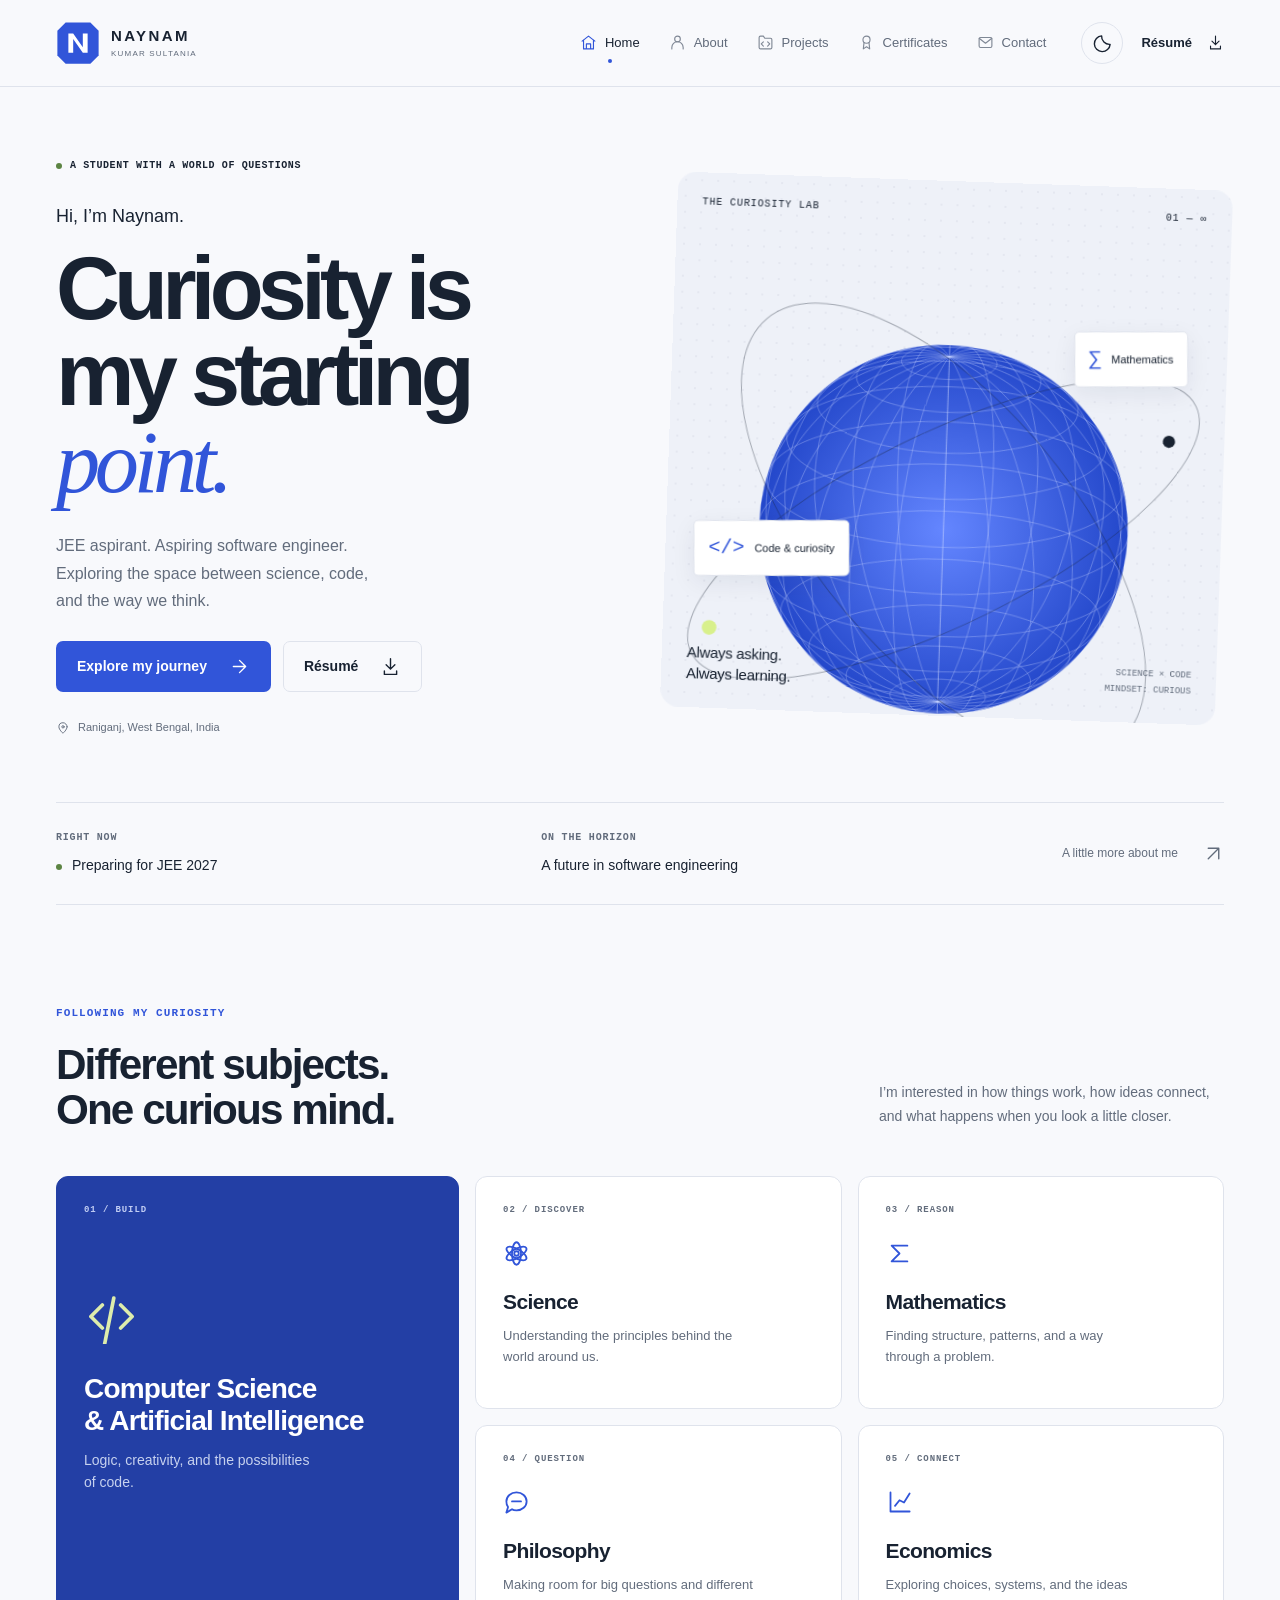
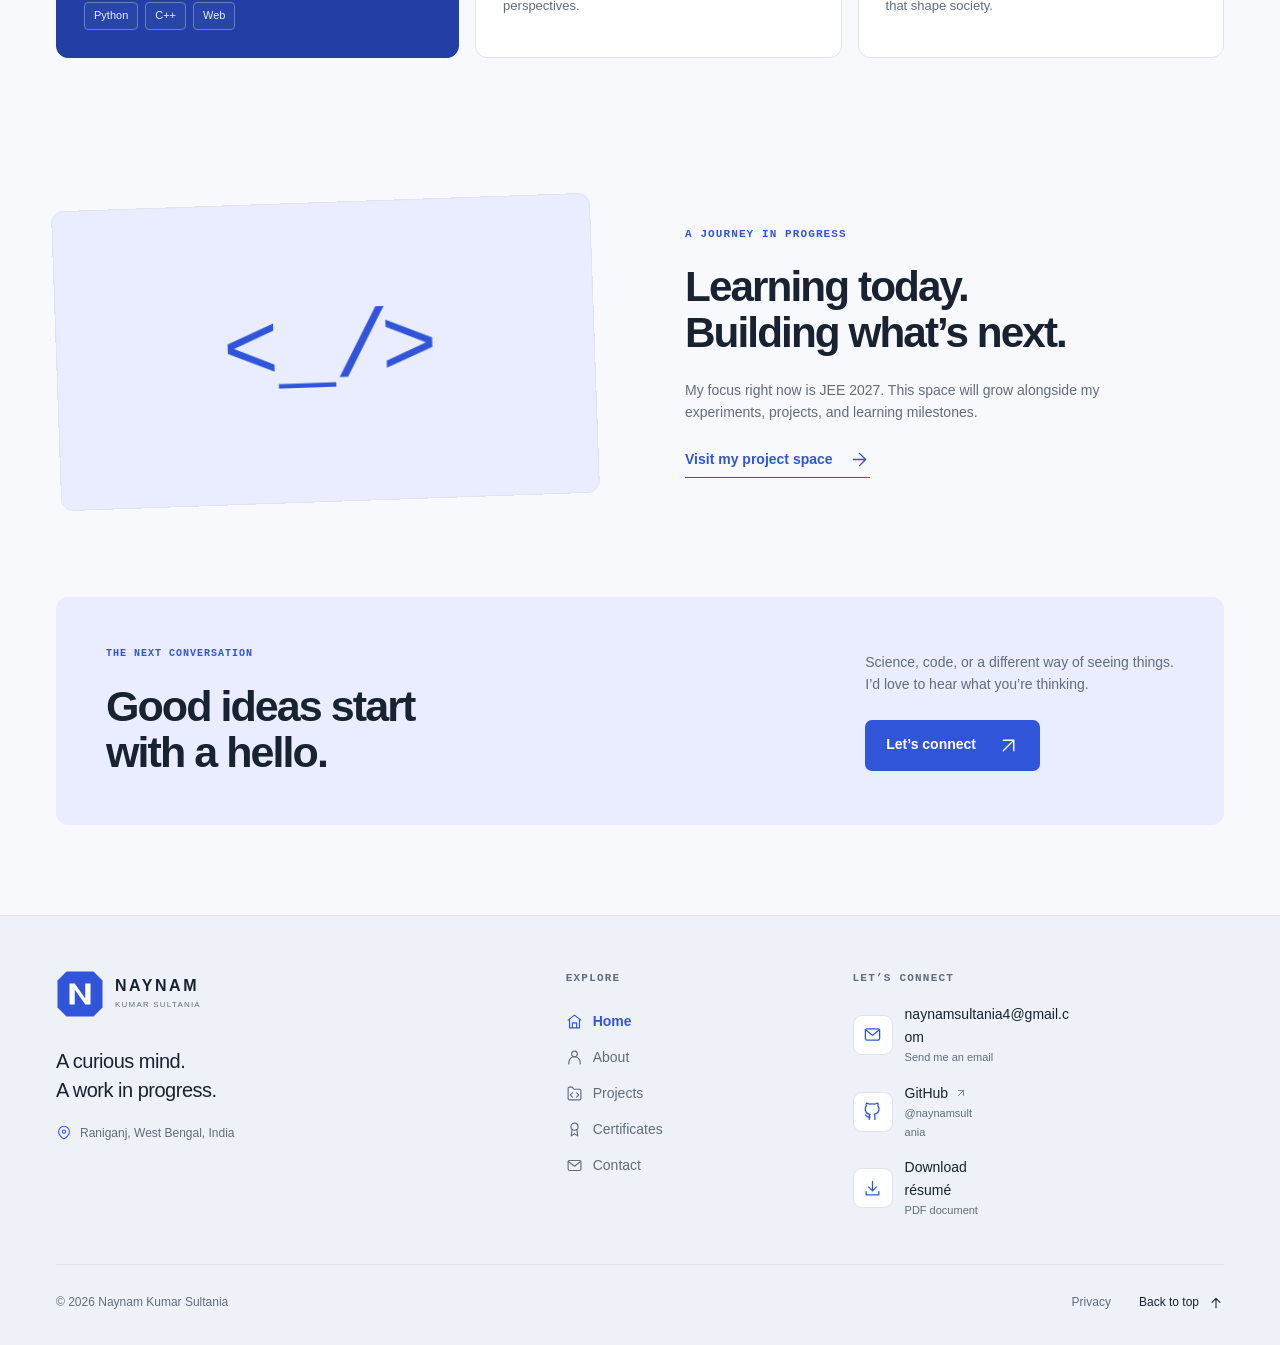
<file: index.html>
<!doctype html>
<html lang="en"><head><meta charset="utf-8"><meta name="viewport" content="width=device-width, initial-scale=1"><title>Home — Naynam Kumar Sultania</title><meta name="description" content="Student &amp; aspiring software engineer. Explore Naynam Kumar Sultania’s interests, education, skills, and journey toward JEE 2027."><meta name="theme-color" content="#f8f9fc"><meta name="color-scheme" content="light dark"><meta property="og:type" content="website"><meta property="og:title" content="Home — Naynam Kumar Sultania"><meta property="og:description" content="Student &amp; aspiring software engineer. Explore Naynam Kumar Sultania’s interests, education, skills, and journey toward JEE 2027."><meta name="twitter:card" content="summary"><link rel="icon" href="assets/favicon.svg?v=2" type="image/svg+xml"><script src="assets/theme.js"></script><link rel="stylesheet" href="assets/style.css?v=4"><script type="application/ld+json">{"@context": "https://schema.org", "@type": "Person", "name": "Naynam Kumar Sultania", "jobTitle": "JEE aspirant and aspiring software engineer", "email": "mailto:naynamsultania4@gmail.com", "address": {"@type": "PostalAddress", "addressLocality": "Raniganj", "addressRegion": "West Bengal", "addressCountry": "IN"}, "knowsAbout": ["Science", "Mathematics", "Computer Science", "Artificial Intelligence", "Philosophy", "Economics", "Python", "C++", "HTML", "CSS", "JavaScript", "MySQL", "PostgreSQL"], "url": "https://naynamsultania.github.io/"}</script><script defer src="assets/content.js"></script><script defer src="assets/main.js?v=4"></script><link rel="canonical" href="https://naynamsultania.github.io/"><meta property="og:url" content="https://naynamsultania.github.io/"></head>
<body id="top" data-page="index"><a class="skip-link" href="#main">Skip to content</a><header class="site-header"><div class="container header-inner"><a class="brand" href="index.html" aria-label="Naynam Kumar Sultania, home"><svg class="brand-symbol" xmlns="http://www.w3.org/2000/svg" viewBox="0 0 64 64" width="44" height="44" aria-hidden="true" focusable="false"><path class="brand-plate" d="M14 2H50L62 14V50L50 62H14L2 50V14Z" fill="#3155d9"/><path class="brand-letter" d="M18 46V18H25L39 38V18H46V46H39L25 26V46Z" fill="#ffffff"/></svg><span class="brand-wordmark" aria-hidden="true"><span class="brand-name">Naynam</span><span class="brand-surname">Kumar Sultania</span></span></a><nav id="main-nav" aria-label="Main navigation"><a href="index.html" aria-current="page"><svg class="icon nav-icon" viewBox="0 0 24 24" fill="none" stroke="currentColor" stroke-width="1.6" stroke-linecap="round" stroke-linejoin="round" aria-hidden="true" focusable="false"><path d="m3 10 9-7 9 7"/><path d="M5 9v12h14V9M9 21v-7h6v7"/></svg><span>Home</span></a><a href="about.html" ><svg class="icon nav-icon" viewBox="0 0 24 24" fill="none" stroke="currentColor" stroke-width="1.6" stroke-linecap="round" stroke-linejoin="round" aria-hidden="true" focusable="false"><circle cx="12" cy="7" r="4"/><path d="M4 21v-2a8 8 0 0 1 16 0v2"/></svg><span>About</span></a><a href="projects.html" ><svg class="icon nav-icon" viewBox="0 0 24 24" fill="none" stroke="currentColor" stroke-width="1.6" stroke-linecap="round" stroke-linejoin="round" aria-hidden="true" focusable="false"><path d="M3 7V5a2 2 0 0 1 2-2h4l2 3h8a2 2 0 0 1 2 2v11a2 2 0 0 1-2 2H5a2 2 0 0 1-2-2V7Z"/><path d="m9 11-3 3 3 3m6-6 3 3-3 3"/></svg><span>Projects</span></a><a href="certificates.html" ><svg class="icon nav-icon" viewBox="0 0 24 24" fill="none" stroke="currentColor" stroke-width="1.6" stroke-linecap="round" stroke-linejoin="round" aria-hidden="true" focusable="false"><circle cx="12" cy="8" r="5"/><path d="m8.5 12-1 9L12 18l4.5 3-1-9"/></svg><span>Certificates</span></a><a href="contact.html" ><svg class="icon nav-icon" viewBox="0 0 24 24" fill="none" stroke="currentColor" stroke-width="1.6" stroke-linecap="round" stroke-linejoin="round" aria-hidden="true" focusable="false"><rect x="3" y="5" width="18" height="14" rx="2"/><path d="m3 6 9 7 9-7"/></svg><span>Contact</span></a></nav><div class="header-actions"><button type="button" class="icon-button theme-toggle" aria-label="Switch to dark mode"><svg class="icon" viewBox="0 0 24 24" fill="none" stroke="currentColor" stroke-width="1.6" stroke-linecap="round" stroke-linejoin="round" aria-hidden="true"><path d="M20.7 13A9 9 0 0 1 11 3.3 9 9 0 1 0 20.7 13Z"/></svg><svg class="icon" viewBox="0 0 24 24" fill="none" stroke="currentColor" stroke-width="1.6" stroke-linecap="round" stroke-linejoin="round" aria-hidden="true"><circle cx="12" cy="12" r="4"/><path d="M12 2v2m0 16v2M2 12h2m16 0h2M5 5l1.4 1.4m11.2 11.2L19 19M5 19l1.4-1.4M17.6 6.4 19 5"/></svg></button><a class="resume-link" href="assets/Naynam_Kumar_Sultania_Resume.pdf" download>Résumé <svg class="icon" viewBox="0 0 24 24" fill="none" stroke="currentColor" stroke-width="1.6" stroke-linecap="round" stroke-linejoin="round" aria-hidden="true"><path d="M12 3v12m-5-5 5 5 5-5M5 17v4h14v-4"/></svg></a><button type="button" class="icon-button menu-toggle" aria-label="Open menu" aria-controls="main-nav" aria-expanded="false"><svg class="icon" viewBox="0 0 24 24" fill="none" stroke="currentColor" stroke-width="1.6" stroke-linecap="round" stroke-linejoin="round" aria-hidden="true"><path d="M4 7h16M4 12h16M4 17h16"/></svg></button></div></div></header>
<main id="main">
<section class="hero container">
 <div class="hero-copy"><div class="availability"><span></span> A STUDENT WITH A WORLD OF QUESTIONS</div>
 <p class="hero-hello">Hi, I’m Naynam.</p><h1>Curiosity is<br>my starting<br><em>point.</em></h1>
 <p class="hero-description">JEE aspirant. Aspiring software engineer.<br>Exploring the space between science, code,<br class="desktop-break"> and the way we think.</p>
 <div class="hero-actions"><a class="button primary" href="about.html" >Explore my journey<svg class="icon" viewBox="0 0 24 24" fill="none" stroke="currentColor" stroke-width="1.6" stroke-linecap="round" stroke-linejoin="round" aria-hidden="true"><path d="M5 12h14M12 5l7 7-7 7"/></svg></a><a class="button secondary" href="assets/Naynam_Kumar_Sultania_Resume.pdf" download>Résumé<svg class="icon" viewBox="0 0 24 24" fill="none" stroke="currentColor" stroke-width="1.6" stroke-linecap="round" stroke-linejoin="round" aria-hidden="true"><path d="M12 3v12m-5-5 5 5 5-5M5 17v4h14v-4"/></svg></a></div>
 <p class="hero-location"><svg class="icon" viewBox="0 0 24 24" fill="none" stroke="currentColor" stroke-width="1.6" stroke-linecap="round" stroke-linejoin="round" aria-hidden="true"><path d="M19 10c0 5-7 11-7 11S5 15 5 10a7 7 0 0 1 14 0Z"/><circle cx="12" cy="10" r="2"/></svg> Raniganj, West Bengal, India</p></div>
 <div class="orbit-art" aria-hidden="true"><div class="art-top"><span>THE CURIOSITY LAB</span><span>01 — ∞</span></div>
    <svg class="orbital" viewBox="0 0 500 500"><defs><radialGradient id="sphere"><stop stop-color="#6486ff"/><stop offset="1" stop-color="#2347ca"/></radialGradient></defs><circle cx="250" cy="250" r="151" fill="url(#sphere)"/><g fill="none" stroke="#cad5ff" stroke-opacity=".38" stroke-width=".75"><polyline points="289.08,113.49 289.08,113.25 289.06,113.01 289.03,112.77 288.99,112.53 288.93,112.30 288.87,112.06 288.79,111.82 288.70,111.58 288.60,111.34 288.49,111.10 288.36,110.87 288.23,110.63 288.08,110.40 287.92,110.16 287.75,109.93 287.57,109.70 287.37,109.47 287.17,109.24 286.95,109.01 286.72,108.79 286.49,108.56 286.24,108.34 285.97,108.12 285.70,107.90 285.42,107.68 285.13,107.46 284.82,107.24 284.51,107.03 284.18,106.82 283.85,106.61 283.50,106.40 283.14,106.20 282.78,106.00 282.40,105.80 282.01,105.60 281.62,105.40 281.21,105.21 280.80,105.02 280.37,104.83 279.94,104.65 279.50,104.46 279.04,104.28 278.58,104.11 278.11,103.93 277.63,103.76 277.15,103.59 276.65,103.43 276.15,103.26 275.64,103.10 275.12,102.95 274.59,102.80 274.06,102.65 273.52,102.50 272.97,102.36 272.42,102.22 271.85,102.08 271.29,101.95 270.71,101.82 270.13,101.69 269.54,101.57 268.95,101.45 268.35,101.34 267.74,101.23 267.13,101.12 266.52,101.02 265.90,100.92 265.27,100.82 264.64,100.73 264.01,100.64 263.37,100.56 262.72,100.48 262.08,100.40 261.43,100.33 260.77,100.26 260.12,100.20 259.45,100.14 258.79,100.08 258.13,100.03 257.46,99.98 256.79,99.94 256.11,99.90 255.44,99.86 254.76,99.83 254.09,99.80 253.41,99.78 252.73,99.76 252.05,99.75 251.36,99.74 250.68,99.73 250.00,99.73 249.32,99.73 248.64,99.74 247.95,99.75 247.27,99.76 246.59,99.78 245.91,99.80 245.24,99.83 244.56,99.86 243.89,99.90 243.21,99.94 242.54,99.98 241.87,100.03 241.21,100.08 240.55,100.14 239.88,100.20 239.23,100.26 238.57,100.33 237.92,100.40 237.28,100.48 236.63,100.56 235.99,100.64 235.36,100.73 234.73,100.82 234.10,100.92 233.48,101.02 232.87,101.12 232.26,101.23 231.65,101.34 231.05,101.45 230.46,101.57 229.87,101.69 229.29,101.82 228.71,101.95 228.15,102.08 227.58,102.22 227.03,102.36 226.48,102.50 225.94,102.65 225.41,102.80 224.88,102.95 224.36,103.10 223.85,103.26 223.35,103.43 222.85,103.59 222.37,103.76 221.89,103.93 221.42,104.11 220.96,104.28 220.50,104.46 220.06,104.65 219.63,104.83 219.20,105.02 218.79,105.21 218.38,105.40 217.99,105.60 217.60,105.80 217.22,106.00 216.86,106.20 216.50,106.40 216.15,106.61 215.82,106.82 215.49,107.03 215.18,107.24 214.87,107.46 214.58,107.68 214.30,107.90 214.03,108.12 213.76,108.34 213.51,108.56 213.28,108.79 213.05,109.01 212.83,109.24 212.63,109.47 212.43,109.70 212.25,109.93 212.08,110.16 211.92,110.40 211.77,110.63 211.64,110.87 211.51,111.10 211.40,111.34 211.30,111.58 211.21,111.82 211.13,112.06 211.07,112.30 211.01,112.53 210.97,112.77 210.94,113.01 210.92,113.25 210.92,113.49 210.92,113.74 210.94,113.98 210.97,114.22 211.01,114.46 211.07,114.69 211.13,114.93 211.21,115.17 211.30,115.41 211.40,115.65 211.51,115.89 211.64,116.12 211.77,116.36 211.92,116.59 212.08,116.83 212.25,117.06 212.43,117.29 212.63,117.52 212.83,117.75 213.05,117.98 213.28,118.20 213.51,118.43 213.76,118.65 214.03,118.87 214.30,119.09 214.58,119.31 214.87,119.53 215.18,119.75 215.49,119.96 215.82,120.17 216.15,120.38 216.50,120.59 216.86,120.79 217.22,120.99 217.60,121.19 217.99,121.39 218.38,121.59 218.79,121.78 219.20,121.97 219.63,122.16 220.06,122.34 220.50,122.53 220.96,122.71 221.42,122.88 221.89,123.06 222.37,123.23 222.85,123.40 223.35,123.56 223.85,123.73 224.36,123.89 224.88,124.04 225.41,124.19 225.94,124.34 226.48,124.49 227.03,124.63 227.58,124.77 228.15,124.91 228.71,125.04 229.29,125.17 229.87,125.30 230.46,125.42 231.05,125.54 231.65,125.65 232.26,125.76 232.87,125.87 233.48,125.97 234.10,126.07 234.73,126.17 235.36,126.26 235.99,126.35 236.63,126.43 237.28,126.51 237.92,126.59 238.57,126.66 239.23,126.73 239.88,126.79 240.55,126.85 241.21,126.91 241.87,126.96 242.54,127.01 243.21,127.05 243.89,127.09 244.56,127.13 245.24,127.16 245.91,127.19 246.59,127.21 247.27,127.23 247.95,127.24 248.64,127.25 249.32,127.26 250.00,127.26 250.68,127.26 251.36,127.25 252.05,127.24 252.73,127.23 253.41,127.21 254.09,127.19 254.76,127.16 255.44,127.13 256.11,127.09 256.79,127.05 257.46,127.01 258.13,126.96 258.79,126.91 259.45,126.85 260.12,126.79 260.77,126.73 261.43,126.66 262.08,126.59 262.72,126.51 263.37,126.43 264.01,126.35 264.64,126.26 265.27,126.17 265.90,126.07 266.52,125.97 267.13,125.87 267.74,125.76 268.35,125.65 268.95,125.54 269.54,125.42 270.13,125.30 270.71,125.17 271.29,125.04 271.85,124.91 272.42,124.77 272.97,124.63 273.52,124.49 274.06,124.34 274.59,124.19 275.12,124.04 275.64,123.89 276.15,123.73 276.65,123.56 277.15,123.40 277.63,123.23 278.11,123.06 278.58,122.88 279.04,122.71 279.50,122.53 279.94,122.34 280.37,122.16 280.80,121.97 281.21,121.78 281.62,121.59 282.01,121.39 282.40,121.19 282.78,120.99 283.14,120.79 283.50,120.59 283.85,120.38 284.18,120.17 284.51,119.96 284.82,119.75 285.13,119.53 285.42,119.31 285.70,119.09 285.97,118.87 286.24,118.65 286.49,118.43 286.72,118.20 286.95,117.98 287.17,117.75 287.37,117.52 287.57,117.29 287.75,117.06 287.92,116.83 288.08,116.59 288.23,116.36 288.36,116.12 288.49,115.89 288.60,115.65 288.70,115.41 288.79,115.17 288.87,114.93 288.93,114.69 288.99,114.46 289.03,114.22 289.06,113.98 289.08,113.74 289.08,113.49"/><polyline points="325.50,127.61 325.49,127.15 325.45,126.68 325.40,126.22 325.32,125.76 325.21,125.29 325.09,124.83 324.94,124.37 324.77,123.91 324.57,123.45 324.35,122.99 324.11,122.54 323.85,122.08 323.56,121.63 323.26,121.18 322.93,120.73 322.58,120.28 322.20,119.84 321.80,119.39 321.39,118.95 320.95,118.52 320.49,118.08 320.00,117.65 319.50,117.22 318.97,116.80 318.43,116.37 317.86,115.95 317.27,115.54 316.66,115.13 316.03,114.72 315.38,114.31 314.72,113.91 314.03,113.52 313.32,113.13 312.59,112.74 311.85,112.36 311.08,111.98 310.30,111.61 309.49,111.24 308.67,110.88 307.84,110.52 306.98,110.16 306.11,109.82 305.22,109.47 304.31,109.14 303.39,108.81 302.45,108.48 301.49,108.16 300.52,107.85 299.53,107.54 298.53,107.24 297.51,106.94 296.48,106.65 295.44,106.37 294.38,106.10 293.31,105.83 292.22,105.56 291.12,105.31 290.01,105.06 288.89,104.82 287.75,104.58 286.60,104.35 285.45,104.13 284.28,103.92 283.10,103.71 281.91,103.51 280.71,103.32 279.50,103.13 278.28,102.95 277.06,102.78 275.82,102.62 274.58,102.47 273.33,102.32 272.07,102.18 270.81,102.05 269.54,101.92 268.27,101.81 266.98,101.70 265.70,101.60 264.41,101.50 263.11,101.42 261.81,101.34 260.51,101.28 259.20,101.21 257.89,101.16 256.58,101.12 255.27,101.08 253.95,101.05 252.63,101.03 251.32,101.02 250.00,101.02 248.68,101.02 247.37,101.03 246.05,101.05 244.73,101.08 243.42,101.12 242.11,101.16 240.80,101.21 239.49,101.28 238.19,101.34 236.89,101.42 235.59,101.50 234.30,101.60 233.02,101.70 231.73,101.81 230.46,101.92 229.19,102.05 227.93,102.18 226.67,102.32 225.42,102.47 224.18,102.62 222.94,102.78 221.72,102.95 220.50,103.13 219.29,103.32 218.09,103.51 216.90,103.71 215.72,103.92 214.55,104.13 213.40,104.35 212.25,104.58 211.11,104.82 209.99,105.06 208.88,105.31 207.78,105.56 206.69,105.83 205.62,106.10 204.56,106.37 203.52,106.65 202.49,106.94 201.47,107.24 200.47,107.54 199.48,107.85 198.51,108.16 197.55,108.48 196.61,108.81 195.69,109.14 194.78,109.47 193.89,109.82 193.02,110.16 192.16,110.52 191.33,110.88 190.51,111.24 189.70,111.61 188.92,111.98 188.15,112.36 187.41,112.74 186.68,113.13 185.97,113.52 185.28,113.91 184.62,114.31 183.97,114.72 183.34,115.13 182.73,115.54 182.14,115.95 181.57,116.37 181.03,116.80 180.50,117.22 180.00,117.65 179.51,118.08 179.05,118.52 178.61,118.95 178.20,119.39 177.80,119.84 177.42,120.28 177.07,120.73 176.74,121.18 176.44,121.63 176.15,122.08 175.89,122.54 175.65,122.99 175.43,123.45 175.23,123.91 175.06,124.37 174.91,124.83 174.79,125.29 174.68,125.76 174.60,126.22 174.55,126.68 174.51,127.15 174.50,127.61 174.51,128.08 174.55,128.54 174.60,129.00 174.68,129.47 174.79,129.93 174.91,130.39 175.06,130.85 175.23,131.31 175.43,131.77 175.65,132.23 175.89,132.69 176.15,133.14 176.44,133.60 176.74,134.05 177.07,134.50 177.42,134.94 177.80,135.39 178.20,135.83 178.61,136.27 179.05,136.71 179.51,137.14 180.00,137.58 180.50,138.01 181.03,138.43 181.57,138.85 182.14,139.27 182.73,139.69 183.34,140.10 183.97,140.51 184.62,140.91 185.28,141.31 185.97,141.71 186.68,142.10 187.41,142.49 188.15,142.87 188.92,143.25 189.70,143.62 190.51,143.99 191.33,144.35 192.16,144.71 193.02,145.06 193.89,145.41 194.78,145.75 195.69,146.09 196.61,146.42 197.55,146.74 198.51,147.06 199.48,147.38 200.47,147.69 201.47,147.99 202.49,148.28 203.52,148.57 204.56,148.85 205.62,149.13 206.69,149.40 207.78,149.66 208.88,149.92 209.99,150.17 211.11,150.41 212.25,150.65 213.40,150.87 214.55,151.10 215.72,151.31 216.90,151.52 218.09,151.72 219.29,151.91 220.50,152.10 221.72,152.27 222.94,152.44 224.18,152.61 225.42,152.76 226.67,152.91 227.93,153.05 229.19,153.18 230.46,153.30 231.73,153.42 233.02,153.53 234.30,153.63 235.59,153.72 236.89,153.81 238.19,153.88 239.49,153.95 240.80,154.01 242.11,154.06 243.42,154.11 244.73,154.14 246.05,154.17 247.37,154.19 248.68,154.21 250.00,154.21 251.32,154.21 252.63,154.19 253.95,154.17 255.27,154.14 256.58,154.11 257.89,154.06 259.20,154.01 260.51,153.95 261.81,153.88 263.11,153.81 264.41,153.72 265.70,153.63 266.98,153.53 268.27,153.42 269.54,153.30 270.81,153.18 272.07,153.05 273.33,152.91 274.58,152.76 275.82,152.61 277.06,152.44 278.28,152.27 279.50,152.10 280.71,151.91 281.91,151.72 283.10,151.52 284.28,151.31 285.45,151.10 286.60,150.87 287.75,150.65 288.89,150.41 290.01,150.17 291.12,149.92 292.22,149.66 293.31,149.40 294.38,149.13 295.44,148.85 296.48,148.57 297.51,148.28 298.53,147.99 299.53,147.69 300.52,147.38 301.49,147.06 302.45,146.74 303.39,146.42 304.31,146.09 305.22,145.75 306.11,145.41 306.98,145.06 307.84,144.71 308.67,144.35 309.49,143.99 310.30,143.62 311.08,143.25 311.85,142.87 312.59,142.49 313.32,142.10 314.03,141.71 314.72,141.31 315.38,140.91 316.03,140.51 316.66,140.10 317.27,139.69 317.86,139.27 318.43,138.85 318.97,138.43 319.50,138.01 320.00,137.58 320.49,137.14 320.95,136.71 321.39,136.27 321.80,135.83 322.20,135.39 322.58,134.94 322.93,134.50 323.26,134.05 323.56,133.60 323.85,133.14 324.11,132.69 324.35,132.23 324.57,131.77 324.77,131.31 324.94,130.85 325.09,130.39 325.21,129.93 325.32,129.47 325.40,129.00 325.45,128.54 325.49,128.08 325.50,127.61"/><polyline points="356.77,150.07 356.76,149.41 356.71,148.76 356.63,148.10 356.51,147.45 356.37,146.79 356.19,146.14 355.98,145.49 355.73,144.84 355.46,144.19 355.15,143.54 354.81,142.89 354.44,142.25 354.04,141.61 353.60,140.97 353.13,140.34 352.64,139.70 352.11,139.07 351.55,138.45 350.96,137.83 350.33,137.21 349.68,136.59 349.00,135.98 348.29,135.37 347.54,134.77 346.77,134.18 345.97,133.58 345.14,133.00 344.28,132.41 343.39,131.84 342.47,131.26 341.52,130.70 340.55,130.14 339.55,129.59 338.52,129.04 337.46,128.50 336.38,127.96 335.27,127.44 334.14,126.91 332.98,126.40 331.79,125.89 330.58,125.39 329.35,124.90 328.09,124.42 326.81,123.94 325.50,123.47 324.17,123.01 322.82,122.56 321.45,122.12 320.05,121.68 318.63,121.26 317.19,120.84 315.74,120.43 314.26,120.03 312.76,119.64 311.24,119.26 309.71,118.89 308.15,118.53 306.58,118.17 304.99,117.83 303.39,117.50 301.76,117.17 300.13,116.86 298.47,116.56 296.81,116.26 295.12,115.98 293.43,115.71 291.72,115.45 290.00,115.20 288.26,114.96 286.52,114.73 284.76,114.51 282.99,114.30 281.22,114.10 279.43,113.92 277.63,113.74 275.83,113.58 274.02,113.42 272.20,113.28 270.37,113.15 268.54,113.03 266.70,112.92 264.86,112.82 263.01,112.74 261.16,112.66 259.31,112.60 257.45,112.55 255.59,112.51 253.73,112.48 251.86,112.46 250.00,112.46 248.14,112.46 246.27,112.48 244.41,112.51 242.55,112.55 240.69,112.60 238.84,112.66 236.99,112.74 235.14,112.82 233.30,112.92 231.46,113.03 229.63,113.15 227.80,113.28 225.98,113.42 224.17,113.58 222.37,113.74 220.57,113.92 218.78,114.10 217.01,114.30 215.24,114.51 213.48,114.73 211.74,114.96 210.00,115.20 208.28,115.45 206.57,115.71 204.88,115.98 203.19,116.26 201.53,116.56 199.87,116.86 198.24,117.17 196.61,117.50 195.01,117.83 193.42,118.17 191.85,118.53 190.29,118.89 188.76,119.26 187.24,119.64 185.74,120.03 184.26,120.43 182.81,120.84 181.37,121.26 179.95,121.68 178.55,122.12 177.18,122.56 175.83,123.01 174.50,123.47 173.19,123.94 171.91,124.42 170.65,124.90 169.42,125.39 168.21,125.89 167.02,126.40 165.86,126.91 164.73,127.44 163.62,127.96 162.54,128.50 161.48,129.04 160.45,129.59 159.45,130.14 158.48,130.70 157.53,131.26 156.61,131.84 155.72,132.41 154.86,133.00 154.03,133.58 153.23,134.18 152.46,134.77 151.71,135.37 151.00,135.98 150.32,136.59 149.67,137.21 149.04,137.83 148.45,138.45 147.89,139.07 147.36,139.70 146.87,140.34 146.40,140.97 145.96,141.61 145.56,142.25 145.19,142.89 144.85,143.54 144.54,144.19 144.27,144.84 144.02,145.49 143.81,146.14 143.63,146.79 143.49,147.45 143.37,148.10 143.29,148.76 143.24,149.41 143.23,150.07 143.24,150.73 143.29,151.38 143.37,152.04 143.49,152.70 143.63,153.35 143.81,154.00 144.02,154.66 144.27,155.31 144.54,155.96 144.85,156.60 145.19,157.25 145.56,157.89 145.96,158.53 146.40,159.17 146.87,159.81 147.36,160.44 147.89,161.07 148.45,161.69 149.04,162.32 149.67,162.94 150.32,163.55 151.00,164.16 151.71,164.77 152.46,165.37 153.23,165.97 154.03,166.56 154.86,167.15 155.72,167.73 156.61,168.31 157.53,168.88 158.48,169.44 159.45,170.00 160.45,170.56 161.48,171.10 162.54,171.65 163.62,172.18 164.73,172.71 165.86,173.23 167.02,173.74 168.21,174.25 169.42,174.75 170.65,175.24 171.91,175.72 173.19,176.20 174.50,176.67 175.83,177.13 177.18,177.58 178.55,178.02 179.95,178.46 181.37,178.88 182.81,179.30 184.26,179.71 185.74,180.11 187.24,180.50 188.76,180.88 190.29,181.25 191.85,181.62 193.42,181.97 195.01,182.31 196.61,182.65 198.24,182.97 199.87,183.28 201.53,183.59 203.19,183.88 204.88,184.16 206.57,184.43 208.28,184.69 210.00,184.95 211.74,185.19 213.48,185.42 215.24,185.64 217.01,185.84 218.78,186.04 220.57,186.23 222.37,186.40 224.17,186.57 225.98,186.72 227.80,186.86 229.63,186.99 231.46,187.11 233.30,187.22 235.14,187.32 236.99,187.40 238.84,187.48 240.69,187.54 242.55,187.59 244.41,187.63 246.27,187.66 248.14,187.68 250.00,187.68 251.86,187.68 253.73,187.66 255.59,187.63 257.45,187.59 259.31,187.54 261.16,187.48 263.01,187.40 264.86,187.32 266.70,187.22 268.54,187.11 270.37,186.99 272.20,186.86 274.02,186.72 275.83,186.57 277.63,186.40 279.43,186.23 281.22,186.04 282.99,185.84 284.76,185.64 286.52,185.42 288.26,185.19 290.00,184.95 291.72,184.69 293.43,184.43 295.12,184.16 296.81,183.88 298.47,183.59 300.13,183.28 301.76,182.97 303.39,182.65 304.99,182.31 306.58,181.97 308.15,181.62 309.71,181.25 311.24,180.88 312.76,180.50 314.26,180.11 315.74,179.71 317.19,179.30 318.63,178.88 320.05,178.46 321.45,178.02 322.82,177.58 324.17,177.13 325.50,176.67 326.81,176.20 328.09,175.72 329.35,175.24 330.58,174.75 331.79,174.25 332.98,173.74 334.14,173.23 335.27,172.71 336.38,172.18 337.46,171.65 338.52,171.10 339.55,170.56 340.55,170.00 341.52,169.44 342.47,168.88 343.39,168.31 344.28,167.73 345.14,167.15 345.97,166.56 346.77,165.97 347.54,165.37 348.29,164.77 349.00,164.16 349.68,163.55 350.33,162.94 350.96,162.32 351.55,161.69 352.11,161.07 352.64,160.44 353.13,159.81 353.60,159.17 354.04,158.53 354.44,157.89 354.81,157.25 355.15,156.60 355.46,155.96 355.73,155.31 355.98,154.66 356.19,154.00 356.37,153.35 356.51,152.70 356.63,152.04 356.71,151.38 356.76,150.73 356.77,150.07"/><polyline points="380.77,179.34 380.75,178.54 380.69,177.73 380.59,176.93 380.45,176.13 380.27,175.32 380.05,174.52 379.80,173.73 379.50,172.93 379.16,172.13 378.78,171.34 378.37,170.55 377.91,169.76 377.42,168.98 376.89,168.20 376.31,167.42 375.70,166.64 375.06,165.87 374.37,165.10 373.65,164.34 372.88,163.58 372.08,162.83 371.25,162.08 370.37,161.34 369.46,160.60 368.52,159.87 367.54,159.15 366.52,158.43 365.46,157.71 364.37,157.01 363.25,156.31 362.09,155.61 360.90,154.93 359.67,154.25 358.41,153.58 357.12,152.92 355.80,152.26 354.44,151.62 353.05,150.98 351.63,150.35 350.18,149.73 348.69,149.12 347.18,148.52 345.64,147.92 344.07,147.34 342.47,146.77 340.84,146.20 339.18,145.65 337.50,145.11 335.79,144.57 334.06,144.05 332.30,143.54 330.51,143.04 328.70,142.55 326.86,142.07 325.01,141.60 323.13,141.15 321.22,140.70 319.30,140.27 317.35,139.85 315.38,139.44 313.40,139.05 311.39,138.67 309.37,138.29 307.33,137.94 305.27,137.59 303.19,137.26 301.10,136.94 298.99,136.63 296.86,136.33 294.73,136.05 292.57,135.78 290.41,135.53 288.23,135.29 286.05,135.06 283.85,134.84 281.64,134.64 279.42,134.45 277.19,134.28 274.95,134.12 272.71,133.97 270.46,133.84 268.20,133.72 265.94,133.62 263.67,133.53 261.40,133.45 259.12,133.39 256.84,133.34 254.56,133.30 252.28,133.28 250.00,133.27 247.72,133.28 245.44,133.30 243.16,133.34 240.88,133.39 238.60,133.45 236.33,133.53 234.06,133.62 231.80,133.72 229.54,133.84 227.29,133.97 225.05,134.12 222.81,134.28 220.58,134.45 218.36,134.64 216.15,134.84 213.95,135.06 211.77,135.29 209.59,135.53 207.43,135.78 205.27,136.05 203.14,136.33 201.01,136.63 198.90,136.94 196.81,137.26 194.73,137.59 192.67,137.94 190.63,138.29 188.61,138.67 186.60,139.05 184.62,139.44 182.65,139.85 180.70,140.27 178.78,140.70 176.87,141.15 174.99,141.60 173.14,142.07 171.30,142.55 169.49,143.04 167.70,143.54 165.94,144.05 164.21,144.57 162.50,145.11 160.82,145.65 159.16,146.20 157.53,146.77 155.93,147.34 154.36,147.92 152.82,148.52 151.31,149.12 149.82,149.73 148.37,150.35 146.95,150.98 145.56,151.62 144.20,152.26 142.88,152.92 141.59,153.58 140.33,154.25 139.10,154.93 137.91,155.61 136.75,156.31 135.63,157.01 134.54,157.71 133.48,158.43 132.46,159.15 131.48,159.87 130.54,160.60 129.63,161.34 128.75,162.08 127.92,162.83 127.12,163.58 126.35,164.34 125.63,165.10 124.94,165.87 124.30,166.64 123.69,167.42 123.11,168.20 122.58,168.98 122.09,169.76 121.63,170.55 121.22,171.34 120.84,172.13 120.50,172.93 120.20,173.73 119.95,174.52 119.73,175.32 119.55,176.13 119.41,176.93 119.31,177.73 119.25,178.54 119.23,179.34 119.25,180.14 119.31,180.95 119.41,181.75 119.55,182.55 119.73,183.35 119.95,184.16 120.20,184.95 120.50,185.75 120.84,186.55 121.22,187.34 121.63,188.13 122.09,188.92 122.58,189.70 123.11,190.48 123.69,191.26 124.30,192.04 124.94,192.81 125.63,193.58 126.35,194.34 127.12,195.10 127.92,195.85 128.75,196.60 129.63,197.34 130.54,198.08 131.48,198.81 132.46,199.53 133.48,200.25 134.54,200.97 135.63,201.67 136.75,202.37 137.91,203.07 139.10,203.75 140.33,204.43 141.59,205.10 142.88,205.76 144.20,206.42 145.56,207.06 146.95,207.70 148.37,208.33 149.82,208.95 151.31,209.56 152.82,210.16 154.36,210.76 155.93,211.34 157.53,211.91 159.16,212.48 160.82,213.03 162.50,213.57 164.21,214.11 165.94,214.63 167.70,215.14 169.49,215.64 171.30,216.13 173.14,216.61 174.99,217.08 176.87,217.53 178.78,217.97 180.70,218.41 182.65,218.83 184.62,219.23 186.60,219.63 188.61,220.01 190.63,220.39 192.67,220.74 194.73,221.09 196.81,221.42 198.90,221.74 201.01,222.05 203.14,222.35 205.27,222.63 207.43,222.90 209.59,223.15 211.77,223.39 213.95,223.62 216.15,223.84 218.36,224.04 220.58,224.23 222.81,224.40 225.05,224.56 227.29,224.71 229.54,224.84 231.80,224.96 234.06,225.06 236.33,225.15 238.60,225.23 240.88,225.29 243.16,225.34 245.44,225.38 247.72,225.40 250.00,225.41 252.28,225.40 254.56,225.38 256.84,225.34 259.12,225.29 261.40,225.23 263.67,225.15 265.94,225.06 268.20,224.96 270.46,224.84 272.71,224.71 274.95,224.56 277.19,224.40 279.42,224.23 281.64,224.04 283.85,223.84 286.05,223.62 288.23,223.39 290.41,223.15 292.57,222.90 294.73,222.63 296.86,222.35 298.99,222.05 301.10,221.74 303.19,221.42 305.27,221.09 307.33,220.74 309.37,220.39 311.39,220.01 313.40,219.63 315.38,219.23 317.35,218.83 319.30,218.41 321.22,217.97 323.13,217.53 325.01,217.08 326.86,216.61 328.70,216.13 330.51,215.64 332.30,215.14 334.06,214.63 335.79,214.11 337.50,213.57 339.18,213.03 340.84,212.48 342.47,211.91 344.07,211.34 345.64,210.76 347.18,210.16 348.69,209.56 350.18,208.95 351.63,208.33 353.05,207.70 354.44,207.06 355.80,206.42 357.12,205.76 358.41,205.10 359.67,204.43 360.90,203.75 362.09,203.07 363.25,202.37 364.37,201.67 365.46,200.97 366.52,200.25 367.54,199.53 368.52,198.81 369.46,198.08 370.37,197.34 371.25,196.60 372.08,195.85 372.88,195.10 373.65,194.34 374.37,193.58 375.06,192.81 375.70,192.04 376.31,191.26 376.89,190.48 377.42,189.70 377.91,188.92 378.37,188.13 378.78,187.34 379.16,186.55 379.50,185.75 379.80,184.95 380.05,184.16 380.27,183.35 380.45,182.55 380.59,181.75 380.69,180.95 380.75,180.14 380.77,179.34"/><polyline points="395.85,213.42 395.83,212.53 395.77,211.63 395.65,210.73 395.50,209.84 395.30,208.95 395.06,208.05 394.77,207.16 394.44,206.27 394.06,205.39 393.64,204.50 393.18,203.62 392.67,202.74 392.12,201.87 391.52,200.99 390.88,200.13 390.20,199.26 389.48,198.40 388.72,197.55 387.91,196.70 387.06,195.85 386.17,195.01 385.23,194.18 384.26,193.35 383.24,192.53 382.19,191.71 381.09,190.90 379.96,190.10 378.78,189.30 377.57,188.51 376.31,187.73 375.02,186.96 373.69,186.20 372.32,185.44 370.92,184.69 369.48,183.95 368.00,183.22 366.48,182.50 364.94,181.79 363.35,181.09 361.73,180.40 360.08,179.71 358.39,179.04 356.67,178.38 354.92,177.73 353.13,177.09 351.32,176.46 349.47,175.85 347.60,175.24 345.69,174.65 343.75,174.06 341.79,173.49 339.80,172.93 337.78,172.39 335.73,171.86 333.66,171.33 331.56,170.83 329.44,170.33 327.29,169.85 325.12,169.38 322.93,168.93 320.71,168.48 318.47,168.06 316.22,167.64 313.94,167.24 311.64,166.86 309.32,166.48 306.99,166.13 304.64,165.78 302.27,165.46 299.89,165.14 297.49,164.84 295.07,164.56 292.64,164.29 290.20,164.03 287.75,163.79 285.29,163.57 282.81,163.36 280.32,163.17 277.83,162.99 275.33,162.82 272.82,162.68 270.30,162.54 267.78,162.43 265.25,162.32 262.71,162.24 260.17,162.17 257.63,162.11 255.09,162.07 252.55,162.05 250.00,162.04 247.45,162.05 244.91,162.07 242.37,162.11 239.83,162.17 237.29,162.24 234.75,162.32 232.22,162.43 229.70,162.54 227.18,162.68 224.67,162.82 222.17,162.99 219.68,163.17 217.19,163.36 214.71,163.57 212.25,163.79 209.80,164.03 207.36,164.29 204.93,164.56 202.51,164.84 200.11,165.14 197.73,165.46 195.36,165.78 193.01,166.13 190.68,166.48 188.36,166.86 186.06,167.24 183.78,167.64 181.53,168.06 179.29,168.48 177.07,168.93 174.88,169.38 172.71,169.85 170.56,170.33 168.44,170.83 166.34,171.33 164.27,171.86 162.22,172.39 160.20,172.93 158.21,173.49 156.25,174.06 154.31,174.65 152.40,175.24 150.53,175.85 148.68,176.46 146.87,177.09 145.08,177.73 143.33,178.38 141.61,179.04 139.92,179.71 138.27,180.40 136.65,181.09 135.06,181.79 133.52,182.50 132.00,183.22 130.52,183.95 129.08,184.69 127.68,185.44 126.31,186.20 124.98,186.96 123.69,187.73 122.43,188.51 121.22,189.30 120.04,190.10 118.91,190.90 117.81,191.71 116.76,192.53 115.74,193.35 114.77,194.18 113.83,195.01 112.94,195.85 112.09,196.70 111.28,197.55 110.52,198.40 109.80,199.26 109.12,200.13 108.48,200.99 107.88,201.87 107.33,202.74 106.82,203.62 106.36,204.50 105.94,205.39 105.56,206.27 105.23,207.16 104.94,208.05 104.70,208.95 104.50,209.84 104.35,210.73 104.23,211.63 104.17,212.53 104.15,213.42 104.17,214.32 104.23,215.22 104.35,216.11 104.50,217.01 104.70,217.90 104.94,218.79 105.23,219.69 105.56,220.57 105.94,221.46 106.36,222.35 106.82,223.23 107.33,224.11 107.88,224.98 108.48,225.85 109.12,226.72 109.80,227.59 110.52,228.45 111.28,229.30 112.09,230.15 112.94,231.00 113.83,231.84 114.77,232.67 115.74,233.50 116.76,234.32 117.81,235.14 118.91,235.95 120.04,236.75 121.22,237.55 122.43,238.33 123.69,239.11 124.98,239.89 126.31,240.65 127.68,241.41 129.08,242.16 130.52,242.89 132.00,243.62 133.52,244.35 135.06,245.06 136.65,245.76 138.27,246.45 139.92,247.13 141.61,247.80 143.33,248.47 145.08,249.12 146.87,249.76 148.68,250.38 150.53,251.00 152.40,251.61 154.31,252.20 156.25,252.78 158.21,253.35 160.20,253.91 162.22,254.46 164.27,254.99 166.34,255.51 168.44,256.02 170.56,256.52 172.71,257.00 174.88,257.47 177.07,257.92 179.29,258.36 181.53,258.79 183.78,259.20 186.06,259.60 188.36,259.99 190.68,260.36 193.01,260.72 195.36,261.06 197.73,261.39 200.11,261.71 202.51,262.01 204.93,262.29 207.36,262.56 209.80,262.81 212.25,263.05 214.71,263.28 217.19,263.49 219.68,263.68 222.17,263.86 224.67,264.02 227.18,264.17 229.70,264.30 232.22,264.42 234.75,264.52 237.29,264.61 239.83,264.68 242.37,264.73 244.91,264.77 247.45,264.80 250.00,264.80 252.55,264.80 255.09,264.77 257.63,264.73 260.17,264.68 262.71,264.61 265.25,264.52 267.78,264.42 270.30,264.30 272.82,264.17 275.33,264.02 277.83,263.86 280.32,263.68 282.81,263.49 285.29,263.28 287.75,263.05 290.20,262.81 292.64,262.56 295.07,262.29 297.49,262.01 299.89,261.71 302.27,261.39 304.64,261.06 306.99,260.72 309.32,260.36 311.64,259.99 313.94,259.60 316.22,259.20 318.47,258.79 320.71,258.36 322.93,257.92 325.12,257.47 327.29,257.00 329.44,256.52 331.56,256.02 333.66,255.51 335.73,254.99 337.78,254.46 339.80,253.91 341.79,253.35 343.75,252.78 345.69,252.20 347.60,251.61 349.47,251.00 351.32,250.38 353.13,249.76 354.92,249.12 356.67,248.47 358.39,247.80 360.08,247.13 361.73,246.45 363.35,245.76 364.94,245.06 366.48,244.35 368.00,243.62 369.48,242.89 370.92,242.16 372.32,241.41 373.69,240.65 375.02,239.89 376.31,239.11 377.57,238.33 378.78,237.55 379.96,236.75 381.09,235.95 382.19,235.14 383.24,234.32 384.26,233.50 385.23,232.67 386.17,231.84 387.06,231.00 387.91,230.15 388.72,229.30 389.48,228.45 390.20,227.59 390.88,226.72 391.52,225.85 392.12,224.98 392.67,224.11 393.18,223.23 393.64,222.35 394.06,221.46 394.44,220.57 394.77,219.69 395.06,218.79 395.30,217.90 395.50,217.01 395.65,216.11 395.77,215.22 395.83,214.32 395.85,213.42"/><polyline points="401.00,250.00 400.98,249.07 400.91,248.14 400.79,247.22 400.63,246.29 400.43,245.36 400.17,244.44 399.87,243.52 399.53,242.60 399.14,241.68 398.71,240.76 398.23,239.85 397.70,238.94 397.13,238.03 396.51,237.13 395.85,236.23 395.15,235.34 394.40,234.45 393.61,233.56 392.77,232.68 391.89,231.81 390.97,230.94 390.00,230.07 389.00,229.22 387.95,228.36 386.85,227.52 385.72,226.68 384.54,225.85 383.33,225.03 382.07,224.21 380.77,223.40 379.43,222.60 378.06,221.81 376.64,221.03 375.18,220.25 373.69,219.49 372.16,218.73 370.59,217.99 368.99,217.25 367.35,216.52 365.67,215.81 363.96,215.10 362.21,214.41 360.43,213.72 358.62,213.05 356.77,212.39 354.89,211.74 352.98,211.10 351.04,210.47 349.06,209.85 347.06,209.25 345.03,208.66 342.96,208.08 340.87,207.52 338.76,206.97 336.61,206.43 334.44,205.90 332.24,205.39 330.02,204.89 327.77,204.40 325.50,203.93 323.21,203.48 320.89,203.03 318.55,202.60 316.19,202.19 313.82,201.79 311.42,201.41 309.00,201.04 306.57,200.68 304.11,200.34 301.65,200.01 299.16,199.70 296.66,199.41 294.15,199.13 291.62,198.87 289.08,198.62 286.53,198.39 283.97,198.17 281.39,197.97 278.81,197.78 276.22,197.61 273.62,197.46 271.02,197.32 268.40,197.20 265.78,197.10 263.16,197.01 260.53,196.94 257.90,196.88 255.27,196.84 252.64,196.81 250.00,196.81 247.36,196.81 244.73,196.84 242.10,196.88 239.47,196.94 236.84,197.01 234.22,197.10 231.60,197.20 228.98,197.32 226.38,197.46 223.78,197.61 221.19,197.78 218.61,197.97 216.03,198.17 213.47,198.39 210.92,198.62 208.38,198.87 205.85,199.13 203.34,199.41 200.84,199.70 198.35,200.01 195.89,200.34 193.43,200.68 191.00,201.04 188.58,201.41 186.18,201.79 183.81,202.19 181.45,202.60 179.11,203.03 176.79,203.48 174.50,203.93 172.23,204.40 169.98,204.89 167.76,205.39 165.56,205.90 163.39,206.43 161.24,206.97 159.13,207.52 157.04,208.08 154.97,208.66 152.94,209.25 150.94,209.85 148.96,210.47 147.02,211.10 145.11,211.74 143.23,212.39 141.38,213.05 139.57,213.72 137.79,214.41 136.04,215.10 134.33,215.81 132.65,216.52 131.01,217.25 129.41,217.99 127.84,218.73 126.31,219.49 124.82,220.25 123.36,221.03 121.94,221.81 120.57,222.60 119.23,223.40 117.93,224.21 116.67,225.03 115.46,225.85 114.28,226.68 113.15,227.52 112.05,228.36 111.00,229.22 110.00,230.07 109.03,230.94 108.11,231.81 107.23,232.68 106.39,233.56 105.60,234.45 104.85,235.34 104.15,236.23 103.49,237.13 102.87,238.03 102.30,238.94 101.77,239.85 101.29,240.76 100.86,241.68 100.47,242.60 100.13,243.52 99.83,244.44 99.57,245.36 99.37,246.29 99.21,247.22 99.09,248.14 99.02,249.07 99.00,250.00 99.02,250.93 99.09,251.86 99.21,252.78 99.37,253.71 99.57,254.64 99.83,255.56 100.13,256.48 100.47,257.40 100.86,258.32 101.29,259.24 101.77,260.15 102.30,261.06 102.87,261.97 103.49,262.87 104.15,263.77 104.85,264.66 105.60,265.55 106.39,266.44 107.23,267.32 108.11,268.19 109.03,269.06 110.00,269.93 111.00,270.78 112.05,271.64 113.15,272.48 114.28,273.32 115.46,274.15 116.67,274.97 117.93,275.79 119.23,276.60 120.57,277.40 121.94,278.19 123.36,278.97 124.82,279.75 126.31,280.51 127.84,281.27 129.41,282.01 131.01,282.75 132.65,283.48 134.33,284.19 136.04,284.90 137.79,285.59 139.57,286.28 141.38,286.95 143.23,287.61 145.11,288.26 147.02,288.90 148.96,289.53 150.94,290.15 152.94,290.75 154.97,291.34 157.04,291.92 159.13,292.48 161.24,293.03 163.39,293.57 165.56,294.10 167.76,294.61 169.98,295.11 172.23,295.60 174.50,296.07 176.79,296.52 179.11,296.97 181.45,297.40 183.81,297.81 186.18,298.21 188.58,298.59 191.00,298.96 193.43,299.32 195.89,299.66 198.35,299.99 200.84,300.30 203.34,300.59 205.85,300.87 208.38,301.13 210.92,301.38 213.47,301.61 216.03,301.83 218.61,302.03 221.19,302.22 223.78,302.39 226.38,302.54 228.98,302.68 231.60,302.80 234.22,302.90 236.84,302.99 239.47,303.06 242.10,303.12 244.73,303.16 247.36,303.19 250.00,303.19 252.64,303.19 255.27,303.16 257.90,303.12 260.53,303.06 263.16,302.99 265.78,302.90 268.40,302.80 271.02,302.68 273.62,302.54 276.22,302.39 278.81,302.22 281.39,302.03 283.97,301.83 286.53,301.61 289.08,301.38 291.62,301.13 294.15,300.87 296.66,300.59 299.16,300.30 301.65,299.99 304.11,299.66 306.57,299.32 309.00,298.96 311.42,298.59 313.82,298.21 316.19,297.81 318.55,297.40 320.89,296.97 323.21,296.52 325.50,296.07 327.77,295.60 330.02,295.11 332.24,294.61 334.44,294.10 336.61,293.57 338.76,293.03 340.87,292.48 342.96,291.92 345.03,291.34 347.06,290.75 349.06,290.15 351.04,289.53 352.98,288.90 354.89,288.26 356.77,287.61 358.62,286.95 360.43,286.28 362.21,285.59 363.96,284.90 365.67,284.19 367.35,283.48 368.99,282.75 370.59,282.01 372.16,281.27 373.69,280.51 375.18,279.75 376.64,278.97 378.06,278.19 379.43,277.40 380.77,276.60 382.07,275.79 383.33,274.97 384.54,274.15 385.72,273.32 386.85,272.48 387.95,271.64 389.00,270.78 390.00,269.93 390.97,269.06 391.89,268.19 392.77,267.32 393.61,266.44 394.40,265.55 395.15,264.66 395.85,263.77 396.51,262.87 397.13,261.97 397.70,261.06 398.23,260.15 398.71,259.24 399.14,258.32 399.53,257.40 399.87,256.48 400.17,255.56 400.43,254.64 400.63,253.71 400.79,252.78 400.91,251.86 400.98,250.93 401.00,250.00"/><polyline points="395.85,286.58 395.83,285.68 395.77,284.78 395.65,283.89 395.50,282.99 395.30,282.10 395.06,281.21 394.77,280.31 394.44,279.43 394.06,278.54 393.64,277.65 393.18,276.77 392.67,275.89 392.12,275.02 391.52,274.15 390.88,273.28 390.20,272.41 389.48,271.55 388.72,270.70 387.91,269.85 387.06,269.00 386.17,268.16 385.23,267.33 384.26,266.50 383.24,265.68 382.19,264.86 381.09,264.05 379.96,263.25 378.78,262.45 377.57,261.67 376.31,260.89 375.02,260.11 373.69,259.35 372.32,258.59 370.92,257.84 369.48,257.11 368.00,256.38 366.48,255.65 364.94,254.94 363.35,254.24 361.73,253.55 360.08,252.87 358.39,252.20 356.67,251.53 354.92,250.88 353.13,250.24 351.32,249.62 349.47,249.00 347.60,248.39 345.69,247.80 343.75,247.22 341.79,246.65 339.80,246.09 337.78,245.54 335.73,245.01 333.66,244.49 331.56,243.98 329.44,243.48 327.29,243.00 325.12,242.53 322.93,242.08 320.71,241.64 318.47,241.21 316.22,240.80 313.94,240.40 311.64,240.01 309.32,239.64 306.99,239.28 304.64,238.94 302.27,238.61 299.89,238.29 297.49,237.99 295.07,237.71 292.64,237.44 290.20,237.19 287.75,236.95 285.29,236.72 282.81,236.51 280.32,236.32 277.83,236.14 275.33,235.98 272.82,235.83 270.30,235.70 267.78,235.58 265.25,235.48 262.71,235.39 260.17,235.32 257.63,235.27 255.09,235.23 252.55,235.20 250.00,235.20 247.45,235.20 244.91,235.23 242.37,235.27 239.83,235.32 237.29,235.39 234.75,235.48 232.22,235.58 229.70,235.70 227.18,235.83 224.67,235.98 222.17,236.14 219.68,236.32 217.19,236.51 214.71,236.72 212.25,236.95 209.80,237.19 207.36,237.44 204.93,237.71 202.51,237.99 200.11,238.29 197.73,238.61 195.36,238.94 193.01,239.28 190.68,239.64 188.36,240.01 186.06,240.40 183.78,240.80 181.53,241.21 179.29,241.64 177.07,242.08 174.88,242.53 172.71,243.00 170.56,243.48 168.44,243.98 166.34,244.49 164.27,245.01 162.22,245.54 160.20,246.09 158.21,246.65 156.25,247.22 154.31,247.80 152.40,248.39 150.53,249.00 148.68,249.62 146.87,250.24 145.08,250.88 143.33,251.53 141.61,252.20 139.92,252.87 138.27,253.55 136.65,254.24 135.06,254.94 133.52,255.65 132.00,256.38 130.52,257.11 129.08,257.84 127.68,258.59 126.31,259.35 124.98,260.11 123.69,260.89 122.43,261.67 121.22,262.45 120.04,263.25 118.91,264.05 117.81,264.86 116.76,265.68 115.74,266.50 114.77,267.33 113.83,268.16 112.94,269.00 112.09,269.85 111.28,270.70 110.52,271.55 109.80,272.41 109.12,273.28 108.48,274.15 107.88,275.02 107.33,275.89 106.82,276.77 106.36,277.65 105.94,278.54 105.56,279.43 105.23,280.31 104.94,281.21 104.70,282.10 104.50,282.99 104.35,283.89 104.23,284.78 104.17,285.68 104.15,286.58 104.17,287.47 104.23,288.37 104.35,289.27 104.50,290.16 104.70,291.05 104.94,291.95 105.23,292.84 105.56,293.73 105.94,294.61 106.36,295.50 106.82,296.38 107.33,297.26 107.88,298.13 108.48,299.01 109.12,299.87 109.80,300.74 110.52,301.60 111.28,302.45 112.09,303.30 112.94,304.15 113.83,304.99 114.77,305.82 115.74,306.65 116.76,307.47 117.81,308.29 118.91,309.10 120.04,309.90 121.22,310.70 122.43,311.49 123.69,312.27 124.98,313.04 126.31,313.80 127.68,314.56 129.08,315.31 130.52,316.05 132.00,316.78 133.52,317.50 135.06,318.21 136.65,318.91 138.27,319.60 139.92,320.29 141.61,320.96 143.33,321.62 145.08,322.27 146.87,322.91 148.68,323.54 150.53,324.15 152.40,324.76 154.31,325.35 156.25,325.94 158.21,326.51 160.20,327.07 162.22,327.61 164.27,328.14 166.34,328.67 168.44,329.17 170.56,329.67 172.71,330.15 174.88,330.62 177.07,331.07 179.29,331.52 181.53,331.94 183.78,332.36 186.06,332.76 188.36,333.14 190.68,333.52 193.01,333.87 195.36,334.22 197.73,334.54 200.11,334.86 202.51,335.16 204.93,335.44 207.36,335.71 209.80,335.97 212.25,336.21 214.71,336.43 217.19,336.64 219.68,336.83 222.17,337.01 224.67,337.18 227.18,337.32 229.70,337.46 232.22,337.57 234.75,337.68 237.29,337.76 239.83,337.83 242.37,337.89 244.91,337.93 247.45,337.95 250.00,337.96 252.55,337.95 255.09,337.93 257.63,337.89 260.17,337.83 262.71,337.76 265.25,337.68 267.78,337.57 270.30,337.46 272.82,337.32 275.33,337.18 277.83,337.01 280.32,336.83 282.81,336.64 285.29,336.43 287.75,336.21 290.20,335.97 292.64,335.71 295.07,335.44 297.49,335.16 299.89,334.86 302.27,334.54 304.64,334.22 306.99,333.87 309.32,333.52 311.64,333.14 313.94,332.76 316.22,332.36 318.47,331.94 320.71,331.52 322.93,331.07 325.12,330.62 327.29,330.15 329.44,329.67 331.56,329.17 333.66,328.67 335.73,328.14 337.78,327.61 339.80,327.07 341.79,326.51 343.75,325.94 345.69,325.35 347.60,324.76 349.47,324.15 351.32,323.54 353.13,322.91 354.92,322.27 356.67,321.62 358.39,320.96 360.08,320.29 361.73,319.60 363.35,318.91 364.94,318.21 366.48,317.50 368.00,316.78 369.48,316.05 370.92,315.31 372.32,314.56 373.69,313.80 375.02,313.04 376.31,312.27 377.57,311.49 378.78,310.70 379.96,309.90 381.09,309.10 382.19,308.29 383.24,307.47 384.26,306.65 385.23,305.82 386.17,304.99 387.06,304.15 387.91,303.30 388.72,302.45 389.48,301.60 390.20,300.74 390.88,299.87 391.52,299.01 392.12,298.13 392.67,297.26 393.18,296.38 393.64,295.50 394.06,294.61 394.44,293.73 394.77,292.84 395.06,291.95 395.30,291.05 395.50,290.16 395.65,289.27 395.77,288.37 395.83,287.47 395.85,286.58"/><polyline points="380.77,320.66 380.75,319.86 380.69,319.05 380.59,318.25 380.45,317.45 380.27,316.65 380.05,315.84 379.80,315.05 379.50,314.25 379.16,313.45 378.78,312.66 378.37,311.87 377.91,311.08 377.42,310.30 376.89,309.52 376.31,308.74 375.70,307.96 375.06,307.19 374.37,306.42 373.65,305.66 372.88,304.90 372.08,304.15 371.25,303.40 370.37,302.66 369.46,301.92 368.52,301.19 367.54,300.47 366.52,299.75 365.46,299.03 364.37,298.33 363.25,297.63 362.09,296.93 360.90,296.25 359.67,295.57 358.41,294.90 357.12,294.24 355.80,293.58 354.44,292.94 353.05,292.30 351.63,291.67 350.18,291.05 348.69,290.44 347.18,289.84 345.64,289.24 344.07,288.66 342.47,288.09 340.84,287.52 339.18,286.97 337.50,286.43 335.79,285.89 334.06,285.37 332.30,284.86 330.51,284.36 328.70,283.87 326.86,283.39 325.01,282.92 323.13,282.47 321.22,282.03 319.30,281.59 317.35,281.17 315.38,280.77 313.40,280.37 311.39,279.99 309.37,279.61 307.33,279.26 305.27,278.91 303.19,278.58 301.10,278.26 298.99,277.95 296.86,277.65 294.73,277.37 292.57,277.10 290.41,276.85 288.23,276.61 286.05,276.38 283.85,276.16 281.64,275.96 279.42,275.77 277.19,275.60 274.95,275.44 272.71,275.29 270.46,275.16 268.20,275.04 265.94,274.94 263.67,274.85 261.40,274.77 259.12,274.71 256.84,274.66 254.56,274.62 252.28,274.60 250.00,274.59 247.72,274.60 245.44,274.62 243.16,274.66 240.88,274.71 238.60,274.77 236.33,274.85 234.06,274.94 231.80,275.04 229.54,275.16 227.29,275.29 225.05,275.44 222.81,275.60 220.58,275.77 218.36,275.96 216.15,276.16 213.95,276.38 211.77,276.61 209.59,276.85 207.43,277.10 205.27,277.37 203.14,277.65 201.01,277.95 198.90,278.26 196.81,278.58 194.73,278.91 192.67,279.26 190.63,279.61 188.61,279.99 186.60,280.37 184.62,280.77 182.65,281.17 180.70,281.59 178.78,282.03 176.87,282.47 174.99,282.92 173.14,283.39 171.30,283.87 169.49,284.36 167.70,284.86 165.94,285.37 164.21,285.89 162.50,286.43 160.82,286.97 159.16,287.52 157.53,288.09 155.93,288.66 154.36,289.24 152.82,289.84 151.31,290.44 149.82,291.05 148.37,291.67 146.95,292.30 145.56,292.94 144.20,293.58 142.88,294.24 141.59,294.90 140.33,295.57 139.10,296.25 137.91,296.93 136.75,297.63 135.63,298.33 134.54,299.03 133.48,299.75 132.46,300.47 131.48,301.19 130.54,301.92 129.63,302.66 128.75,303.40 127.92,304.15 127.12,304.90 126.35,305.66 125.63,306.42 124.94,307.19 124.30,307.96 123.69,308.74 123.11,309.52 122.58,310.30 122.09,311.08 121.63,311.87 121.22,312.66 120.84,313.45 120.50,314.25 120.20,315.05 119.95,315.84 119.73,316.65 119.55,317.45 119.41,318.25 119.31,319.05 119.25,319.86 119.23,320.66 119.25,321.46 119.31,322.27 119.41,323.07 119.55,323.87 119.73,324.68 119.95,325.48 120.20,326.27 120.50,327.07 120.84,327.87 121.22,328.66 121.63,329.45 122.09,330.24 122.58,331.02 123.11,331.80 123.69,332.58 124.30,333.36 124.94,334.13 125.63,334.90 126.35,335.66 127.12,336.42 127.92,337.17 128.75,337.92 129.63,338.66 130.54,339.40 131.48,340.13 132.46,340.85 133.48,341.57 134.54,342.29 135.63,342.99 136.75,343.69 137.91,344.39 139.10,345.07 140.33,345.75 141.59,346.42 142.88,347.08 144.20,347.74 145.56,348.38 146.95,349.02 148.37,349.65 149.82,350.27 151.31,350.88 152.82,351.48 154.36,352.08 155.93,352.66 157.53,353.23 159.16,353.80 160.82,354.35 162.50,354.89 164.21,355.43 165.94,355.95 167.70,356.46 169.49,356.96 171.30,357.45 173.14,357.93 174.99,358.40 176.87,358.85 178.78,359.30 180.70,359.73 182.65,360.15 184.62,360.56 186.60,360.95 188.61,361.33 190.63,361.71 192.67,362.06 194.73,362.41 196.81,362.74 198.90,363.06 201.01,363.37 203.14,363.67 205.27,363.95 207.43,364.22 209.59,364.47 211.77,364.71 213.95,364.94 216.15,365.16 218.36,365.36 220.58,365.55 222.81,365.72 225.05,365.88 227.29,366.03 229.54,366.16 231.80,366.28 234.06,366.38 236.33,366.47 238.60,366.55 240.88,366.61 243.16,366.66 245.44,366.70 247.72,366.72 250.00,366.73 252.28,366.72 254.56,366.70 256.84,366.66 259.12,366.61 261.40,366.55 263.67,366.47 265.94,366.38 268.20,366.28 270.46,366.16 272.71,366.03 274.95,365.88 277.19,365.72 279.42,365.55 281.64,365.36 283.85,365.16 286.05,364.94 288.23,364.71 290.41,364.47 292.57,364.22 294.73,363.95 296.86,363.67 298.99,363.37 301.10,363.06 303.19,362.74 305.27,362.41 307.33,362.06 309.37,361.71 311.39,361.33 313.40,360.95 315.38,360.56 317.35,360.15 319.30,359.73 321.22,359.30 323.13,358.85 325.01,358.40 326.86,357.93 328.70,357.45 330.51,356.96 332.30,356.46 334.06,355.95 335.79,355.43 337.50,354.89 339.18,354.35 340.84,353.80 342.47,353.23 344.07,352.66 345.64,352.08 347.18,351.48 348.69,350.88 350.18,350.27 351.63,349.65 353.05,349.02 354.44,348.38 355.80,347.74 357.12,347.08 358.41,346.42 359.67,345.75 360.90,345.07 362.09,344.39 363.25,343.69 364.37,342.99 365.46,342.29 366.52,341.57 367.54,340.85 368.52,340.13 369.46,339.40 370.37,338.66 371.25,337.92 372.08,337.17 372.88,336.42 373.65,335.66 374.37,334.90 375.06,334.13 375.70,333.36 376.31,332.58 376.89,331.80 377.42,331.02 377.91,330.24 378.37,329.45 378.78,328.66 379.16,327.87 379.50,327.07 379.80,326.27 380.05,325.48 380.27,324.68 380.45,323.87 380.59,323.07 380.69,322.27 380.75,321.46 380.77,320.66"/><polyline points="356.77,349.93 356.76,349.27 356.71,348.62 356.63,347.96 356.51,347.30 356.37,346.65 356.19,346.00 355.98,345.34 355.73,344.69 355.46,344.04 355.15,343.40 354.81,342.75 354.44,342.11 354.04,341.47 353.60,340.83 353.13,340.19 352.64,339.56 352.11,338.93 351.55,338.31 350.96,337.68 350.33,337.06 349.68,336.45 349.00,335.84 348.29,335.23 347.54,334.63 346.77,334.03 345.97,333.44 345.14,332.85 344.28,332.27 343.39,331.69 342.47,331.12 341.52,330.56 340.55,330.00 339.55,329.44 338.52,328.90 337.46,328.35 336.38,327.82 335.27,327.29 334.14,326.77 332.98,326.26 331.79,325.75 330.58,325.25 329.35,324.76 328.09,324.28 326.81,323.80 325.50,323.33 324.17,322.87 322.82,322.42 321.45,321.98 320.05,321.54 318.63,321.12 317.19,320.70 315.74,320.29 314.26,319.89 312.76,319.50 311.24,319.12 309.71,318.75 308.15,318.38 306.58,318.03 304.99,317.69 303.39,317.35 301.76,317.03 300.13,316.72 298.47,316.41 296.81,316.12 295.12,315.84 293.43,315.57 291.72,315.31 290.00,315.05 288.26,314.81 286.52,314.58 284.76,314.36 282.99,314.16 281.22,313.96 279.43,313.77 277.63,313.60 275.83,313.43 274.02,313.28 272.20,313.14 270.37,313.01 268.54,312.89 266.70,312.78 264.86,312.68 263.01,312.60 261.16,312.52 259.31,312.46 257.45,312.41 255.59,312.37 253.73,312.34 251.86,312.32 250.00,312.32 248.14,312.32 246.27,312.34 244.41,312.37 242.55,312.41 240.69,312.46 238.84,312.52 236.99,312.60 235.14,312.68 233.30,312.78 231.46,312.89 229.63,313.01 227.80,313.14 225.98,313.28 224.17,313.43 222.37,313.60 220.57,313.77 218.78,313.96 217.01,314.16 215.24,314.36 213.48,314.58 211.74,314.81 210.00,315.05 208.28,315.31 206.57,315.57 204.88,315.84 203.19,316.12 201.53,316.41 199.87,316.72 198.24,317.03 196.61,317.35 195.01,317.69 193.42,318.03 191.85,318.38 190.29,318.75 188.76,319.12 187.24,319.50 185.74,319.89 184.26,320.29 182.81,320.70 181.37,321.12 179.95,321.54 178.55,321.98 177.18,322.42 175.83,322.87 174.50,323.33 173.19,323.80 171.91,324.28 170.65,324.76 169.42,325.25 168.21,325.75 167.02,326.26 165.86,326.77 164.73,327.29 163.62,327.82 162.54,328.35 161.48,328.90 160.45,329.44 159.45,330.00 158.48,330.56 157.53,331.12 156.61,331.69 155.72,332.27 154.86,332.85 154.03,333.44 153.23,334.03 152.46,334.63 151.71,335.23 151.00,335.84 150.32,336.45 149.67,337.06 149.04,337.68 148.45,338.31 147.89,338.93 147.36,339.56 146.87,340.19 146.40,340.83 145.96,341.47 145.56,342.11 145.19,342.75 144.85,343.40 144.54,344.04 144.27,344.69 144.02,345.34 143.81,346.00 143.63,346.65 143.49,347.30 143.37,347.96 143.29,348.62 143.24,349.27 143.23,349.93 143.24,350.59 143.29,351.24 143.37,351.90 143.49,352.55 143.63,353.21 143.81,353.86 144.02,354.51 144.27,355.16 144.54,355.81 144.85,356.46 145.19,357.11 145.56,357.75 145.96,358.39 146.40,359.03 146.87,359.66 147.36,360.30 147.89,360.93 148.45,361.55 149.04,362.17 149.67,362.79 150.32,363.41 151.00,364.02 151.71,364.63 152.46,365.23 153.23,365.82 154.03,366.42 154.86,367.00 155.72,367.59 156.61,368.16 157.53,368.74 158.48,369.30 159.45,369.86 160.45,370.41 161.48,370.96 162.54,371.50 163.62,372.04 164.73,372.56 165.86,373.09 167.02,373.60 168.21,374.11 169.42,374.61 170.65,375.10 171.91,375.58 173.19,376.06 174.50,376.53 175.83,376.99 177.18,377.44 178.55,377.88 179.95,378.32 181.37,378.74 182.81,379.16 184.26,379.57 185.74,379.97 187.24,380.36 188.76,380.74 190.29,381.11 191.85,381.47 193.42,381.83 195.01,382.17 196.61,382.50 198.24,382.83 199.87,383.14 201.53,383.44 203.19,383.74 204.88,384.02 206.57,384.29 208.28,384.55 210.00,384.80 211.74,385.04 213.48,385.27 215.24,385.49 217.01,385.70 218.78,385.90 220.57,386.08 222.37,386.26 224.17,386.42 225.98,386.58 227.80,386.72 229.63,386.85 231.46,386.97 233.30,387.08 235.14,387.18 236.99,387.26 238.84,387.34 240.69,387.40 242.55,387.45 244.41,387.49 246.27,387.52 248.14,387.54 250.00,387.54 251.86,387.54 253.73,387.52 255.59,387.49 257.45,387.45 259.31,387.40 261.16,387.34 263.01,387.26 264.86,387.18 266.70,387.08 268.54,386.97 270.37,386.85 272.20,386.72 274.02,386.58 275.83,386.42 277.63,386.26 279.43,386.08 281.22,385.90 282.99,385.70 284.76,385.49 286.52,385.27 288.26,385.04 290.00,384.80 291.72,384.55 293.43,384.29 295.12,384.02 296.81,383.74 298.47,383.44 300.13,383.14 301.76,382.83 303.39,382.50 304.99,382.17 306.58,381.83 308.15,381.47 309.71,381.11 311.24,380.74 312.76,380.36 314.26,379.97 315.74,379.57 317.19,379.16 318.63,378.74 320.05,378.32 321.45,377.88 322.82,377.44 324.17,376.99 325.50,376.53 326.81,376.06 328.09,375.58 329.35,375.10 330.58,374.61 331.79,374.11 332.98,373.60 334.14,373.09 335.27,372.56 336.38,372.04 337.46,371.50 338.52,370.96 339.55,370.41 340.55,369.86 341.52,369.30 342.47,368.74 343.39,368.16 344.28,367.59 345.14,367.00 345.97,366.42 346.77,365.82 347.54,365.23 348.29,364.63 349.00,364.02 349.68,363.41 350.33,362.79 350.96,362.17 351.55,361.55 352.11,360.93 352.64,360.30 353.13,359.66 353.60,359.03 354.04,358.39 354.44,357.75 354.81,357.11 355.15,356.46 355.46,355.81 355.73,355.16 355.98,354.51 356.19,353.86 356.37,353.21 356.51,352.55 356.63,351.90 356.71,351.24 356.76,350.59 356.77,349.93"/><polyline points="325.50,372.39 325.49,371.92 325.45,371.46 325.40,371.00 325.32,370.53 325.21,370.07 325.09,369.61 324.94,369.15 324.77,368.69 324.57,368.23 324.35,367.77 324.11,367.31 323.85,366.86 323.56,366.40 323.26,365.95 322.93,365.50 322.58,365.06 322.20,364.61 321.80,364.17 321.39,363.73 320.95,363.29 320.49,362.86 320.00,362.42 319.50,361.99 318.97,361.57 318.43,361.15 317.86,360.73 317.27,360.31 316.66,359.90 316.03,359.49 315.38,359.09 314.72,358.69 314.03,358.29 313.32,357.90 312.59,357.51 311.85,357.13 311.08,356.75 310.30,356.38 309.49,356.01 308.67,355.65 307.84,355.29 306.98,354.94 306.11,354.59 305.22,354.25 304.31,353.91 303.39,353.58 302.45,353.26 301.49,352.94 300.52,352.62 299.53,352.31 298.53,352.01 297.51,351.72 296.48,351.43 295.44,351.15 294.38,350.87 293.31,350.60 292.22,350.34 291.12,350.08 290.01,349.83 288.89,349.59 287.75,349.35 286.60,349.13 285.45,348.90 284.28,348.69 283.10,348.48 281.91,348.28 280.71,348.09 279.50,347.90 278.28,347.73 277.06,347.56 275.82,347.39 274.58,347.24 273.33,347.09 272.07,346.95 270.81,346.82 269.54,346.70 268.27,346.58 266.98,346.47 265.70,346.37 264.41,346.28 263.11,346.19 261.81,346.12 260.51,346.05 259.20,345.99 257.89,345.94 256.58,345.89 255.27,345.86 253.95,345.83 252.63,345.81 251.32,345.79 250.00,345.79 248.68,345.79 247.37,345.81 246.05,345.83 244.73,345.86 243.42,345.89 242.11,345.94 240.80,345.99 239.49,346.05 238.19,346.12 236.89,346.19 235.59,346.28 234.30,346.37 233.02,346.47 231.73,346.58 230.46,346.70 229.19,346.82 227.93,346.95 226.67,347.09 225.42,347.24 224.18,347.39 222.94,347.56 221.72,347.73 220.50,347.90 219.29,348.09 218.09,348.28 216.90,348.48 215.72,348.69 214.55,348.90 213.40,349.13 212.25,349.35 211.11,349.59 209.99,349.83 208.88,350.08 207.78,350.34 206.69,350.60 205.62,350.87 204.56,351.15 203.52,351.43 202.49,351.72 201.47,352.01 200.47,352.31 199.48,352.62 198.51,352.94 197.55,353.26 196.61,353.58 195.69,353.91 194.78,354.25 193.89,354.59 193.02,354.94 192.16,355.29 191.33,355.65 190.51,356.01 189.70,356.38 188.92,356.75 188.15,357.13 187.41,357.51 186.68,357.90 185.97,358.29 185.28,358.69 184.62,359.09 183.97,359.49 183.34,359.90 182.73,360.31 182.14,360.73 181.57,361.15 181.03,361.57 180.50,361.99 180.00,362.42 179.51,362.86 179.05,363.29 178.61,363.73 178.20,364.17 177.80,364.61 177.42,365.06 177.07,365.50 176.74,365.95 176.44,366.40 176.15,366.86 175.89,367.31 175.65,367.77 175.43,368.23 175.23,368.69 175.06,369.15 174.91,369.61 174.79,370.07 174.68,370.53 174.60,371.00 174.55,371.46 174.51,371.92 174.50,372.39 174.51,372.85 174.55,373.32 174.60,373.78 174.68,374.24 174.79,374.71 174.91,375.17 175.06,375.63 175.23,376.09 175.43,376.55 175.65,377.01 175.89,377.46 176.15,377.92 176.44,378.37 176.74,378.82 177.07,379.27 177.42,379.72 177.80,380.16 178.20,380.61 178.61,381.05 179.05,381.48 179.51,381.92 180.00,382.35 180.50,382.78 181.03,383.20 181.57,383.63 182.14,384.05 182.73,384.46 183.34,384.87 183.97,385.28 184.62,385.69 185.28,386.09 185.97,386.48 186.68,386.87 187.41,387.26 188.15,387.64 188.92,388.02 189.70,388.39 190.51,388.76 191.33,389.12 192.16,389.48 193.02,389.84 193.89,390.18 194.78,390.53 195.69,390.86 196.61,391.19 197.55,391.52 198.51,391.84 199.48,392.15 200.47,392.46 201.47,392.76 202.49,393.06 203.52,393.35 204.56,393.63 205.62,393.90 206.69,394.17 207.78,394.44 208.88,394.69 209.99,394.94 211.11,395.18 212.25,395.42 213.40,395.65 214.55,395.87 215.72,396.08 216.90,396.29 218.09,396.49 219.29,396.68 220.50,396.87 221.72,397.05 222.94,397.22 224.18,397.38 225.42,397.53 226.67,397.68 227.93,397.82 229.19,397.95 230.46,398.08 231.73,398.19 233.02,398.30 234.30,398.40 235.59,398.50 236.89,398.58 238.19,398.66 239.49,398.72 240.80,398.79 242.11,398.84 243.42,398.88 244.73,398.92 246.05,398.95 247.37,398.97 248.68,398.98 250.00,398.98 251.32,398.98 252.63,398.97 253.95,398.95 255.27,398.92 256.58,398.88 257.89,398.84 259.20,398.79 260.51,398.72 261.81,398.66 263.11,398.58 264.41,398.50 265.70,398.40 266.98,398.30 268.27,398.19 269.54,398.08 270.81,397.95 272.07,397.82 273.33,397.68 274.58,397.53 275.82,397.38 277.06,397.22 278.28,397.05 279.50,396.87 280.71,396.68 281.91,396.49 283.10,396.29 284.28,396.08 285.45,395.87 286.60,395.65 287.75,395.42 288.89,395.18 290.01,394.94 291.12,394.69 292.22,394.44 293.31,394.17 294.38,393.90 295.44,393.63 296.48,393.35 297.51,393.06 298.53,392.76 299.53,392.46 300.52,392.15 301.49,391.84 302.45,391.52 303.39,391.19 304.31,390.86 305.22,390.53 306.11,390.18 306.98,389.84 307.84,389.48 308.67,389.12 309.49,388.76 310.30,388.39 311.08,388.02 311.85,387.64 312.59,387.26 313.32,386.87 314.03,386.48 314.72,386.09 315.38,385.69 316.03,385.28 316.66,384.87 317.27,384.46 317.86,384.05 318.43,383.63 318.97,383.20 319.50,382.78 320.00,382.35 320.49,381.92 320.95,381.48 321.39,381.05 321.80,380.61 322.20,380.16 322.58,379.72 322.93,379.27 323.26,378.82 323.56,378.37 323.85,377.92 324.11,377.46 324.35,377.01 324.57,376.55 324.77,376.09 324.94,375.63 325.09,375.17 325.21,374.71 325.32,374.24 325.40,373.78 325.45,373.32 325.49,372.85 325.50,372.39"/><polyline points="289.08,386.51 289.08,386.26 289.06,386.02 289.03,385.78 288.99,385.54 288.93,385.31 288.87,385.07 288.79,384.83 288.70,384.59 288.60,384.35 288.49,384.11 288.36,383.88 288.23,383.64 288.08,383.41 287.92,383.17 287.75,382.94 287.57,382.71 287.37,382.48 287.17,382.25 286.95,382.02 286.72,381.80 286.49,381.57 286.24,381.35 285.97,381.13 285.70,380.91 285.42,380.69 285.13,380.47 284.82,380.25 284.51,380.04 284.18,379.83 283.85,379.62 283.50,379.41 283.14,379.21 282.78,379.01 282.40,378.81 282.01,378.61 281.62,378.41 281.21,378.22 280.80,378.03 280.37,377.84 279.94,377.66 279.50,377.47 279.04,377.29 278.58,377.12 278.11,376.94 277.63,376.77 277.15,376.60 276.65,376.44 276.15,376.27 275.64,376.11 275.12,375.96 274.59,375.81 274.06,375.66 273.52,375.51 272.97,375.37 272.42,375.23 271.85,375.09 271.29,374.96 270.71,374.83 270.13,374.70 269.54,374.58 268.95,374.46 268.35,374.35 267.74,374.24 267.13,374.13 266.52,374.03 265.90,373.93 265.27,373.83 264.64,373.74 264.01,373.65 263.37,373.57 262.72,373.49 262.08,373.41 261.43,373.34 260.77,373.27 260.12,373.21 259.45,373.15 258.79,373.09 258.13,373.04 257.46,372.99 256.79,372.95 256.11,372.91 255.44,372.87 254.76,372.84 254.09,372.81 253.41,372.79 252.73,372.77 252.05,372.76 251.36,372.75 250.68,372.74 250.00,372.74 249.32,372.74 248.64,372.75 247.95,372.76 247.27,372.77 246.59,372.79 245.91,372.81 245.24,372.84 244.56,372.87 243.89,372.91 243.21,372.95 242.54,372.99 241.87,373.04 241.21,373.09 240.55,373.15 239.88,373.21 239.23,373.27 238.57,373.34 237.92,373.41 237.28,373.49 236.63,373.57 235.99,373.65 235.36,373.74 234.73,373.83 234.10,373.93 233.48,374.03 232.87,374.13 232.26,374.24 231.65,374.35 231.05,374.46 230.46,374.58 229.87,374.70 229.29,374.83 228.71,374.96 228.15,375.09 227.58,375.23 227.03,375.37 226.48,375.51 225.94,375.66 225.41,375.81 224.88,375.96 224.36,376.11 223.85,376.27 223.35,376.44 222.85,376.60 222.37,376.77 221.89,376.94 221.42,377.12 220.96,377.29 220.50,377.47 220.06,377.66 219.63,377.84 219.20,378.03 218.79,378.22 218.38,378.41 217.99,378.61 217.60,378.81 217.22,379.01 216.86,379.21 216.50,379.41 216.15,379.62 215.82,379.83 215.49,380.04 215.18,380.25 214.87,380.47 214.58,380.69 214.30,380.91 214.03,381.13 213.76,381.35 213.51,381.57 213.28,381.80 213.05,382.02 212.83,382.25 212.63,382.48 212.43,382.71 212.25,382.94 212.08,383.17 211.92,383.41 211.77,383.64 211.64,383.88 211.51,384.11 211.40,384.35 211.30,384.59 211.21,384.83 211.13,385.07 211.07,385.31 211.01,385.54 210.97,385.78 210.94,386.02 210.92,386.26 210.92,386.51 210.92,386.75 210.94,386.99 210.97,387.23 211.01,387.47 211.07,387.70 211.13,387.94 211.21,388.18 211.30,388.42 211.40,388.66 211.51,388.90 211.64,389.13 211.77,389.37 211.92,389.60 212.08,389.84 212.25,390.07 212.43,390.30 212.63,390.53 212.83,390.76 213.05,390.99 213.28,391.21 213.51,391.44 213.76,391.66 214.03,391.88 214.30,392.10 214.58,392.32 214.87,392.54 215.18,392.76 215.49,392.97 215.82,393.18 216.15,393.39 216.50,393.60 216.86,393.80 217.22,394.00 217.60,394.20 217.99,394.40 218.38,394.60 218.79,394.79 219.20,394.98 219.63,395.17 220.06,395.35 220.50,395.54 220.96,395.72 221.42,395.89 221.89,396.07 222.37,396.24 222.85,396.41 223.35,396.57 223.85,396.74 224.36,396.90 224.88,397.05 225.41,397.20 225.94,397.35 226.48,397.50 227.03,397.64 227.58,397.78 228.15,397.92 228.71,398.05 229.29,398.18 229.87,398.31 230.46,398.43 231.05,398.55 231.65,398.66 232.26,398.77 232.87,398.88 233.48,398.98 234.10,399.08 234.73,399.18 235.36,399.27 235.99,399.36 236.63,399.44 237.28,399.52 237.92,399.60 238.57,399.67 239.23,399.74 239.88,399.80 240.55,399.86 241.21,399.92 241.87,399.97 242.54,400.02 243.21,400.06 243.89,400.10 244.56,400.14 245.24,400.17 245.91,400.20 246.59,400.22 247.27,400.24 247.95,400.25 248.64,400.26 249.32,400.27 250.00,400.27 250.68,400.27 251.36,400.26 252.05,400.25 252.73,400.24 253.41,400.22 254.09,400.20 254.76,400.17 255.44,400.14 256.11,400.10 256.79,400.06 257.46,400.02 258.13,399.97 258.79,399.92 259.45,399.86 260.12,399.80 260.77,399.74 261.43,399.67 262.08,399.60 262.72,399.52 263.37,399.44 264.01,399.36 264.64,399.27 265.27,399.18 265.90,399.08 266.52,398.98 267.13,398.88 267.74,398.77 268.35,398.66 268.95,398.55 269.54,398.43 270.13,398.31 270.71,398.18 271.29,398.05 271.85,397.92 272.42,397.78 272.97,397.64 273.52,397.50 274.06,397.35 274.59,397.20 275.12,397.05 275.64,396.90 276.15,396.74 276.65,396.57 277.15,396.41 277.63,396.24 278.11,396.07 278.58,395.89 279.04,395.72 279.50,395.54 279.94,395.35 280.37,395.17 280.80,394.98 281.21,394.79 281.62,394.60 282.01,394.40 282.40,394.20 282.78,394.00 283.14,393.80 283.50,393.60 283.85,393.39 284.18,393.18 284.51,392.97 284.82,392.76 285.13,392.54 285.42,392.32 285.70,392.10 285.97,391.88 286.24,391.66 286.49,391.44 286.72,391.21 286.95,390.99 287.17,390.76 287.37,390.53 287.57,390.30 287.75,390.07 287.92,389.84 288.08,389.60 288.23,389.37 288.36,389.13 288.49,388.90 288.60,388.66 288.70,388.42 288.79,388.18 288.87,387.94 288.93,387.70 288.99,387.47 289.03,387.23 289.06,386.99 289.08,386.75 289.08,386.51"/><polyline points="401.00,250.00 400.98,252.47 400.91,254.93 400.79,257.40 400.63,259.86 400.43,262.32 400.17,264.77 399.87,267.22 399.53,269.67 399.14,272.11 398.71,274.54 398.23,276.97 397.70,279.38 397.13,281.79 396.51,284.19 395.85,286.58 395.15,288.95 394.40,291.32 393.61,293.67 392.77,296.01 391.89,298.33 390.97,300.64 390.00,302.94 389.00,305.22 387.95,307.48 386.85,309.72 385.72,311.95 384.54,314.16 383.33,316.35 382.07,318.51 380.77,320.66 379.43,322.79 378.06,324.89 376.64,326.97 375.18,329.03 373.69,331.06 372.16,333.07 370.59,335.05 368.99,337.01 367.35,338.94 365.67,340.84 363.96,342.71 362.21,344.56 360.43,346.38 358.62,348.17 356.77,349.93 354.89,351.66 352.98,353.36 351.04,355.02 349.06,356.66 347.06,358.26 345.03,359.83 342.96,361.36 340.87,362.86 338.76,364.33 336.61,365.76 334.44,367.16 332.24,368.52 330.02,369.85 327.77,371.14 325.50,372.39 323.21,373.60 320.89,374.78 318.55,375.92 316.19,377.02 313.82,378.08 311.42,379.10 309.00,380.09 306.57,381.03 304.11,381.93 301.65,382.80 299.16,383.62 296.66,384.40 294.15,385.15 291.62,385.85 289.08,386.51 286.53,387.12 283.97,387.70 281.39,388.23 278.81,388.72 276.22,389.17 273.62,389.58 271.02,389.95 268.40,390.27 265.78,390.55 263.16,390.78 260.53,390.98 257.90,391.13 255.27,391.23 252.64,391.30 250.00,391.32 247.36,391.30 244.73,391.23 242.10,391.13 239.47,390.98 236.84,390.78 234.22,390.55 231.60,390.27 228.98,389.95 226.38,389.58 223.78,389.17 221.19,388.72 218.61,388.23 216.03,387.70 213.47,387.12 210.92,386.51 208.38,385.85 205.85,385.15 203.34,384.40 200.84,383.62 198.35,382.80 195.89,381.93 193.43,381.03 191.00,380.09 188.58,379.10 186.18,378.08 183.81,377.02 181.45,375.92 179.11,374.78 176.79,373.60 174.50,372.39 172.23,371.14 169.98,369.85 167.76,368.52 165.56,367.16 163.39,365.76 161.24,364.33 159.13,362.86 157.04,361.36 154.97,359.83 152.94,358.26 150.94,356.66 148.96,355.02 147.02,353.36 145.11,351.66 143.23,349.93 141.38,348.17 139.57,346.38 137.79,344.56 136.04,342.71 134.33,340.84 132.65,338.94 131.01,337.01 129.41,335.05 127.84,333.07 126.31,331.06 124.82,329.03 123.36,326.97 121.94,324.89 120.57,322.79 119.23,320.66 117.93,318.51 116.67,316.35 115.46,314.16 114.28,311.95 113.15,309.72 112.05,307.48 111.00,305.22 110.00,302.94 109.03,300.64 108.11,298.33 107.23,296.01 106.39,293.67 105.60,291.32 104.85,288.95 104.15,286.58 103.49,284.19 102.87,281.79 102.30,279.38 101.77,276.97 101.29,274.54 100.86,272.11 100.47,269.67 100.13,267.22 99.83,264.77 99.57,262.32 99.37,259.86 99.21,257.40 99.09,254.93 99.02,252.47 99.00,250.00 99.02,247.53 99.09,245.07 99.21,242.60 99.37,240.14 99.57,237.68 99.83,235.23 100.13,232.78 100.47,230.33 100.86,227.89 101.29,225.46 101.77,223.03 102.30,220.62 102.87,218.21 103.49,215.81 104.15,213.42 104.85,211.05 105.60,208.68 106.39,206.33 107.23,203.99 108.11,201.67 109.03,199.36 110.00,197.06 111.00,194.78 112.05,192.52 113.15,190.28 114.28,188.05 115.46,185.84 116.67,183.65 117.93,181.49 119.23,179.34 120.57,177.21 121.94,175.11 123.36,173.03 124.82,170.97 126.31,168.94 127.84,166.93 129.41,164.95 131.01,162.99 132.65,161.06 134.33,159.16 136.04,157.29 137.79,155.44 139.57,153.62 141.38,151.83 143.23,150.07 145.11,148.34 147.02,146.64 148.96,144.98 150.94,143.34 152.94,141.74 154.97,140.17 157.04,138.64 159.13,137.14 161.24,135.67 163.39,134.24 165.56,132.84 167.76,131.48 169.98,130.15 172.23,128.86 174.50,127.61 176.79,126.40 179.11,125.22 181.45,124.08 183.81,122.98 186.18,121.92 188.58,120.90 191.00,119.91 193.43,118.97 195.89,118.07 198.35,117.20 200.84,116.38 203.34,115.60 205.85,114.85 208.38,114.15 210.92,113.49 213.47,112.88 216.03,112.30 218.61,111.77 221.19,111.28 223.78,110.83 226.38,110.42 228.98,110.05 231.60,109.73 234.22,109.45 236.84,109.22 239.47,109.02 242.10,108.87 244.73,108.77 247.36,108.70 250.00,108.68 252.64,108.70 255.27,108.77 257.90,108.87 260.53,109.02 263.16,109.22 265.78,109.45 268.40,109.73 271.02,110.05 273.62,110.42 276.22,110.83 278.81,111.28 281.39,111.77 283.97,112.30 286.53,112.88 289.08,113.49 291.62,114.15 294.15,114.85 296.66,115.60 299.16,116.38 301.65,117.20 304.11,118.07 306.57,118.97 309.00,119.91 311.42,120.90 313.82,121.92 316.19,122.98 318.55,124.08 320.89,125.22 323.21,126.40 325.50,127.61 327.77,128.86 330.02,130.15 332.24,131.48 334.44,132.84 336.61,134.24 338.76,135.67 340.87,137.14 342.96,138.64 345.03,140.17 347.06,141.74 349.06,143.34 351.04,144.98 352.98,146.64 354.89,148.34 356.77,150.07 358.62,151.83 360.43,153.62 362.21,155.44 363.96,157.29 365.67,159.16 367.35,161.06 368.99,162.99 370.59,164.95 372.16,166.93 373.69,168.94 375.18,170.97 376.64,173.03 378.06,175.11 379.43,177.21 380.77,179.34 382.07,181.49 383.33,183.65 384.54,185.84 385.72,188.05 386.85,190.28 387.95,192.52 389.00,194.78 390.00,197.06 390.97,199.36 391.89,201.67 392.77,203.99 393.61,206.33 394.40,208.68 395.15,211.05 395.85,213.42 396.51,215.81 397.13,218.21 397.70,220.62 398.23,223.03 398.71,225.46 399.14,227.89 399.53,230.33 399.87,232.78 400.17,235.23 400.43,237.68 400.63,240.14 400.79,242.60 400.91,245.07 400.98,247.53 401.00,250.00"/><polyline points="395.85,236.23 395.83,238.70 395.77,241.17 395.65,243.65 395.50,246.12 395.30,248.60 395.06,251.08 394.77,253.56 394.44,256.03 394.06,258.51 393.64,260.98 393.18,263.45 392.67,265.92 392.12,268.38 391.52,270.83 390.88,273.28 390.20,275.72 389.48,278.15 388.72,280.58 387.91,282.99 387.06,285.40 386.17,287.79 385.23,290.17 384.26,292.55 383.24,294.90 382.19,297.25 381.09,299.58 379.96,301.89 378.78,304.19 377.57,306.47 376.31,308.74 375.02,310.98 373.69,313.21 372.32,315.42 370.92,317.61 369.48,319.78 368.00,321.93 366.48,324.05 364.94,326.16 363.35,328.24 361.73,330.29 360.08,332.32 358.39,334.33 356.67,336.31 354.92,338.27 353.13,340.19 351.32,342.09 349.47,343.97 347.60,345.81 345.69,347.62 343.75,349.41 341.79,351.16 339.80,352.89 337.78,354.58 335.73,356.24 333.66,357.87 331.56,359.46 329.44,361.02 327.29,362.55 325.12,364.04 322.93,365.50 320.71,366.93 318.47,368.32 316.22,369.67 313.94,370.98 311.64,372.26 309.32,373.50 306.99,374.71 304.64,375.87 302.27,377.00 299.89,378.09 297.49,379.14 295.07,380.15 292.64,381.12 290.20,382.05 287.75,382.94 285.29,383.79 282.81,384.60 280.32,385.37 277.83,386.10 275.33,386.78 272.82,387.43 270.30,388.03 267.78,388.59 265.25,389.11 262.71,389.58 260.17,390.02 257.63,390.41 255.09,390.75 252.55,391.06 250.00,391.32 247.45,391.54 244.91,391.71 242.37,391.85 239.83,391.94 237.29,391.98 234.75,391.99 232.22,391.94 229.70,391.86 227.18,391.73 224.67,391.56 222.17,391.35 219.68,391.09 217.19,390.80 214.71,390.45 212.25,390.07 209.80,389.64 207.36,389.17 204.93,388.66 202.51,388.10 200.11,387.51 197.73,386.87 195.36,386.19 193.01,385.47 190.68,384.70 188.36,383.90 186.06,383.05 183.78,382.17 181.53,381.24 179.29,380.28 177.07,379.27 174.88,378.23 172.71,377.14 170.56,376.02 168.44,374.86 166.34,373.66 164.27,372.42 162.22,371.15 160.20,369.84 158.21,368.49 156.25,367.11 154.31,365.69 152.40,364.23 150.53,362.74 148.68,361.22 146.87,359.66 145.08,358.07 143.33,356.45 141.61,354.79 139.92,353.10 138.27,351.39 136.65,349.64 135.06,347.85 133.52,346.04 132.00,344.20 130.52,342.34 129.08,340.44 127.68,338.51 126.31,336.56 124.98,334.59 123.69,332.58 122.43,330.55 121.22,328.50 120.04,326.43 118.91,324.32 117.81,322.20 116.76,320.06 115.74,317.89 114.77,315.70 113.83,313.50 112.94,311.27 112.09,309.03 111.28,306.76 110.52,304.48 109.80,302.19 109.12,299.87 108.48,297.55 107.88,295.20 107.33,292.85 106.82,290.48 106.36,288.10 105.94,285.71 105.56,283.30 105.23,280.89 104.94,278.46 104.70,276.03 104.50,273.59 104.35,271.14 104.23,268.69 104.17,266.23 104.15,263.77 104.17,261.30 104.23,258.83 104.35,256.35 104.50,253.88 104.70,251.40 104.94,248.92 105.23,246.44 105.56,243.97 105.94,241.49 106.36,239.02 106.82,236.55 107.33,234.08 107.88,231.62 108.48,229.17 109.12,226.72 109.80,224.28 110.52,221.85 111.28,219.42 112.09,217.01 112.94,214.60 113.83,212.21 114.77,209.83 115.74,207.45 116.76,205.10 117.81,202.75 118.91,200.42 120.04,198.11 121.22,195.81 122.43,193.53 123.69,191.26 124.98,189.02 126.31,186.79 127.68,184.58 129.08,182.39 130.52,180.22 132.00,178.07 133.52,175.95 135.06,173.84 136.65,171.76 138.27,169.71 139.92,167.68 141.61,165.67 143.33,163.69 145.08,161.73 146.87,159.81 148.68,157.91 150.53,156.03 152.40,154.19 154.31,152.38 156.25,150.59 158.21,148.84 160.20,147.11 162.22,145.42 164.27,143.76 166.34,142.13 168.44,140.54 170.56,138.98 172.71,137.45 174.88,135.96 177.07,134.50 179.29,133.07 181.53,131.68 183.78,130.33 186.06,129.02 188.36,127.74 190.68,126.50 193.01,125.29 195.36,124.13 197.73,123.00 200.11,121.91 202.51,120.86 204.93,119.85 207.36,118.88 209.80,117.95 212.25,117.06 214.71,116.21 217.19,115.40 219.68,114.63 222.17,113.90 224.67,113.22 227.18,112.57 229.70,111.97 232.22,111.41 234.75,110.89 237.29,110.42 239.83,109.98 242.37,109.59 244.91,109.25 247.45,108.94 250.00,108.68 252.55,108.46 255.09,108.29 257.63,108.15 260.17,108.06 262.71,108.02 265.25,108.01 267.78,108.06 270.30,108.14 272.82,108.27 275.33,108.44 277.83,108.65 280.32,108.91 282.81,109.20 285.29,109.55 287.75,109.93 290.20,110.36 292.64,110.83 295.07,111.34 297.49,111.90 299.89,112.49 302.27,113.13 304.64,113.81 306.99,114.53 309.32,115.30 311.64,116.10 313.94,116.95 316.22,117.83 318.47,118.76 320.71,119.72 322.93,120.73 325.12,121.77 327.29,122.86 329.44,123.98 331.56,125.14 333.66,126.34 335.73,127.58 337.78,128.85 339.80,130.16 341.79,131.51 343.75,132.89 345.69,134.31 347.60,135.77 349.47,137.26 351.32,138.78 353.13,140.34 354.92,141.93 356.67,143.55 358.39,145.21 360.08,146.90 361.73,148.61 363.35,150.36 364.94,152.15 366.48,153.96 368.00,155.80 369.48,157.66 370.92,159.56 372.32,161.49 373.69,163.44 375.02,165.41 376.31,167.42 377.57,169.45 378.78,171.50 379.96,173.57 381.09,175.68 382.19,177.80 383.24,179.94 384.26,182.11 385.23,184.30 386.17,186.50 387.06,188.73 387.91,190.97 388.72,193.24 389.48,195.52 390.20,197.81 390.88,200.13 391.52,202.45 392.12,204.80 392.67,207.15 393.18,209.52 393.64,211.90 394.06,214.29 394.44,216.70 394.77,219.11 395.06,221.54 395.30,223.97 395.50,226.41 395.65,228.86 395.77,231.31 395.83,233.77 395.85,236.23"/><polyline points="380.77,223.40 380.75,225.87 380.69,228.35 380.59,230.84 380.45,233.33 380.27,235.82 380.05,238.32 379.80,240.82 379.50,243.33 379.16,245.84 378.78,248.35 378.37,250.86 377.91,253.37 377.42,255.88 376.89,258.38 376.31,260.89 375.70,263.39 375.06,265.88 374.37,268.38 373.65,270.86 372.88,273.34 372.08,275.81 371.25,278.28 370.37,280.74 369.46,283.18 368.52,285.62 367.54,288.05 366.52,290.46 365.46,292.86 364.37,295.25 363.25,297.63 362.09,299.99 360.90,302.33 359.67,304.66 358.41,306.98 357.12,309.27 355.80,311.55 354.44,313.81 353.05,316.05 351.63,318.27 350.18,320.46 348.69,322.64 347.18,324.80 345.64,326.93 344.07,329.04 342.47,331.12 340.84,333.18 339.18,335.22 337.50,337.22 335.79,339.21 334.06,341.16 332.30,343.09 330.51,344.99 328.70,346.86 326.86,348.70 325.01,350.51 323.13,352.29 321.22,354.04 319.30,355.75 317.35,357.44 315.38,359.09 313.40,360.71 311.39,362.29 309.37,363.84 307.33,365.36 305.27,366.84 303.19,368.28 301.10,369.69 298.99,371.07 296.86,372.40 294.73,373.70 292.57,374.96 290.41,376.18 288.23,377.37 286.05,378.51 283.85,379.62 281.64,380.69 279.42,381.72 277.19,382.70 274.95,383.65 272.71,384.55 270.46,385.42 268.20,386.24 265.94,387.03 263.67,387.77 261.40,388.46 259.12,389.12 256.84,389.73 254.56,390.31 252.28,390.83 250.00,391.32 247.72,391.76 245.44,392.16 243.16,392.52 240.88,392.83 238.60,393.10 236.33,393.33 234.06,393.51 231.80,393.65 229.54,393.74 227.29,393.79 225.05,393.80 222.81,393.76 220.58,393.68 218.36,393.56 216.15,393.39 213.95,393.18 211.77,392.92 209.59,392.62 207.43,392.28 205.27,391.89 203.14,391.47 201.01,390.99 198.90,390.48 196.81,389.92 194.73,389.32 192.67,388.68 190.63,387.99 188.61,387.26 186.60,386.50 184.62,385.69 182.65,384.83 180.70,383.94 178.78,383.01 176.87,382.03 174.99,381.02 173.14,379.96 171.30,378.87 169.49,377.74 167.70,376.56 165.94,375.35 164.21,374.10 162.50,372.82 160.82,371.49 159.16,370.13 157.53,368.74 155.93,367.30 154.36,365.83 152.82,364.33 151.31,362.79 149.82,361.21 148.37,359.61 146.95,357.96 145.56,356.29 144.20,354.58 142.88,352.84 141.59,351.08 140.33,349.27 139.10,347.44 137.91,345.58 136.75,343.69 135.63,341.78 134.54,339.83 133.48,337.86 132.46,335.86 131.48,333.83 130.54,331.78 129.63,329.70 128.75,327.60 127.92,325.47 127.12,323.33 126.35,321.16 125.63,318.97 124.94,316.75 124.30,314.52 123.69,312.27 123.11,310.00 122.58,307.71 122.09,305.40 121.63,303.07 121.22,300.73 120.84,298.38 120.50,296.01 120.20,293.62 119.95,291.22 119.73,288.81 119.55,286.39 119.41,283.96 119.31,281.51 119.25,279.06 119.23,276.60 119.25,274.13 119.31,271.65 119.41,269.16 119.55,266.67 119.73,264.18 119.95,261.68 120.20,259.18 120.50,256.67 120.84,254.16 121.22,251.65 121.63,249.14 122.09,246.63 122.58,244.12 123.11,241.62 123.69,239.11 124.30,236.61 124.94,234.12 125.63,231.62 126.35,229.14 127.12,226.66 127.92,224.19 128.75,221.72 129.63,219.26 130.54,216.82 131.48,214.38 132.46,211.95 133.48,209.54 134.54,207.14 135.63,204.75 136.75,202.37 137.91,200.01 139.10,197.67 140.33,195.34 141.59,193.02 142.88,190.73 144.20,188.45 145.56,186.19 146.95,183.95 148.37,181.73 149.82,179.54 151.31,177.36 152.82,175.20 154.36,173.07 155.93,170.96 157.53,168.88 159.16,166.82 160.82,164.78 162.50,162.78 164.21,160.79 165.94,158.84 167.70,156.91 169.49,155.01 171.30,153.14 173.14,151.30 174.99,149.49 176.87,147.71 178.78,145.96 180.70,144.25 182.65,142.56 184.62,140.91 186.60,139.29 188.61,137.71 190.63,136.16 192.67,134.64 194.73,133.16 196.81,131.72 198.90,130.31 201.01,128.93 203.14,127.60 205.27,126.30 207.43,125.04 209.59,123.82 211.77,122.63 213.95,121.49 216.15,120.38 218.36,119.31 220.58,118.28 222.81,117.30 225.05,116.35 227.29,115.45 229.54,114.58 231.80,113.76 234.06,112.97 236.33,112.23 238.60,111.54 240.88,110.88 243.16,110.27 245.44,109.69 247.72,109.17 250.00,108.68 252.28,108.24 254.56,107.84 256.84,107.48 259.12,107.17 261.40,106.90 263.67,106.67 265.94,106.49 268.20,106.35 270.46,106.26 272.71,106.21 274.95,106.20 277.19,106.24 279.42,106.32 281.64,106.44 283.85,106.61 286.05,106.82 288.23,107.08 290.41,107.38 292.57,107.72 294.73,108.11 296.86,108.53 298.99,109.01 301.10,109.52 303.19,110.08 305.27,110.68 307.33,111.32 309.37,112.01 311.39,112.74 313.40,113.50 315.38,114.31 317.35,115.17 319.30,116.06 321.22,116.99 323.13,117.97 325.01,118.98 326.86,120.04 328.70,121.13 330.51,122.26 332.30,123.44 334.06,124.65 335.79,125.90 337.50,127.18 339.18,128.51 340.84,129.87 342.47,131.26 344.07,132.70 345.64,134.17 347.18,135.67 348.69,137.21 350.18,138.79 351.63,140.39 353.05,142.04 354.44,143.71 355.80,145.42 357.12,147.16 358.41,148.92 359.67,150.73 360.90,152.56 362.09,154.42 363.25,156.31 364.37,158.22 365.46,160.17 366.52,162.14 367.54,164.14 368.52,166.17 369.46,168.22 370.37,170.30 371.25,172.40 372.08,174.53 372.88,176.67 373.65,178.84 374.37,181.03 375.06,183.25 375.70,185.48 376.31,187.73 376.89,190.00 377.42,192.29 377.91,194.60 378.37,196.93 378.78,199.27 379.16,201.62 379.50,203.99 379.80,206.38 380.05,208.78 380.27,211.19 380.45,213.61 380.59,216.04 380.69,218.49 380.75,220.94 380.77,223.40"/><polyline points="356.77,212.39 356.76,214.86 356.71,217.34 356.63,219.83 356.51,222.34 356.37,224.85 356.19,227.36 355.98,229.89 355.73,232.42 355.46,234.96 355.15,237.50 354.81,240.04 354.44,242.59 354.04,245.14 353.60,247.69 353.13,250.24 352.64,252.80 352.11,255.35 351.55,257.90 350.96,260.45 350.33,262.99 349.68,265.53 349.00,268.07 348.29,270.59 347.54,273.12 346.77,275.64 345.97,278.14 345.14,280.64 344.28,283.14 343.39,285.62 342.47,288.09 341.52,290.54 340.55,292.99 339.55,295.42 338.52,297.84 337.46,300.25 336.38,302.64 335.27,305.01 334.14,307.37 332.98,309.70 331.79,312.03 330.58,314.33 329.35,316.61 328.09,318.87 326.81,321.11 325.50,323.33 324.17,325.53 322.82,327.70 321.45,329.85 320.05,331.98 318.63,334.08 317.19,336.16 315.74,338.20 314.26,340.23 312.76,342.22 311.24,344.19 309.71,346.13 308.15,348.04 306.58,349.91 304.99,351.76 303.39,353.58 301.76,355.37 300.13,357.12 298.47,358.84 296.81,360.53 295.12,362.18 293.43,363.80 291.72,365.39 290.00,366.94 288.26,368.45 286.52,369.93 284.76,371.38 282.99,372.78 281.22,374.15 279.43,375.48 277.63,376.77 275.83,378.02 274.02,379.24 272.20,380.41 270.37,381.55 268.54,382.64 266.70,383.70 264.86,384.71 263.01,385.68 261.16,386.61 259.31,387.50 257.45,388.35 255.59,389.16 253.73,389.92 251.86,390.64 250.00,391.32 248.14,391.96 246.27,392.55 244.41,393.10 242.55,393.60 240.69,394.06 238.84,394.48 236.99,394.85 235.14,395.18 233.30,395.46 231.46,395.70 229.63,395.90 227.80,396.05 225.98,396.16 224.17,396.22 222.37,396.24 220.57,396.21 218.78,396.14 217.01,396.03 215.24,395.87 213.48,395.66 211.74,395.41 210.00,395.12 208.28,394.78 206.57,394.40 204.88,393.98 203.19,393.51 201.53,392.99 199.87,392.44 198.24,391.84 196.61,391.19 195.01,390.51 193.42,389.78 191.85,389.01 190.29,388.19 188.76,387.34 187.24,386.44 185.74,385.50 184.26,384.52 182.81,383.50 181.37,382.44 179.95,381.33 178.55,380.19 177.18,379.01 175.83,377.79 174.50,376.53 173.19,375.23 171.91,373.89 170.65,372.51 169.42,371.10 168.21,369.65 167.02,368.17 165.86,366.65 164.73,365.09 163.62,363.50 162.54,361.87 161.48,360.21 160.45,358.51 159.45,356.79 158.48,355.03 157.53,353.23 156.61,351.41 155.72,349.56 154.86,347.67 154.03,345.76 153.23,343.81 152.46,341.84 151.71,339.84 151.00,337.81 150.32,335.76 149.67,333.68 149.04,331.57 148.45,329.44 147.89,327.29 147.36,325.11 146.87,322.91 146.40,320.68 145.96,318.44 145.56,316.17 145.19,313.89 144.85,311.58 144.54,309.26 144.27,306.92 144.02,304.56 143.81,302.18 143.63,299.79 143.49,297.38 143.37,294.96 143.29,292.52 143.24,290.07 143.23,287.61 143.24,285.14 143.29,282.66 143.37,280.17 143.49,277.66 143.63,275.15 143.81,272.64 144.02,270.11 144.27,267.58 144.54,265.04 144.85,262.50 145.19,259.96 145.56,257.41 145.96,254.86 146.40,252.31 146.87,249.76 147.36,247.20 147.89,244.65 148.45,242.10 149.04,239.55 149.67,237.01 150.32,234.47 151.00,231.93 151.71,229.41 152.46,226.88 153.23,224.36 154.03,221.86 154.86,219.36 155.72,216.86 156.61,214.38 157.53,211.91 158.48,209.46 159.45,207.01 160.45,204.58 161.48,202.16 162.54,199.75 163.62,197.36 164.73,194.99 165.86,192.63 167.02,190.30 168.21,187.97 169.42,185.67 170.65,183.39 171.91,181.13 173.19,178.89 174.50,176.67 175.83,174.47 177.18,172.30 178.55,170.15 179.95,168.02 181.37,165.92 182.81,163.84 184.26,161.80 185.74,159.77 187.24,157.78 188.76,155.81 190.29,153.87 191.85,151.96 193.42,150.09 195.01,148.24 196.61,146.42 198.24,144.63 199.87,142.88 201.53,141.16 203.19,139.47 204.88,137.82 206.57,136.20 208.28,134.61 210.00,133.06 211.74,131.55 213.48,130.07 215.24,128.62 217.01,127.22 218.78,125.85 220.57,124.52 222.37,123.23 224.17,121.98 225.98,120.76 227.80,119.59 229.63,118.45 231.46,117.36 233.30,116.30 235.14,115.29 236.99,114.32 238.84,113.39 240.69,112.50 242.55,111.65 244.41,110.84 246.27,110.08 248.14,109.36 250.00,108.68 251.86,108.04 253.73,107.45 255.59,106.90 257.45,106.40 259.31,105.94 261.16,105.52 263.01,105.15 264.86,104.82 266.70,104.54 268.54,104.30 270.37,104.10 272.20,103.95 274.02,103.84 275.83,103.78 277.63,103.76 279.43,103.79 281.22,103.86 282.99,103.97 284.76,104.13 286.52,104.34 288.26,104.59 290.00,104.88 291.72,105.22 293.43,105.60 295.12,106.02 296.81,106.49 298.47,107.01 300.13,107.56 301.76,108.16 303.39,108.81 304.99,109.49 306.58,110.22 308.15,110.99 309.71,111.81 311.24,112.66 312.76,113.56 314.26,114.50 315.74,115.48 317.19,116.50 318.63,117.56 320.05,118.67 321.45,119.81 322.82,120.99 324.17,122.21 325.50,123.47 326.81,124.77 328.09,126.11 329.35,127.49 330.58,128.90 331.79,130.35 332.98,131.83 334.14,133.35 335.27,134.91 336.38,136.50 337.46,138.13 338.52,139.79 339.55,141.49 340.55,143.21 341.52,144.97 342.47,146.77 343.39,148.59 344.28,150.44 345.14,152.33 345.97,154.24 346.77,156.19 347.54,158.16 348.29,160.16 349.00,162.19 349.68,164.24 350.33,166.32 350.96,168.43 351.55,170.56 352.11,172.71 352.64,174.89 353.13,177.09 353.60,179.32 354.04,181.56 354.44,183.83 354.81,186.11 355.15,188.42 355.46,190.74 355.73,193.08 355.98,195.44 356.19,197.82 356.37,200.21 356.51,202.62 356.63,205.04 356.71,207.48 356.76,209.93 356.77,212.39"/><polyline points="325.50,203.93 325.49,206.41 325.45,208.89 325.40,211.39 325.32,213.90 325.21,216.43 325.09,218.96 324.94,221.50 324.77,224.05 324.57,226.61 324.35,229.17 324.11,231.74 323.85,234.32 323.56,236.90 323.26,239.49 322.93,242.08 322.58,244.67 322.20,247.26 321.80,249.86 321.39,252.45 320.95,255.05 320.49,257.64 320.00,260.23 319.50,262.81 318.97,265.40 318.43,267.97 317.86,270.55 317.27,273.11 316.66,275.67 316.03,278.22 315.38,280.77 314.72,283.30 314.03,285.82 313.32,288.33 312.59,290.83 311.85,293.32 311.08,295.80 310.30,298.26 309.49,300.70 308.67,303.14 307.84,305.55 306.98,307.95 306.11,310.33 305.22,312.69 304.31,315.03 303.39,317.35 302.45,319.66 301.49,321.94 300.52,324.20 299.53,326.43 298.53,328.65 297.51,330.84 296.48,333.00 295.44,335.14 294.38,337.25 293.31,339.34 292.22,341.40 291.12,343.43 290.01,345.43 288.89,347.41 287.75,349.35 286.60,351.27 285.45,353.15 284.28,355.00 283.10,356.82 281.91,358.61 280.71,360.37 279.50,362.09 278.28,363.77 277.06,365.43 275.82,367.04 274.58,368.62 273.33,370.17 272.07,371.68 270.81,373.15 269.54,374.58 268.27,375.98 266.98,377.34 265.70,378.65 264.41,379.93 263.11,381.17 261.81,382.37 260.51,383.53 259.20,384.65 257.89,385.73 256.58,386.77 255.27,387.76 253.95,388.72 252.63,389.63 251.32,390.49 250.00,391.32 248.68,392.10 247.37,392.84 246.05,393.54 244.73,394.19 243.42,394.80 242.11,395.36 240.80,395.88 239.49,396.36 238.19,396.79 236.89,397.17 235.59,397.51 234.30,397.81 233.02,398.06 231.73,398.27 230.46,398.43 229.19,398.54 227.93,398.61 226.67,398.64 225.42,398.62 224.18,398.55 222.94,398.44 221.72,398.29 220.50,398.09 219.29,397.84 218.09,397.55 216.90,397.21 215.72,396.83 214.55,396.41 213.40,395.94 212.25,395.42 211.11,394.86 209.99,394.26 208.88,393.61 207.78,392.92 206.69,392.19 205.62,391.41 204.56,390.59 203.52,389.72 202.49,388.82 201.47,387.87 200.47,386.88 199.48,385.85 198.51,384.77 197.55,383.66 196.61,382.50 195.69,381.31 194.78,380.07 193.89,378.80 193.02,377.48 192.16,376.13 191.33,374.74 190.51,373.31 189.70,371.84 188.92,370.33 188.15,368.79 187.41,367.22 186.68,365.60 185.97,363.96 185.28,362.27 184.62,360.56 183.97,358.80 183.34,357.02 182.73,355.20 182.14,353.36 181.57,351.48 181.03,349.56 180.50,347.62 180.00,345.65 179.51,343.65 179.05,341.62 178.61,339.57 178.20,337.48 177.80,335.37 177.42,333.24 177.07,331.07 176.74,328.89 176.44,326.68 176.15,324.44 175.89,322.19 175.65,319.91 175.43,317.61 175.23,315.29 175.06,312.95 174.91,310.59 174.79,308.21 174.68,305.81 174.60,303.40 174.55,300.97 174.51,298.53 174.50,296.07 174.51,293.59 174.55,291.11 174.60,288.61 174.68,286.10 174.79,283.57 174.91,281.04 175.06,278.50 175.23,275.95 175.43,273.39 175.65,270.83 175.89,268.26 176.15,265.68 176.44,263.10 176.74,260.51 177.07,257.92 177.42,255.33 177.80,252.74 178.20,250.14 178.61,247.55 179.05,244.95 179.51,242.36 180.00,239.77 180.50,237.19 181.03,234.60 181.57,232.03 182.14,229.45 182.73,226.89 183.34,224.33 183.97,221.78 184.62,219.23 185.28,216.70 185.97,214.18 186.68,211.67 187.41,209.17 188.15,206.68 188.92,204.20 189.70,201.74 190.51,199.30 191.33,196.86 192.16,194.45 193.02,192.05 193.89,189.67 194.78,187.31 195.69,184.97 196.61,182.65 197.55,180.34 198.51,178.06 199.48,175.80 200.47,173.57 201.47,171.35 202.49,169.16 203.52,167.00 204.56,164.86 205.62,162.75 206.69,160.66 207.78,158.60 208.88,156.57 209.99,154.57 211.11,152.59 212.25,150.65 213.40,148.73 214.55,146.85 215.72,145.00 216.90,143.18 218.09,141.39 219.29,139.63 220.50,137.91 221.72,136.23 222.94,134.57 224.18,132.96 225.42,131.38 226.67,129.83 227.93,128.32 229.19,126.85 230.46,125.42 231.73,124.02 233.02,122.66 234.30,121.35 235.59,120.07 236.89,118.83 238.19,117.63 239.49,116.47 240.80,115.35 242.11,114.27 243.42,113.23 244.73,112.24 246.05,111.28 247.37,110.37 248.68,109.51 250.00,108.68 251.32,107.90 252.63,107.16 253.95,106.46 255.27,105.81 256.58,105.20 257.89,104.64 259.20,104.12 260.51,103.64 261.81,103.21 263.11,102.83 264.41,102.49 265.70,102.19 266.98,101.94 268.27,101.73 269.54,101.57 270.81,101.46 272.07,101.39 273.33,101.36 274.58,101.38 275.82,101.45 277.06,101.56 278.28,101.71 279.50,101.91 280.71,102.16 281.91,102.45 283.10,102.79 284.28,103.17 285.45,103.59 286.60,104.06 287.75,104.58 288.89,105.14 290.01,105.74 291.12,106.39 292.22,107.08 293.31,107.81 294.38,108.59 295.44,109.41 296.48,110.28 297.51,111.18 298.53,112.13 299.53,113.12 300.52,114.15 301.49,115.23 302.45,116.34 303.39,117.50 304.31,118.69 305.22,119.93 306.11,121.20 306.98,122.52 307.84,123.87 308.67,125.26 309.49,126.69 310.30,128.16 311.08,129.67 311.85,131.21 312.59,132.78 313.32,134.40 314.03,136.04 314.72,137.73 315.38,139.44 316.03,141.20 316.66,142.98 317.27,144.80 317.86,146.64 318.43,148.52 318.97,150.44 319.50,152.38 320.00,154.35 320.49,156.35 320.95,158.38 321.39,160.43 321.80,162.52 322.20,164.63 322.58,166.76 322.93,168.93 323.26,171.11 323.56,173.32 323.85,175.56 324.11,177.81 324.35,180.09 324.57,182.39 324.77,184.71 324.94,187.05 325.09,189.41 325.21,191.79 325.32,194.19 325.40,196.60 325.45,199.03 325.49,201.47 325.50,203.93"/><polyline points="289.08,198.62 289.08,201.09 289.06,203.58 289.03,206.09 288.99,208.60 288.93,211.13 288.87,213.67 288.79,216.22 288.70,218.79 288.60,221.36 288.49,223.94 288.36,226.53 288.23,229.12 288.08,231.73 287.92,234.33 287.75,236.95 287.57,239.56 287.37,242.18 287.17,244.80 286.95,247.43 286.72,250.05 286.49,252.68 286.24,255.30 285.97,257.92 285.70,260.54 285.42,263.16 285.13,265.77 284.82,268.38 284.51,270.98 284.18,273.57 283.85,276.16 283.50,278.74 283.14,281.31 282.78,283.88 282.40,286.43 282.01,288.97 281.62,291.50 281.21,294.01 280.80,296.52 280.37,299.01 279.94,301.48 279.50,303.94 279.04,306.38 278.58,308.80 278.11,311.21 277.63,313.60 277.15,315.97 276.65,318.31 276.15,320.64 275.64,322.95 275.12,325.23 274.59,327.49 274.06,329.73 273.52,331.94 272.97,334.13 272.42,336.29 271.85,338.43 271.29,340.54 270.71,342.62 270.13,344.67 269.54,346.70 268.95,348.69 268.35,350.66 267.74,352.59 267.13,354.49 266.52,356.37 265.90,358.20 265.27,360.01 264.64,361.78 264.01,363.52 263.37,365.22 262.72,366.89 262.08,368.53 261.43,370.12 260.77,371.68 260.12,373.21 259.45,374.69 258.79,376.14 258.13,377.55 257.46,378.92 256.79,380.25 256.11,381.54 255.44,382.79 254.76,384.01 254.09,385.18 253.41,386.30 252.73,387.39 252.05,388.44 251.36,389.44 250.68,390.40 250.00,391.32 249.32,392.20 248.64,393.03 247.95,393.82 247.27,394.56 246.59,395.26 245.91,395.92 245.24,396.53 244.56,397.10 243.89,397.62 243.21,398.10 242.54,398.53 241.87,398.91 241.21,399.26 240.55,399.55 239.88,399.80 239.23,400.01 238.57,400.17 237.92,400.28 237.28,400.35 236.63,400.37 235.99,400.35 235.36,400.28 234.73,400.16 234.10,400.00 233.48,399.79 232.87,399.54 232.26,399.24 231.65,398.90 231.05,398.51 230.46,398.08 229.87,397.60 229.29,397.07 228.71,396.51 228.15,395.89 227.58,395.23 227.03,394.53 226.48,393.79 225.94,393.00 225.41,392.16 224.88,391.28 224.36,390.36 223.85,389.40 223.35,388.40 222.85,387.35 222.37,386.26 221.89,385.13 221.42,383.96 220.96,382.75 220.50,381.49 220.06,380.20 219.63,378.87 219.20,377.49 218.79,376.08 218.38,374.63 217.99,373.15 217.60,371.62 217.22,370.06 216.86,368.46 216.50,366.83 216.15,365.16 215.82,363.45 215.49,361.71 215.18,359.94 214.87,358.13 214.58,356.29 214.30,354.42 214.03,352.51 213.76,350.58 213.51,348.61 213.28,346.62 213.05,344.59 212.83,342.54 212.63,340.45 212.43,338.34 212.25,336.21 212.08,334.04 211.92,331.85 211.77,329.64 211.64,327.40 211.51,325.14 211.40,322.86 211.30,320.55 211.21,318.22 211.13,315.87 211.07,313.50 211.01,311.11 210.97,308.71 210.94,306.28 210.92,303.84 210.92,301.38 210.92,298.91 210.94,296.42 210.97,293.91 211.01,291.40 211.07,288.87 211.13,286.33 211.21,283.78 211.30,281.21 211.40,278.64 211.51,276.06 211.64,273.47 211.77,270.88 211.92,268.27 212.08,265.67 212.25,263.05 212.43,260.44 212.63,257.82 212.83,255.20 213.05,252.57 213.28,249.95 213.51,247.32 213.76,244.70 214.03,242.08 214.30,239.46 214.58,236.84 214.87,234.23 215.18,231.62 215.49,229.02 215.82,226.43 216.15,223.84 216.50,221.26 216.86,218.69 217.22,216.12 217.60,213.57 217.99,211.03 218.38,208.50 218.79,205.99 219.20,203.48 219.63,200.99 220.06,198.52 220.50,196.06 220.96,193.62 221.42,191.20 221.89,188.79 222.37,186.40 222.85,184.03 223.35,181.69 223.85,179.36 224.36,177.05 224.88,174.77 225.41,172.51 225.94,170.27 226.48,168.06 227.03,165.87 227.58,163.71 228.15,161.57 228.71,159.46 229.29,157.38 229.87,155.33 230.46,153.30 231.05,151.31 231.65,149.34 232.26,147.41 232.87,145.51 233.48,143.63 234.10,141.80 234.73,139.99 235.36,138.22 235.99,136.48 236.63,134.78 237.28,133.11 237.92,131.47 238.57,129.88 239.23,128.32 239.88,126.79 240.55,125.31 241.21,123.86 241.87,122.45 242.54,121.08 243.21,119.75 243.89,118.46 244.56,117.21 245.24,115.99 245.91,114.82 246.59,113.70 247.27,112.61 247.95,111.56 248.64,110.56 249.32,109.60 250.00,108.68 250.68,107.80 251.36,106.97 252.05,106.18 252.73,105.44 253.41,104.74 254.09,104.08 254.76,103.47 255.44,102.90 256.11,102.38 256.79,101.90 257.46,101.47 258.13,101.09 258.79,100.74 259.45,100.45 260.12,100.20 260.77,99.99 261.43,99.83 262.08,99.72 262.72,99.65 263.37,99.63 264.01,99.65 264.64,99.72 265.27,99.84 265.90,100.00 266.52,100.21 267.13,100.46 267.74,100.76 268.35,101.10 268.95,101.49 269.54,101.92 270.13,102.40 270.71,102.93 271.29,103.49 271.85,104.11 272.42,104.77 272.97,105.47 273.52,106.21 274.06,107.00 274.59,107.84 275.12,108.72 275.64,109.64 276.15,110.60 276.65,111.60 277.15,112.65 277.63,113.74 278.11,114.87 278.58,116.04 279.04,117.25 279.50,118.51 279.94,119.80 280.37,121.13 280.80,122.51 281.21,123.92 281.62,125.37 282.01,126.85 282.40,128.38 282.78,129.94 283.14,131.54 283.50,133.17 283.85,134.84 284.18,136.55 284.51,138.29 284.82,140.06 285.13,141.87 285.42,143.71 285.70,145.58 285.97,147.49 286.24,149.42 286.49,151.39 286.72,153.38 286.95,155.41 287.17,157.46 287.37,159.55 287.57,161.66 287.75,163.79 287.92,165.96 288.08,168.15 288.23,170.36 288.36,172.60 288.49,174.86 288.60,177.14 288.70,179.45 288.79,181.78 288.87,184.13 288.93,186.50 288.99,188.89 289.03,191.29 289.06,193.72 289.08,196.16 289.08,198.62"/><polyline points="250.00,196.81 250.00,199.28 250.00,201.77 250.00,204.28 250.00,206.79 250.00,209.33 250.00,211.87 250.00,214.43 250.00,216.99 250.00,219.57 250.00,222.15 250.00,224.75 250.00,227.35 250.00,229.96 250.00,232.58 250.00,235.20 250.00,237.82 250.00,240.45 250.00,243.08 250.00,245.71 250.00,248.35 250.00,250.98 250.00,253.62 250.00,256.25 250.00,258.89 250.00,261.51 250.00,264.14 250.00,266.76 250.00,269.38 250.00,271.99 250.00,274.59 250.00,277.19 250.00,279.78 250.00,282.36 250.00,284.93 250.00,287.48 250.00,290.03 250.00,292.57 250.00,295.09 250.00,297.60 250.00,300.09 250.00,302.57 250.00,305.03 250.00,307.48 250.00,309.91 250.00,312.32 250.00,314.71 250.00,317.08 250.00,319.43 250.00,321.76 250.00,324.07 250.00,326.35 250.00,328.61 250.00,330.85 250.00,333.06 250.00,335.25 250.00,337.41 250.00,339.55 250.00,341.66 250.00,343.74 250.00,345.79 250.00,347.81 250.00,349.81 250.00,351.77 250.00,353.70 250.00,355.60 250.00,357.47 250.00,359.30 250.00,361.10 250.00,362.87 250.00,364.60 250.00,366.30 250.00,367.97 250.00,369.59 250.00,371.18 250.00,372.74 250.00,374.25 250.00,375.73 250.00,377.17 250.00,378.57 250.00,379.94 250.00,381.26 250.00,382.54 250.00,383.78 250.00,384.99 250.00,386.15 250.00,387.27 250.00,388.34 250.00,389.38 250.00,390.37 250.00,391.32 250.00,392.23 250.00,393.09 250.00,393.91 250.00,394.69 250.00,395.42 250.00,396.11 250.00,396.75 250.00,397.35 250.00,397.90 250.00,398.41 250.00,398.87 250.00,399.29 250.00,399.66 250.00,399.99 250.00,400.27 250.00,400.51 250.00,400.70 250.00,400.84 250.00,400.94 250.00,400.99 250.00,401.00 250.00,400.96 250.00,400.87 250.00,400.74 250.00,400.56 250.00,400.34 250.00,400.07 250.00,399.75 250.00,399.39 250.00,398.98 250.00,398.53 250.00,398.03 250.00,397.49 250.00,396.91 250.00,396.27 250.00,395.60 250.00,394.88 250.00,394.11 250.00,393.30 250.00,392.45 250.00,391.55 250.00,390.61 250.00,389.63 250.00,388.61 250.00,387.54 250.00,386.43 250.00,385.28 250.00,384.09 250.00,382.86 250.00,381.59 250.00,380.27 250.00,378.92 250.00,377.53 250.00,376.10 250.00,374.63 250.00,373.12 250.00,371.58 250.00,370.00 250.00,368.38 250.00,366.73 250.00,365.04 250.00,363.31 250.00,361.55 250.00,359.76 250.00,357.93 250.00,356.07 250.00,354.18 250.00,352.26 250.00,350.31 250.00,348.32 250.00,346.30 250.00,344.26 250.00,342.19 250.00,340.09 250.00,337.96 250.00,335.80 250.00,333.62 250.00,331.41 250.00,329.18 250.00,326.93 250.00,324.65 250.00,322.34 250.00,320.02 250.00,317.67 250.00,315.31 250.00,312.92 250.00,310.52 250.00,308.09 250.00,305.65 250.00,303.19 250.00,300.72 250.00,298.23 250.00,295.72 250.00,293.21 250.00,290.67 250.00,288.13 250.00,285.57 250.00,283.01 250.00,280.43 250.00,277.85 250.00,275.25 250.00,272.65 250.00,270.04 250.00,267.42 250.00,264.80 250.00,262.18 250.00,259.55 250.00,256.92 250.00,254.29 250.00,251.65 250.00,249.02 250.00,246.38 250.00,243.75 250.00,241.11 250.00,238.49 250.00,235.86 250.00,233.24 250.00,230.62 250.00,228.01 250.00,225.41 250.00,222.81 250.00,220.22 250.00,217.64 250.00,215.07 250.00,212.52 250.00,209.97 250.00,207.43 250.00,204.91 250.00,202.40 250.00,199.91 250.00,197.43 250.00,194.97 250.00,192.52 250.00,190.09 250.00,187.68 250.00,185.29 250.00,182.92 250.00,180.57 250.00,178.24 250.00,175.93 250.00,173.65 250.00,171.39 250.00,169.15 250.00,166.94 250.00,164.75 250.00,162.59 250.00,160.45 250.00,158.34 250.00,156.26 250.00,154.21 250.00,152.19 250.00,150.19 250.00,148.23 250.00,146.30 250.00,144.40 250.00,142.53 250.00,140.70 250.00,138.90 250.00,137.13 250.00,135.40 250.00,133.70 250.00,132.03 250.00,130.41 250.00,128.82 250.00,127.26 250.00,125.75 250.00,124.27 250.00,122.83 250.00,121.43 250.00,120.06 250.00,118.74 250.00,117.46 250.00,116.22 250.00,115.01 250.00,113.85 250.00,112.73 250.00,111.66 250.00,110.62 250.00,109.63 250.00,108.68 250.00,107.77 250.00,106.91 250.00,106.09 250.00,105.31 250.00,104.58 250.00,103.89 250.00,103.25 250.00,102.65 250.00,102.10 250.00,101.59 250.00,101.13 250.00,100.71 250.00,100.34 250.00,100.01 250.00,99.73 250.00,99.49 250.00,99.30 250.00,99.16 250.00,99.06 250.00,99.01 250.00,99.00 250.00,99.04 250.00,99.13 250.00,99.26 250.00,99.44 250.00,99.66 250.00,99.93 250.00,100.25 250.00,100.61 250.00,101.02 250.00,101.47 250.00,101.97 250.00,102.51 250.00,103.09 250.00,103.73 250.00,104.40 250.00,105.12 250.00,105.89 250.00,106.70 250.00,107.55 250.00,108.45 250.00,109.39 250.00,110.37 250.00,111.39 250.00,112.46 250.00,113.57 250.00,114.72 250.00,115.91 250.00,117.14 250.00,118.41 250.00,119.73 250.00,121.08 250.00,122.47 250.00,123.90 250.00,125.37 250.00,126.88 250.00,128.42 250.00,130.00 250.00,131.62 250.00,133.27 250.00,134.96 250.00,136.69 250.00,138.45 250.00,140.24 250.00,142.07 250.00,143.93 250.00,145.82 250.00,147.74 250.00,149.69 250.00,151.68 250.00,153.70 250.00,155.74 250.00,157.81 250.00,159.91 250.00,162.04 250.00,164.20 250.00,166.38 250.00,168.59 250.00,170.82 250.00,173.07 250.00,175.35 250.00,177.66 250.00,179.98 250.00,182.33 250.00,184.69 250.00,187.08 250.00,189.48 250.00,191.91 250.00,194.35 250.00,196.81"/><polyline points="210.92,198.62 210.92,201.09 210.94,203.58 210.97,206.09 211.01,208.60 211.07,211.13 211.13,213.67 211.21,216.22 211.30,218.79 211.40,221.36 211.51,223.94 211.64,226.53 211.77,229.12 211.92,231.73 212.08,234.33 212.25,236.95 212.43,239.56 212.63,242.18 212.83,244.80 213.05,247.43 213.28,250.05 213.51,252.68 213.76,255.30 214.03,257.92 214.30,260.54 214.58,263.16 214.87,265.77 215.18,268.38 215.49,270.98 215.82,273.57 216.15,276.16 216.50,278.74 216.86,281.31 217.22,283.88 217.60,286.43 217.99,288.97 218.38,291.50 218.79,294.01 219.20,296.52 219.63,299.01 220.06,301.48 220.50,303.94 220.96,306.38 221.42,308.80 221.89,311.21 222.37,313.60 222.85,315.97 223.35,318.31 223.85,320.64 224.36,322.95 224.88,325.23 225.41,327.49 225.94,329.73 226.48,331.94 227.03,334.13 227.58,336.29 228.15,338.43 228.71,340.54 229.29,342.62 229.87,344.67 230.46,346.70 231.05,348.69 231.65,350.66 232.26,352.59 232.87,354.49 233.48,356.37 234.10,358.20 234.73,360.01 235.36,361.78 235.99,363.52 236.63,365.22 237.28,366.89 237.92,368.53 238.57,370.12 239.23,371.68 239.88,373.21 240.55,374.69 241.21,376.14 241.87,377.55 242.54,378.92 243.21,380.25 243.89,381.54 244.56,382.79 245.24,384.01 245.91,385.18 246.59,386.30 247.27,387.39 247.95,388.44 248.64,389.44 249.32,390.40 250.00,391.32 250.68,392.20 251.36,393.03 252.05,393.82 252.73,394.56 253.41,395.26 254.09,395.92 254.76,396.53 255.44,397.10 256.11,397.62 256.79,398.10 257.46,398.53 258.13,398.91 258.79,399.26 259.45,399.55 260.12,399.80 260.77,400.01 261.43,400.17 262.08,400.28 262.72,400.35 263.37,400.37 264.01,400.35 264.64,400.28 265.27,400.16 265.90,400.00 266.52,399.79 267.13,399.54 267.74,399.24 268.35,398.90 268.95,398.51 269.54,398.08 270.13,397.60 270.71,397.07 271.29,396.51 271.85,395.89 272.42,395.23 272.97,394.53 273.52,393.79 274.06,393.00 274.59,392.16 275.12,391.28 275.64,390.36 276.15,389.40 276.65,388.40 277.15,387.35 277.63,386.26 278.11,385.13 278.58,383.96 279.04,382.75 279.50,381.49 279.94,380.20 280.37,378.87 280.80,377.49 281.21,376.08 281.62,374.63 282.01,373.15 282.40,371.62 282.78,370.06 283.14,368.46 283.50,366.83 283.85,365.16 284.18,363.45 284.51,361.71 284.82,359.94 285.13,358.13 285.42,356.29 285.70,354.42 285.97,352.51 286.24,350.58 286.49,348.61 286.72,346.62 286.95,344.59 287.17,342.54 287.37,340.45 287.57,338.34 287.75,336.21 287.92,334.04 288.08,331.85 288.23,329.64 288.36,327.40 288.49,325.14 288.60,322.86 288.70,320.55 288.79,318.22 288.87,315.87 288.93,313.50 288.99,311.11 289.03,308.71 289.06,306.28 289.08,303.84 289.08,301.38 289.08,298.91 289.06,296.42 289.03,293.91 288.99,291.40 288.93,288.87 288.87,286.33 288.79,283.78 288.70,281.21 288.60,278.64 288.49,276.06 288.36,273.47 288.23,270.88 288.08,268.27 287.92,265.67 287.75,263.05 287.57,260.44 287.37,257.82 287.17,255.20 286.95,252.57 286.72,249.95 286.49,247.32 286.24,244.70 285.97,242.08 285.70,239.46 285.42,236.84 285.13,234.23 284.82,231.62 284.51,229.02 284.18,226.43 283.85,223.84 283.50,221.26 283.14,218.69 282.78,216.12 282.40,213.57 282.01,211.03 281.62,208.50 281.21,205.99 280.80,203.48 280.37,200.99 279.94,198.52 279.50,196.06 279.04,193.62 278.58,191.20 278.11,188.79 277.63,186.40 277.15,184.03 276.65,181.69 276.15,179.36 275.64,177.05 275.12,174.77 274.59,172.51 274.06,170.27 273.52,168.06 272.97,165.87 272.42,163.71 271.85,161.57 271.29,159.46 270.71,157.38 270.13,155.33 269.54,153.30 268.95,151.31 268.35,149.34 267.74,147.41 267.13,145.51 266.52,143.63 265.90,141.80 265.27,139.99 264.64,138.22 264.01,136.48 263.37,134.78 262.72,133.11 262.08,131.47 261.43,129.88 260.77,128.32 260.12,126.79 259.45,125.31 258.79,123.86 258.13,122.45 257.46,121.08 256.79,119.75 256.11,118.46 255.44,117.21 254.76,115.99 254.09,114.82 253.41,113.70 252.73,112.61 252.05,111.56 251.36,110.56 250.68,109.60 250.00,108.68 249.32,107.80 248.64,106.97 247.95,106.18 247.27,105.44 246.59,104.74 245.91,104.08 245.24,103.47 244.56,102.90 243.89,102.38 243.21,101.90 242.54,101.47 241.87,101.09 241.21,100.74 240.55,100.45 239.88,100.20 239.23,99.99 238.57,99.83 237.92,99.72 237.28,99.65 236.63,99.63 235.99,99.65 235.36,99.72 234.73,99.84 234.10,100.00 233.48,100.21 232.87,100.46 232.26,100.76 231.65,101.10 231.05,101.49 230.46,101.92 229.87,102.40 229.29,102.93 228.71,103.49 228.15,104.11 227.58,104.77 227.03,105.47 226.48,106.21 225.94,107.00 225.41,107.84 224.88,108.72 224.36,109.64 223.85,110.60 223.35,111.60 222.85,112.65 222.37,113.74 221.89,114.87 221.42,116.04 220.96,117.25 220.50,118.51 220.06,119.80 219.63,121.13 219.20,122.51 218.79,123.92 218.38,125.37 217.99,126.85 217.60,128.38 217.22,129.94 216.86,131.54 216.50,133.17 216.15,134.84 215.82,136.55 215.49,138.29 215.18,140.06 214.87,141.87 214.58,143.71 214.30,145.58 214.03,147.49 213.76,149.42 213.51,151.39 213.28,153.38 213.05,155.41 212.83,157.46 212.63,159.55 212.43,161.66 212.25,163.79 212.08,165.96 211.92,168.15 211.77,170.36 211.64,172.60 211.51,174.86 211.40,177.14 211.30,179.45 211.21,181.78 211.13,184.13 211.07,186.50 211.01,188.89 210.97,191.29 210.94,193.72 210.92,196.16 210.92,198.62"/><polyline points="174.50,203.93 174.51,206.41 174.55,208.89 174.60,211.39 174.68,213.90 174.79,216.43 174.91,218.96 175.06,221.50 175.23,224.05 175.43,226.61 175.65,229.17 175.89,231.74 176.15,234.32 176.44,236.90 176.74,239.49 177.07,242.08 177.42,244.67 177.80,247.26 178.20,249.86 178.61,252.45 179.05,255.05 179.51,257.64 180.00,260.23 180.50,262.81 181.03,265.40 181.57,267.97 182.14,270.55 182.73,273.11 183.34,275.67 183.97,278.22 184.62,280.77 185.28,283.30 185.97,285.82 186.68,288.33 187.41,290.83 188.15,293.32 188.92,295.80 189.70,298.26 190.51,300.70 191.33,303.14 192.16,305.55 193.02,307.95 193.89,310.33 194.78,312.69 195.69,315.03 196.61,317.35 197.55,319.66 198.51,321.94 199.48,324.20 200.47,326.43 201.47,328.65 202.49,330.84 203.52,333.00 204.56,335.14 205.62,337.25 206.69,339.34 207.78,341.40 208.88,343.43 209.99,345.43 211.11,347.41 212.25,349.35 213.40,351.27 214.55,353.15 215.72,355.00 216.90,356.82 218.09,358.61 219.29,360.37 220.50,362.09 221.72,363.77 222.94,365.43 224.18,367.04 225.42,368.62 226.67,370.17 227.93,371.68 229.19,373.15 230.46,374.58 231.73,375.98 233.02,377.34 234.30,378.65 235.59,379.93 236.89,381.17 238.19,382.37 239.49,383.53 240.80,384.65 242.11,385.73 243.42,386.77 244.73,387.76 246.05,388.72 247.37,389.63 248.68,390.49 250.00,391.32 251.32,392.10 252.63,392.84 253.95,393.54 255.27,394.19 256.58,394.80 257.89,395.36 259.20,395.88 260.51,396.36 261.81,396.79 263.11,397.17 264.41,397.51 265.70,397.81 266.98,398.06 268.27,398.27 269.54,398.43 270.81,398.54 272.07,398.61 273.33,398.64 274.58,398.62 275.82,398.55 277.06,398.44 278.28,398.29 279.50,398.09 280.71,397.84 281.91,397.55 283.10,397.21 284.28,396.83 285.45,396.41 286.60,395.94 287.75,395.42 288.89,394.86 290.01,394.26 291.12,393.61 292.22,392.92 293.31,392.19 294.38,391.41 295.44,390.59 296.48,389.72 297.51,388.82 298.53,387.87 299.53,386.88 300.52,385.85 301.49,384.77 302.45,383.66 303.39,382.50 304.31,381.31 305.22,380.07 306.11,378.80 306.98,377.48 307.84,376.13 308.67,374.74 309.49,373.31 310.30,371.84 311.08,370.33 311.85,368.79 312.59,367.22 313.32,365.60 314.03,363.96 314.72,362.27 315.38,360.56 316.03,358.80 316.66,357.02 317.27,355.20 317.86,353.36 318.43,351.48 318.97,349.56 319.50,347.62 320.00,345.65 320.49,343.65 320.95,341.62 321.39,339.57 321.80,337.48 322.20,335.37 322.58,333.24 322.93,331.07 323.26,328.89 323.56,326.68 323.85,324.44 324.11,322.19 324.35,319.91 324.57,317.61 324.77,315.29 324.94,312.95 325.09,310.59 325.21,308.21 325.32,305.81 325.40,303.40 325.45,300.97 325.49,298.53 325.50,296.07 325.49,293.59 325.45,291.11 325.40,288.61 325.32,286.10 325.21,283.57 325.09,281.04 324.94,278.50 324.77,275.95 324.57,273.39 324.35,270.83 324.11,268.26 323.85,265.68 323.56,263.10 323.26,260.51 322.93,257.92 322.58,255.33 322.20,252.74 321.80,250.14 321.39,247.55 320.95,244.95 320.49,242.36 320.00,239.77 319.50,237.19 318.97,234.60 318.43,232.03 317.86,229.45 317.27,226.89 316.66,224.33 316.03,221.78 315.38,219.23 314.72,216.70 314.03,214.18 313.32,211.67 312.59,209.17 311.85,206.68 311.08,204.20 310.30,201.74 309.49,199.30 308.67,196.86 307.84,194.45 306.98,192.05 306.11,189.67 305.22,187.31 304.31,184.97 303.39,182.65 302.45,180.34 301.49,178.06 300.52,175.80 299.53,173.57 298.53,171.35 297.51,169.16 296.48,167.00 295.44,164.86 294.38,162.75 293.31,160.66 292.22,158.60 291.12,156.57 290.01,154.57 288.89,152.59 287.75,150.65 286.60,148.73 285.45,146.85 284.28,145.00 283.10,143.18 281.91,141.39 280.71,139.63 279.50,137.91 278.28,136.23 277.06,134.57 275.82,132.96 274.58,131.38 273.33,129.83 272.07,128.32 270.81,126.85 269.54,125.42 268.27,124.02 266.98,122.66 265.70,121.35 264.41,120.07 263.11,118.83 261.81,117.63 260.51,116.47 259.20,115.35 257.89,114.27 256.58,113.23 255.27,112.24 253.95,111.28 252.63,110.37 251.32,109.51 250.00,108.68 248.68,107.90 247.37,107.16 246.05,106.46 244.73,105.81 243.42,105.20 242.11,104.64 240.80,104.12 239.49,103.64 238.19,103.21 236.89,102.83 235.59,102.49 234.30,102.19 233.02,101.94 231.73,101.73 230.46,101.57 229.19,101.46 227.93,101.39 226.67,101.36 225.42,101.38 224.18,101.45 222.94,101.56 221.72,101.71 220.50,101.91 219.29,102.16 218.09,102.45 216.90,102.79 215.72,103.17 214.55,103.59 213.40,104.06 212.25,104.58 211.11,105.14 209.99,105.74 208.88,106.39 207.78,107.08 206.69,107.81 205.62,108.59 204.56,109.41 203.52,110.28 202.49,111.18 201.47,112.13 200.47,113.12 199.48,114.15 198.51,115.23 197.55,116.34 196.61,117.50 195.69,118.69 194.78,119.93 193.89,121.20 193.02,122.52 192.16,123.87 191.33,125.26 190.51,126.69 189.70,128.16 188.92,129.67 188.15,131.21 187.41,132.78 186.68,134.40 185.97,136.04 185.28,137.73 184.62,139.44 183.97,141.20 183.34,142.98 182.73,144.80 182.14,146.64 181.57,148.52 181.03,150.44 180.50,152.38 180.00,154.35 179.51,156.35 179.05,158.38 178.61,160.43 178.20,162.52 177.80,164.63 177.42,166.76 177.07,168.93 176.74,171.11 176.44,173.32 176.15,175.56 175.89,177.81 175.65,180.09 175.43,182.39 175.23,184.71 175.06,187.05 174.91,189.41 174.79,191.79 174.68,194.19 174.60,196.60 174.55,199.03 174.51,201.47 174.50,203.93"/><polyline points="143.23,212.39 143.24,214.86 143.29,217.34 143.37,219.83 143.49,222.34 143.63,224.85 143.81,227.36 144.02,229.89 144.27,232.42 144.54,234.96 144.85,237.50 145.19,240.04 145.56,242.59 145.96,245.14 146.40,247.69 146.87,250.24 147.36,252.80 147.89,255.35 148.45,257.90 149.04,260.45 149.67,262.99 150.32,265.53 151.00,268.07 151.71,270.59 152.46,273.12 153.23,275.64 154.03,278.14 154.86,280.64 155.72,283.14 156.61,285.62 157.53,288.09 158.48,290.54 159.45,292.99 160.45,295.42 161.48,297.84 162.54,300.25 163.62,302.64 164.73,305.01 165.86,307.37 167.02,309.70 168.21,312.03 169.42,314.33 170.65,316.61 171.91,318.87 173.19,321.11 174.50,323.33 175.83,325.53 177.18,327.70 178.55,329.85 179.95,331.98 181.37,334.08 182.81,336.16 184.26,338.20 185.74,340.23 187.24,342.22 188.76,344.19 190.29,346.13 191.85,348.04 193.42,349.91 195.01,351.76 196.61,353.58 198.24,355.37 199.87,357.12 201.53,358.84 203.19,360.53 204.88,362.18 206.57,363.80 208.28,365.39 210.00,366.94 211.74,368.45 213.48,369.93 215.24,371.38 217.01,372.78 218.78,374.15 220.57,375.48 222.37,376.77 224.17,378.02 225.98,379.24 227.80,380.41 229.63,381.55 231.46,382.64 233.30,383.70 235.14,384.71 236.99,385.68 238.84,386.61 240.69,387.50 242.55,388.35 244.41,389.16 246.27,389.92 248.14,390.64 250.00,391.32 251.86,391.96 253.73,392.55 255.59,393.10 257.45,393.60 259.31,394.06 261.16,394.48 263.01,394.85 264.86,395.18 266.70,395.46 268.54,395.70 270.37,395.90 272.20,396.05 274.02,396.16 275.83,396.22 277.63,396.24 279.43,396.21 281.22,396.14 282.99,396.03 284.76,395.87 286.52,395.66 288.26,395.41 290.00,395.12 291.72,394.78 293.43,394.40 295.12,393.98 296.81,393.51 298.47,392.99 300.13,392.44 301.76,391.84 303.39,391.19 304.99,390.51 306.58,389.78 308.15,389.01 309.71,388.19 311.24,387.34 312.76,386.44 314.26,385.50 315.74,384.52 317.19,383.50 318.63,382.44 320.05,381.33 321.45,380.19 322.82,379.01 324.17,377.79 325.50,376.53 326.81,375.23 328.09,373.89 329.35,372.51 330.58,371.10 331.79,369.65 332.98,368.17 334.14,366.65 335.27,365.09 336.38,363.50 337.46,361.87 338.52,360.21 339.55,358.51 340.55,356.79 341.52,355.03 342.47,353.23 343.39,351.41 344.28,349.56 345.14,347.67 345.97,345.76 346.77,343.81 347.54,341.84 348.29,339.84 349.00,337.81 349.68,335.76 350.33,333.68 350.96,331.57 351.55,329.44 352.11,327.29 352.64,325.11 353.13,322.91 353.60,320.68 354.04,318.44 354.44,316.17 354.81,313.89 355.15,311.58 355.46,309.26 355.73,306.92 355.98,304.56 356.19,302.18 356.37,299.79 356.51,297.38 356.63,294.96 356.71,292.52 356.76,290.07 356.77,287.61 356.76,285.14 356.71,282.66 356.63,280.17 356.51,277.66 356.37,275.15 356.19,272.64 355.98,270.11 355.73,267.58 355.46,265.04 355.15,262.50 354.81,259.96 354.44,257.41 354.04,254.86 353.60,252.31 353.13,249.76 352.64,247.20 352.11,244.65 351.55,242.10 350.96,239.55 350.33,237.01 349.68,234.47 349.00,231.93 348.29,229.41 347.54,226.88 346.77,224.36 345.97,221.86 345.14,219.36 344.28,216.86 343.39,214.38 342.47,211.91 341.52,209.46 340.55,207.01 339.55,204.58 338.52,202.16 337.46,199.75 336.38,197.36 335.27,194.99 334.14,192.63 332.98,190.30 331.79,187.97 330.58,185.67 329.35,183.39 328.09,181.13 326.81,178.89 325.50,176.67 324.17,174.47 322.82,172.30 321.45,170.15 320.05,168.02 318.63,165.92 317.19,163.84 315.74,161.80 314.26,159.77 312.76,157.78 311.24,155.81 309.71,153.87 308.15,151.96 306.58,150.09 304.99,148.24 303.39,146.42 301.76,144.63 300.13,142.88 298.47,141.16 296.81,139.47 295.12,137.82 293.43,136.20 291.72,134.61 290.00,133.06 288.26,131.55 286.52,130.07 284.76,128.62 282.99,127.22 281.22,125.85 279.43,124.52 277.63,123.23 275.83,121.98 274.02,120.76 272.20,119.59 270.37,118.45 268.54,117.36 266.70,116.30 264.86,115.29 263.01,114.32 261.16,113.39 259.31,112.50 257.45,111.65 255.59,110.84 253.73,110.08 251.86,109.36 250.00,108.68 248.14,108.04 246.27,107.45 244.41,106.90 242.55,106.40 240.69,105.94 238.84,105.52 236.99,105.15 235.14,104.82 233.30,104.54 231.46,104.30 229.63,104.10 227.80,103.95 225.98,103.84 224.17,103.78 222.37,103.76 220.57,103.79 218.78,103.86 217.01,103.97 215.24,104.13 213.48,104.34 211.74,104.59 210.00,104.88 208.28,105.22 206.57,105.60 204.88,106.02 203.19,106.49 201.53,107.01 199.87,107.56 198.24,108.16 196.61,108.81 195.01,109.49 193.42,110.22 191.85,110.99 190.29,111.81 188.76,112.66 187.24,113.56 185.74,114.50 184.26,115.48 182.81,116.50 181.37,117.56 179.95,118.67 178.55,119.81 177.18,120.99 175.83,122.21 174.50,123.47 173.19,124.77 171.91,126.11 170.65,127.49 169.42,128.90 168.21,130.35 167.02,131.83 165.86,133.35 164.73,134.91 163.62,136.50 162.54,138.13 161.48,139.79 160.45,141.49 159.45,143.21 158.48,144.97 157.53,146.77 156.61,148.59 155.72,150.44 154.86,152.33 154.03,154.24 153.23,156.19 152.46,158.16 151.71,160.16 151.00,162.19 150.32,164.24 149.67,166.32 149.04,168.43 148.45,170.56 147.89,172.71 147.36,174.89 146.87,177.09 146.40,179.32 145.96,181.56 145.56,183.83 145.19,186.11 144.85,188.42 144.54,190.74 144.27,193.08 144.02,195.44 143.81,197.82 143.63,200.21 143.49,202.62 143.37,205.04 143.29,207.48 143.24,209.93 143.23,212.39"/><polyline points="119.23,223.40 119.25,225.87 119.31,228.35 119.41,230.84 119.55,233.33 119.73,235.82 119.95,238.32 120.20,240.82 120.50,243.33 120.84,245.84 121.22,248.35 121.63,250.86 122.09,253.37 122.58,255.88 123.11,258.38 123.69,260.89 124.30,263.39 124.94,265.88 125.63,268.38 126.35,270.86 127.12,273.34 127.92,275.81 128.75,278.28 129.63,280.74 130.54,283.18 131.48,285.62 132.46,288.05 133.48,290.46 134.54,292.86 135.63,295.25 136.75,297.63 137.91,299.99 139.10,302.33 140.33,304.66 141.59,306.98 142.88,309.27 144.20,311.55 145.56,313.81 146.95,316.05 148.37,318.27 149.82,320.46 151.31,322.64 152.82,324.80 154.36,326.93 155.93,329.04 157.53,331.12 159.16,333.18 160.82,335.22 162.50,337.22 164.21,339.21 165.94,341.16 167.70,343.09 169.49,344.99 171.30,346.86 173.14,348.70 174.99,350.51 176.87,352.29 178.78,354.04 180.70,355.75 182.65,357.44 184.62,359.09 186.60,360.71 188.61,362.29 190.63,363.84 192.67,365.36 194.73,366.84 196.81,368.28 198.90,369.69 201.01,371.07 203.14,372.40 205.27,373.70 207.43,374.96 209.59,376.18 211.77,377.37 213.95,378.51 216.15,379.62 218.36,380.69 220.58,381.72 222.81,382.70 225.05,383.65 227.29,384.55 229.54,385.42 231.80,386.24 234.06,387.03 236.33,387.77 238.60,388.46 240.88,389.12 243.16,389.73 245.44,390.31 247.72,390.83 250.00,391.32 252.28,391.76 254.56,392.16 256.84,392.52 259.12,392.83 261.40,393.10 263.67,393.33 265.94,393.51 268.20,393.65 270.46,393.74 272.71,393.79 274.95,393.80 277.19,393.76 279.42,393.68 281.64,393.56 283.85,393.39 286.05,393.18 288.23,392.92 290.41,392.62 292.57,392.28 294.73,391.89 296.86,391.47 298.99,390.99 301.10,390.48 303.19,389.92 305.27,389.32 307.33,388.68 309.37,387.99 311.39,387.26 313.40,386.50 315.38,385.69 317.35,384.83 319.30,383.94 321.22,383.01 323.13,382.03 325.01,381.02 326.86,379.96 328.70,378.87 330.51,377.74 332.30,376.56 334.06,375.35 335.79,374.10 337.50,372.82 339.18,371.49 340.84,370.13 342.47,368.74 344.07,367.30 345.64,365.83 347.18,364.33 348.69,362.79 350.18,361.21 351.63,359.61 353.05,357.96 354.44,356.29 355.80,354.58 357.12,352.84 358.41,351.08 359.67,349.27 360.90,347.44 362.09,345.58 363.25,343.69 364.37,341.78 365.46,339.83 366.52,337.86 367.54,335.86 368.52,333.83 369.46,331.78 370.37,329.70 371.25,327.60 372.08,325.47 372.88,323.33 373.65,321.16 374.37,318.97 375.06,316.75 375.70,314.52 376.31,312.27 376.89,310.00 377.42,307.71 377.91,305.40 378.37,303.07 378.78,300.73 379.16,298.38 379.50,296.01 379.80,293.62 380.05,291.22 380.27,288.81 380.45,286.39 380.59,283.96 380.69,281.51 380.75,279.06 380.77,276.60 380.75,274.13 380.69,271.65 380.59,269.16 380.45,266.67 380.27,264.18 380.05,261.68 379.80,259.18 379.50,256.67 379.16,254.16 378.78,251.65 378.37,249.14 377.91,246.63 377.42,244.12 376.89,241.62 376.31,239.11 375.70,236.61 375.06,234.12 374.37,231.62 373.65,229.14 372.88,226.66 372.08,224.19 371.25,221.72 370.37,219.26 369.46,216.82 368.52,214.38 367.54,211.95 366.52,209.54 365.46,207.14 364.37,204.75 363.25,202.37 362.09,200.01 360.90,197.67 359.67,195.34 358.41,193.02 357.12,190.73 355.80,188.45 354.44,186.19 353.05,183.95 351.63,181.73 350.18,179.54 348.69,177.36 347.18,175.20 345.64,173.07 344.07,170.96 342.47,168.88 340.84,166.82 339.18,164.78 337.50,162.78 335.79,160.79 334.06,158.84 332.30,156.91 330.51,155.01 328.70,153.14 326.86,151.30 325.01,149.49 323.13,147.71 321.22,145.96 319.30,144.25 317.35,142.56 315.38,140.91 313.40,139.29 311.39,137.71 309.37,136.16 307.33,134.64 305.27,133.16 303.19,131.72 301.10,130.31 298.99,128.93 296.86,127.60 294.73,126.30 292.57,125.04 290.41,123.82 288.23,122.63 286.05,121.49 283.85,120.38 281.64,119.31 279.42,118.28 277.19,117.30 274.95,116.35 272.71,115.45 270.46,114.58 268.20,113.76 265.94,112.97 263.67,112.23 261.40,111.54 259.12,110.88 256.84,110.27 254.56,109.69 252.28,109.17 250.00,108.68 247.72,108.24 245.44,107.84 243.16,107.48 240.88,107.17 238.60,106.90 236.33,106.67 234.06,106.49 231.80,106.35 229.54,106.26 227.29,106.21 225.05,106.20 222.81,106.24 220.58,106.32 218.36,106.44 216.15,106.61 213.95,106.82 211.77,107.08 209.59,107.38 207.43,107.72 205.27,108.11 203.14,108.53 201.01,109.01 198.90,109.52 196.81,110.08 194.73,110.68 192.67,111.32 190.63,112.01 188.61,112.74 186.60,113.50 184.62,114.31 182.65,115.17 180.70,116.06 178.78,116.99 176.87,117.97 174.99,118.98 173.14,120.04 171.30,121.13 169.49,122.26 167.70,123.44 165.94,124.65 164.21,125.90 162.50,127.18 160.82,128.51 159.16,129.87 157.53,131.26 155.93,132.70 154.36,134.17 152.82,135.67 151.31,137.21 149.82,138.79 148.37,140.39 146.95,142.04 145.56,143.71 144.20,145.42 142.88,147.16 141.59,148.92 140.33,150.73 139.10,152.56 137.91,154.42 136.75,156.31 135.63,158.22 134.54,160.17 133.48,162.14 132.46,164.14 131.48,166.17 130.54,168.22 129.63,170.30 128.75,172.40 127.92,174.53 127.12,176.67 126.35,178.84 125.63,181.03 124.94,183.25 124.30,185.48 123.69,187.73 123.11,190.00 122.58,192.29 122.09,194.60 121.63,196.93 121.22,199.27 120.84,201.62 120.50,203.99 120.20,206.38 119.95,208.78 119.73,211.19 119.55,213.61 119.41,216.04 119.31,218.49 119.25,220.94 119.23,223.40"/><polyline points="104.15,236.23 104.17,238.70 104.23,241.17 104.35,243.65 104.50,246.12 104.70,248.60 104.94,251.08 105.23,253.56 105.56,256.03 105.94,258.51 106.36,260.98 106.82,263.45 107.33,265.92 107.88,268.38 108.48,270.83 109.12,273.28 109.80,275.72 110.52,278.15 111.28,280.58 112.09,282.99 112.94,285.40 113.83,287.79 114.77,290.17 115.74,292.55 116.76,294.90 117.81,297.25 118.91,299.58 120.04,301.89 121.22,304.19 122.43,306.47 123.69,308.74 124.98,310.98 126.31,313.21 127.68,315.42 129.08,317.61 130.52,319.78 132.00,321.93 133.52,324.05 135.06,326.16 136.65,328.24 138.27,330.29 139.92,332.32 141.61,334.33 143.33,336.31 145.08,338.27 146.87,340.19 148.68,342.09 150.53,343.97 152.40,345.81 154.31,347.62 156.25,349.41 158.21,351.16 160.20,352.89 162.22,354.58 164.27,356.24 166.34,357.87 168.44,359.46 170.56,361.02 172.71,362.55 174.88,364.04 177.07,365.50 179.29,366.93 181.53,368.32 183.78,369.67 186.06,370.98 188.36,372.26 190.68,373.50 193.01,374.71 195.36,375.87 197.73,377.00 200.11,378.09 202.51,379.14 204.93,380.15 207.36,381.12 209.80,382.05 212.25,382.94 214.71,383.79 217.19,384.60 219.68,385.37 222.17,386.10 224.67,386.78 227.18,387.43 229.70,388.03 232.22,388.59 234.75,389.11 237.29,389.58 239.83,390.02 242.37,390.41 244.91,390.75 247.45,391.06 250.00,391.32 252.55,391.54 255.09,391.71 257.63,391.85 260.17,391.94 262.71,391.98 265.25,391.99 267.78,391.94 270.30,391.86 272.82,391.73 275.33,391.56 277.83,391.35 280.32,391.09 282.81,390.80 285.29,390.45 287.75,390.07 290.20,389.64 292.64,389.17 295.07,388.66 297.49,388.10 299.89,387.51 302.27,386.87 304.64,386.19 306.99,385.47 309.32,384.70 311.64,383.90 313.94,383.05 316.22,382.17 318.47,381.24 320.71,380.28 322.93,379.27 325.12,378.23 327.29,377.14 329.44,376.02 331.56,374.86 333.66,373.66 335.73,372.42 337.78,371.15 339.80,369.84 341.79,368.49 343.75,367.11 345.69,365.69 347.60,364.23 349.47,362.74 351.32,361.22 353.13,359.66 354.92,358.07 356.67,356.45 358.39,354.79 360.08,353.10 361.73,351.39 363.35,349.64 364.94,347.85 366.48,346.04 368.00,344.20 369.48,342.34 370.92,340.44 372.32,338.51 373.69,336.56 375.02,334.59 376.31,332.58 377.57,330.55 378.78,328.50 379.96,326.43 381.09,324.32 382.19,322.20 383.24,320.06 384.26,317.89 385.23,315.70 386.17,313.50 387.06,311.27 387.91,309.03 388.72,306.76 389.48,304.48 390.20,302.19 390.88,299.87 391.52,297.55 392.12,295.20 392.67,292.85 393.18,290.48 393.64,288.10 394.06,285.71 394.44,283.30 394.77,280.89 395.06,278.46 395.30,276.03 395.50,273.59 395.65,271.14 395.77,268.69 395.83,266.23 395.85,263.77 395.83,261.30 395.77,258.83 395.65,256.35 395.50,253.88 395.30,251.40 395.06,248.92 394.77,246.44 394.44,243.97 394.06,241.49 393.64,239.02 393.18,236.55 392.67,234.08 392.12,231.62 391.52,229.17 390.88,226.72 390.20,224.28 389.48,221.85 388.72,219.42 387.91,217.01 387.06,214.60 386.17,212.21 385.23,209.83 384.26,207.45 383.24,205.10 382.19,202.75 381.09,200.42 379.96,198.11 378.78,195.81 377.57,193.53 376.31,191.26 375.02,189.02 373.69,186.79 372.32,184.58 370.92,182.39 369.48,180.22 368.00,178.07 366.48,175.95 364.94,173.84 363.35,171.76 361.73,169.71 360.08,167.68 358.39,165.67 356.67,163.69 354.92,161.73 353.13,159.81 351.32,157.91 349.47,156.03 347.60,154.19 345.69,152.38 343.75,150.59 341.79,148.84 339.80,147.11 337.78,145.42 335.73,143.76 333.66,142.13 331.56,140.54 329.44,138.98 327.29,137.45 325.12,135.96 322.93,134.50 320.71,133.07 318.47,131.68 316.22,130.33 313.94,129.02 311.64,127.74 309.32,126.50 306.99,125.29 304.64,124.13 302.27,123.00 299.89,121.91 297.49,120.86 295.07,119.85 292.64,118.88 290.20,117.95 287.75,117.06 285.29,116.21 282.81,115.40 280.32,114.63 277.83,113.90 275.33,113.22 272.82,112.57 270.30,111.97 267.78,111.41 265.25,110.89 262.71,110.42 260.17,109.98 257.63,109.59 255.09,109.25 252.55,108.94 250.00,108.68 247.45,108.46 244.91,108.29 242.37,108.15 239.83,108.06 237.29,108.02 234.75,108.01 232.22,108.06 229.70,108.14 227.18,108.27 224.67,108.44 222.17,108.65 219.68,108.91 217.19,109.20 214.71,109.55 212.25,109.93 209.80,110.36 207.36,110.83 204.93,111.34 202.51,111.90 200.11,112.49 197.73,113.13 195.36,113.81 193.01,114.53 190.68,115.30 188.36,116.10 186.06,116.95 183.78,117.83 181.53,118.76 179.29,119.72 177.07,120.73 174.88,121.77 172.71,122.86 170.56,123.98 168.44,125.14 166.34,126.34 164.27,127.58 162.22,128.85 160.20,130.16 158.21,131.51 156.25,132.89 154.31,134.31 152.40,135.77 150.53,137.26 148.68,138.78 146.87,140.34 145.08,141.93 143.33,143.55 141.61,145.21 139.92,146.90 138.27,148.61 136.65,150.36 135.06,152.15 133.52,153.96 132.00,155.80 130.52,157.66 129.08,159.56 127.68,161.49 126.31,163.44 124.98,165.41 123.69,167.42 122.43,169.45 121.22,171.50 120.04,173.57 118.91,175.68 117.81,177.80 116.76,179.94 115.74,182.11 114.77,184.30 113.83,186.50 112.94,188.73 112.09,190.97 111.28,193.24 110.52,195.52 109.80,197.81 109.12,200.13 108.48,202.45 107.88,204.80 107.33,207.15 106.82,209.52 106.36,211.90 105.94,214.29 105.56,216.70 105.23,219.11 104.94,221.54 104.70,223.97 104.50,226.41 104.35,228.86 104.23,231.31 104.17,233.77 104.15,236.23"/></g><g fill="none" stroke="currentColor" stroke-width=".8" opacity=".35"><ellipse cx="250" cy="250" rx="230" ry="78" transform="rotate(-28 250 250)"/><ellipse cx="250" cy="250" rx="225" ry="105" transform="rotate(48 250 250)"/></g><circle cx="61" cy="337" r="6" fill="#d8f08c"/><circle cx="432" cy="172" r="5" fill="currentColor"/></svg>
    <span class="orbit-label label-math">∑ <span>Mathematics</span></span><span class="orbit-label label-code">&lt;/&gt; <span>Code & curiosity</span></span><span class="art-note">Always asking.<br>Always learning.</span><span class="art-coordinate">SCIENCE × CODE<br>MINDSET: CURIOUS</span></div>
</section>
<section class="now-strip container" aria-label="At a glance"><div><span class="tiny-label">RIGHT NOW</span><strong><span class="status-dot"></span> Preparing for JEE 2027</strong></div><div><span class="tiny-label">ON THE HORIZON</span><strong>A future in software engineering</strong></div><a href="about.html">A little more about me <svg class="icon" viewBox="0 0 24 24" fill="none" stroke="currentColor" stroke-width="1.6" stroke-linecap="round" stroke-linejoin="round" aria-hidden="true"><path d="M6 18 18 6M6 6h12v12"/></svg></a></section>
<section class="interests section container"><div class="section-heading reveal"><div><span class="eyebrow">FOLLOWING MY CURIOSITY</span><h2>Different subjects.<br>One curious mind.</h2></div><p>I’m interested in how things work, how ideas connect, and what happens when you look a little closer.</p></div>
<div class="interest-grid">
 <article class="interest-card interest-featured reveal"><span class="card-index">01 / BUILD</span><svg class="icon" viewBox="0 0 24 24" fill="none" stroke="currentColor" stroke-width="1.6" stroke-linecap="round" stroke-linejoin="round" aria-hidden="true"><path d="m8 7-5 5 5 5m8-10 5 5-5 5m-3-13-4 20"/></svg><h3>Computer Science<br>& Artificial Intelligence</h3><p>Logic, creativity, and the possibilities of code.</p><div class="tags"><span>Python</span><span>C++</span><span>Web</span></div></article>
 <article class="interest-card reveal"><span class="card-index">02 / DISCOVER</span><svg class="icon" viewBox="0 0 24 24" fill="none" stroke="currentColor" stroke-width="1.6" stroke-linecap="round" stroke-linejoin="round" aria-hidden="true"><circle cx="12" cy="12" r="2"/><ellipse cx="12" cy="12" rx="10" ry="4" transform="rotate(30 12 12)"/><ellipse cx="12" cy="12" rx="10" ry="4" transform="rotate(90 12 12)"/><ellipse cx="12" cy="12" rx="10" ry="4" transform="rotate(150 12 12)"/></svg><h3>Science</h3><p>Understanding the principles behind the world around us.</p></article>
 <article class="interest-card reveal"><span class="card-index">03 / REASON</span><svg class="icon" viewBox="0 0 24 24" fill="none" stroke="currentColor" stroke-width="1.6" stroke-linecap="round" stroke-linejoin="round" aria-hidden="true"><path d="M19 5H5l7 7-7 7h14"/></svg><h3>Mathematics</h3><p>Finding structure, patterns, and a way through a problem.</p></article>
 <article class="interest-card reveal"><span class="card-index">04 / QUESTION</span><svg class="icon" viewBox="0 0 24 24" fill="none" stroke="currentColor" stroke-width="1.6" stroke-linecap="round" stroke-linejoin="round" aria-hidden="true"><path d="M21 11a9 8 0 0 1-9 8c-1.5 0-3-.3-4-1l-5 3 1.5-5A8 8 0 0 1 3 11a9 8 0 0 1 18 0Z"/><path d="M8 11h8"/></svg><h3>Philosophy</h3><p>Making room for big questions and different perspectives.</p></article>
 <article class="interest-card reveal"><span class="card-index">05 / CONNECT</span><svg class="icon" viewBox="0 0 24 24" fill="none" stroke="currentColor" stroke-width="1.6" stroke-linecap="round" stroke-linejoin="round" aria-hidden="true"><path d="M4 3v17h17M8 15l4-5 4 2 5-8"/></svg><h3>Economics</h3><p>Exploring choices, systems, and the ideas that shape society.</p></article>
</div></section>
<section class="chapter container reveal"><div class="chapter-art" aria-hidden="true"><span>&lt;</span><span class="blinking-cursor">_</span><span>/&gt;</span></div><div><span class="eyebrow">A JOURNEY IN PROGRESS</span><h2>Learning today.<br>Building what’s next.</h2><p>My focus right now is JEE 2027. This space will grow alongside my experiments, projects, and learning milestones.</p><a class="text-link" href="projects.html">Visit my project space <svg class="icon" viewBox="0 0 24 24" fill="none" stroke="currentColor" stroke-width="1.6" stroke-linecap="round" stroke-linejoin="round" aria-hidden="true"><path d="M5 12h14M12 5l7 7-7 7"/></svg></a></div></section>
<section class="contact-cta container reveal"><div><span class="eyebrow">THE NEXT CONVERSATION</span><h2>Good ideas start<br>with a hello.</h2></div><div><p>Science, code, or a different way of seeing things.<br>I’d love to hear what you’re thinking.</p><a class="button primary" href="contact.html" >Let’s connect<svg class="icon" viewBox="0 0 24 24" fill="none" stroke="currentColor" stroke-width="1.6" stroke-linecap="round" stroke-linejoin="round" aria-hidden="true"><path d="M6 18 18 6M6 6h12v12"/></svg></a></div></section>
</main><footer class="site-footer" id="footer">
  <div class="container">
    <div class="footer-grid">
      <div class="footer-identity">
        <a class="brand" href="index.html" aria-label="Naynam Kumar Sultania, home"><svg class="brand-symbol" xmlns="http://www.w3.org/2000/svg" viewBox="0 0 64 64" width="44" height="44" aria-hidden="true" focusable="false"><path class="brand-plate" d="M14 2H50L62 14V50L50 62H14L2 50V14Z" fill="#3155d9"/><path class="brand-letter" d="M18 46V18H25L39 38V18H46V46H39L25 26V46Z" fill="#ffffff"/></svg><span class="brand-wordmark" aria-hidden="true"><span class="brand-name">Naynam</span><span class="brand-surname">Kumar Sultania</span></span></a>
        <p class="footer-description">A curious mind.<br>A work in progress.</p>
        <p class="footer-location"><svg class="icon " viewBox="0 0 24 24" fill="none" stroke="currentColor" stroke-width="1.6" stroke-linecap="round" stroke-linejoin="round" aria-hidden="true" focusable="false"><path d="M20 10c0 6-8 11-8 11S4 16 4 10a8 8 0 1 1 16 0Z"/><circle cx="12" cy="10" r="2.5"/></svg><span>Raniganj, West Bengal, India</span></p>
      </div>
      <nav class="footer-nav" aria-labelledby="footer-explore-title">
        <h2 class="footer-title" id="footer-explore-title">Explore</h2>
        <ul>
          <li><a href="index.html" aria-current="page"><svg class="icon nav-icon" viewBox="0 0 24 24" fill="none" stroke="currentColor" stroke-width="1.6" stroke-linecap="round" stroke-linejoin="round" aria-hidden="true" focusable="false"><path d="m3 10 9-7 9 7"/><path d="M5 9v12h14V9M9 21v-7h6v7"/></svg><span>Home</span></a></li>
          <li><a href="about.html" ><svg class="icon nav-icon" viewBox="0 0 24 24" fill="none" stroke="currentColor" stroke-width="1.6" stroke-linecap="round" stroke-linejoin="round" aria-hidden="true" focusable="false"><circle cx="12" cy="7" r="4"/><path d="M4 21v-2a8 8 0 0 1 16 0v2"/></svg><span>About</span></a></li>
          <li><a href="projects.html" ><svg class="icon nav-icon" viewBox="0 0 24 24" fill="none" stroke="currentColor" stroke-width="1.6" stroke-linecap="round" stroke-linejoin="round" aria-hidden="true" focusable="false"><path d="M3 7V5a2 2 0 0 1 2-2h4l2 3h8a2 2 0 0 1 2 2v11a2 2 0 0 1-2 2H5a2 2 0 0 1-2-2V7Z"/><path d="m9 11-3 3 3 3m6-6 3 3-3 3"/></svg><span>Projects</span></a></li>
          <li><a href="certificates.html" ><svg class="icon nav-icon" viewBox="0 0 24 24" fill="none" stroke="currentColor" stroke-width="1.6" stroke-linecap="round" stroke-linejoin="round" aria-hidden="true" focusable="false"><circle cx="12" cy="8" r="5"/><path d="m8.5 12-1 9L12 18l4.5 3-1-9"/></svg><span>Certificates</span></a></li>
          <li><a href="contact.html" ><svg class="icon nav-icon" viewBox="0 0 24 24" fill="none" stroke="currentColor" stroke-width="1.6" stroke-linecap="round" stroke-linejoin="round" aria-hidden="true" focusable="false"><rect x="3" y="5" width="18" height="14" rx="2"/><path d="m3 6 9 7 9-7"/></svg><span>Contact</span></a></li>
        </ul>
      </nav>
      <section class="footer-connect" aria-labelledby="footer-connect-title">
        <h2 class="footer-title" id="footer-connect-title">Let’s connect</h2>
        <ul class="footer-contact-links">
          <li><a class="footer-contact-link" href="mailto:naynamsultania4@gmail.com"><span class="footer-link-icon"><svg class="icon " viewBox="0 0 24 24" fill="none" stroke="currentColor" stroke-width="1.6" stroke-linecap="round" stroke-linejoin="round" aria-hidden="true" focusable="false"><rect x="3" y="5" width="18" height="14" rx="2"/><path d="m3 6 9 7 9-7"/></svg></span><span class="footer-link-copy"><span class="footer-link-name">naynamsultania4@gmail.com</span><span class="footer-link-detail">Send me an email</span></span></a></li>
          <li><a class="footer-contact-link" data-footer-github href="https://github.com/naynamsultania" target="_blank" rel="noopener noreferrer" aria-label="GitHub, opens in a new tab"><span class="footer-link-icon"><svg class="icon " viewBox="0 0 24 24" fill="none" stroke="currentColor" stroke-width="1.6" stroke-linecap="round" stroke-linejoin="round" aria-hidden="true" focusable="false"><path d="M9 19c-4.3 1.3-4.3-2.2-6-2.7M15 22v-3.9a3.4 3.4 0 0 0-.9-2.7c3-.3 6.1-1.5 6.1-6.8A5.3 5.3 0 0 0 18.8 5a4.9 4.9 0 0 0-.1-3.6S17.6 1.1 15 2.8a13.4 13.4 0 0 0-7 0C5.4 1.1 4.3 1.4 4.3 1.4A4.9 4.9 0 0 0 4.2 5a5.3 5.3 0 0 0-1.4 3.7c0 5.3 3.1 6.5 6.1 6.8a3.4 3.4 0 0 0-.9 2.6V22"/></svg></span><span class="footer-link-copy"><span class="footer-link-name">GitHub <svg class="icon footer-external" viewBox="0 0 24 24" fill="none" stroke="currentColor" stroke-width="1.6" stroke-linecap="round" stroke-linejoin="round" aria-hidden="true" focusable="false"><path d="M7 17 17 7M7 7h10v10"/></svg></span><span class="footer-link-detail">@naynamsultania</span></span></a></li>
          <li><a class="footer-contact-link" href="assets/Naynam_Kumar_Sultania_Resume.pdf" download><span class="footer-link-icon"><svg class="icon " viewBox="0 0 24 24" fill="none" stroke="currentColor" stroke-width="1.6" stroke-linecap="round" stroke-linejoin="round" aria-hidden="true" focusable="false"><path d="M12 3v12m-5-5 5 5 5-5M4 16v4h16v-4"/></svg></span><span class="footer-link-copy"><span class="footer-link-name">Download résumé</span><span class="footer-link-detail">PDF document</span></span></a></li>
        </ul>
      </section>
    </div>
    <div class="footer-meta">
      <p>© <span data-year>2026</span> Naynam Kumar Sultania</p>
      <div class="footer-meta-links"><a href="privacy.html">Privacy</a><a class="footer-back-top" href="#top">Back to top <svg class="icon " viewBox="0 0 24 24" fill="none" stroke="currentColor" stroke-width="1.6" stroke-linecap="round" stroke-linejoin="round" aria-hidden="true" focusable="false"><path d="M12 19V5m-6 6 6-6 6 6"/></svg></a></div>
    </div>
  </div>
</footer><div class="toast" role="status" aria-live="polite"></div>
<section class="analytics-consent" aria-label="Optional visitor analytics" hidden><p><strong>A little insight, with your permission.</strong> Allow basic visitor measurement with Google Analytics? <a href="privacy.html">Privacy details</a></p><div><button type="button" class="button secondary" data-consent="declined">No thanks</button><button type="button" class="button primary" data-consent="accepted">Allow analytics</button></div></section></body></html>
</file>
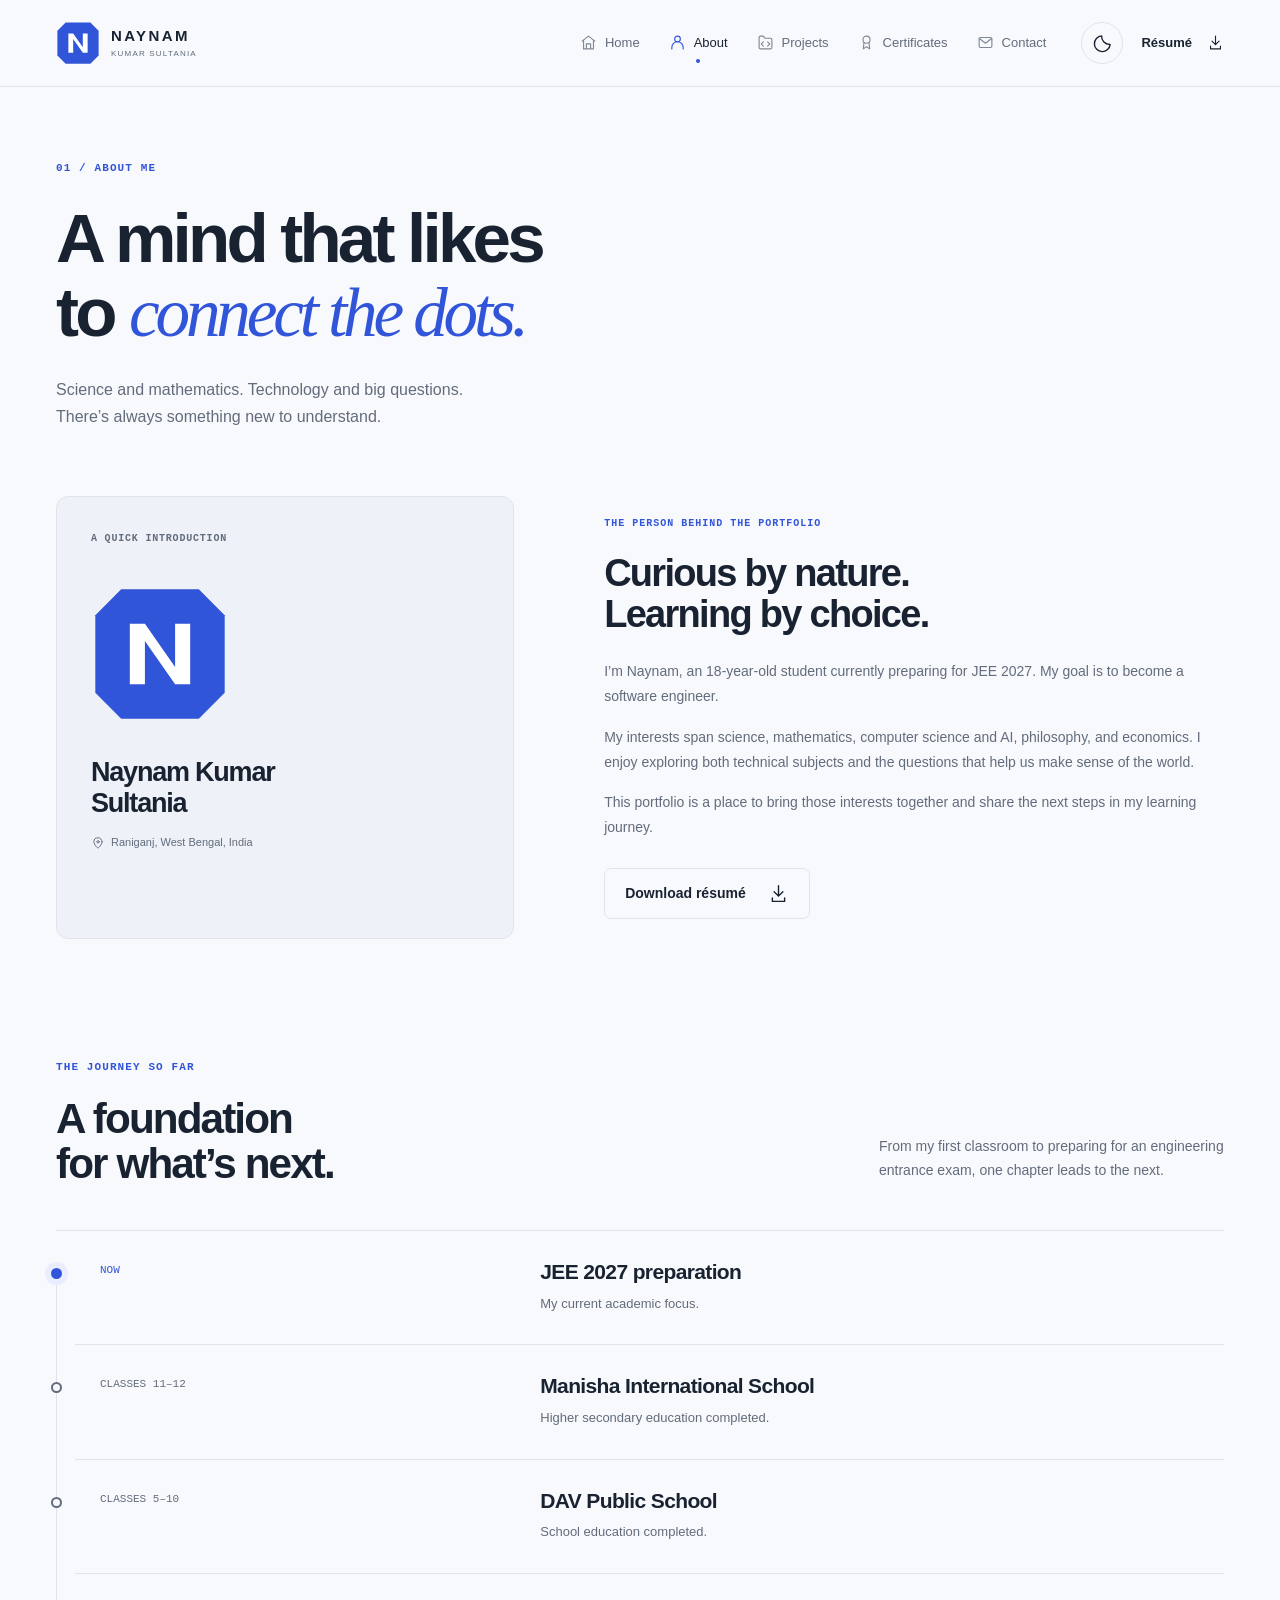
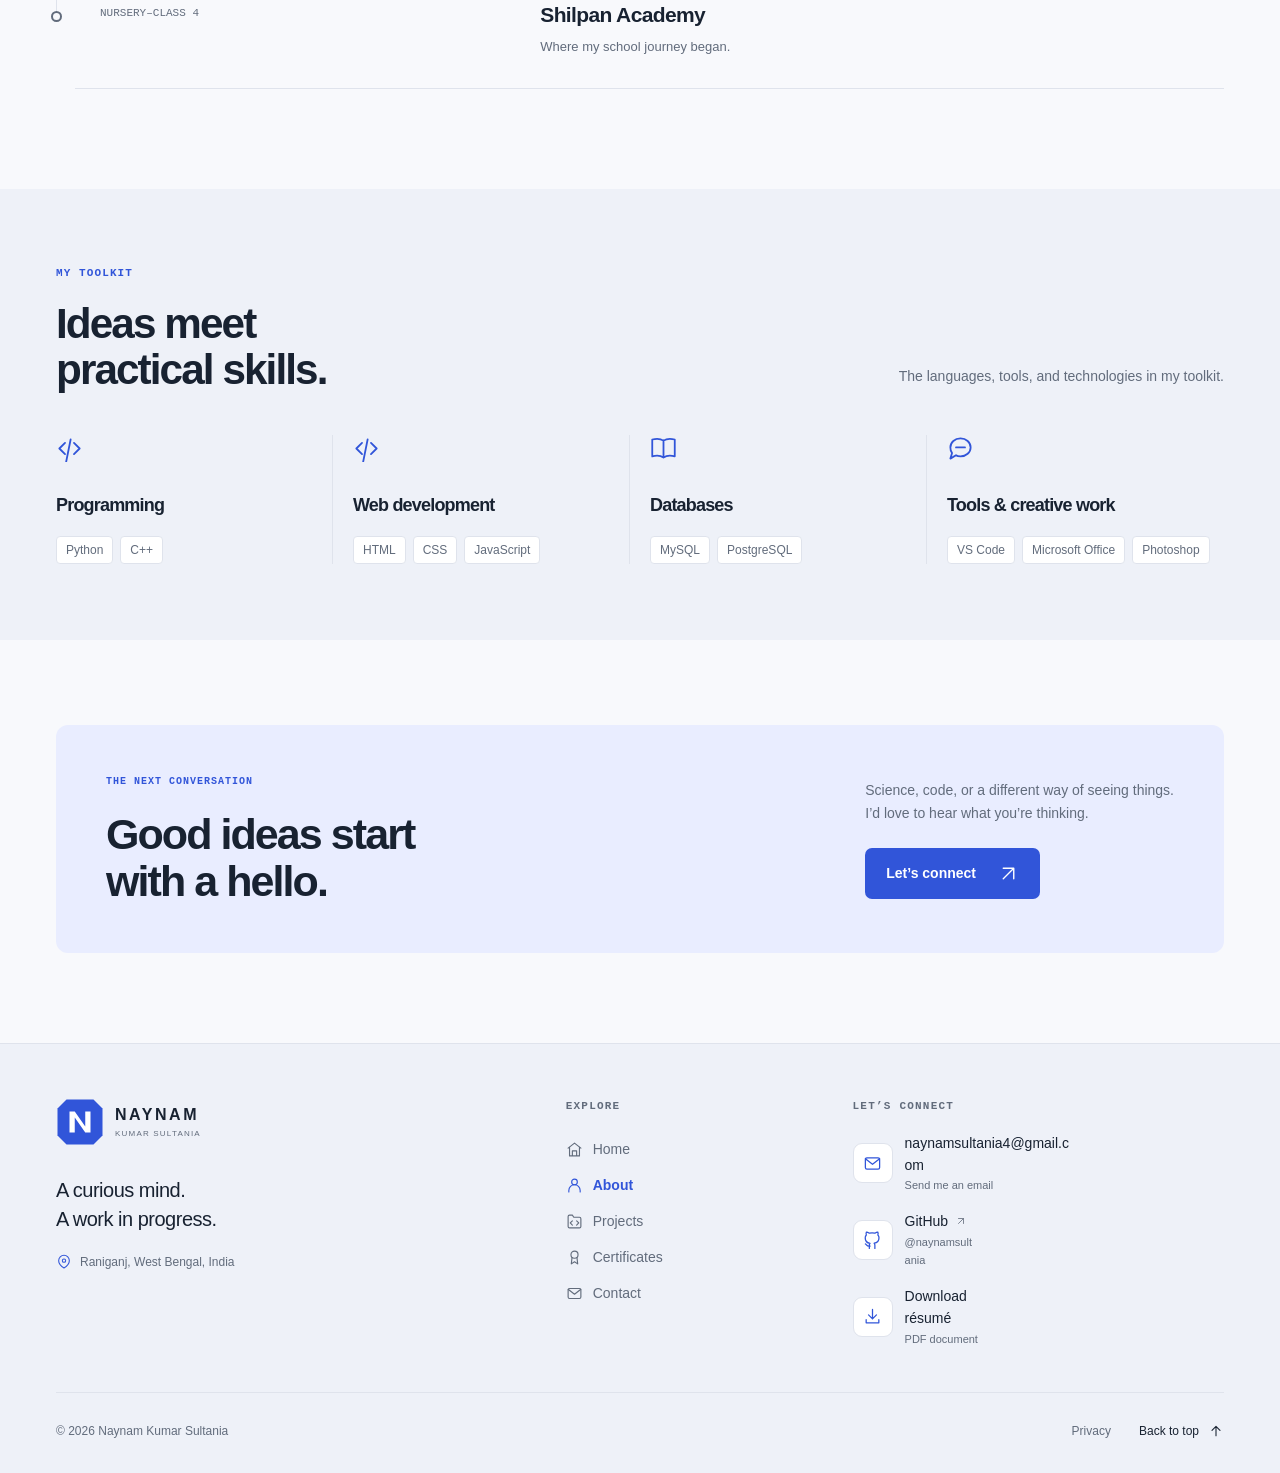
<file: about.html>
<!doctype html>
<html lang="en"><head><meta charset="utf-8"><meta name="viewport" content="width=device-width, initial-scale=1"><title>About — Naynam Kumar Sultania</title><meta name="description" content="Meet Naynam Kumar Sultania: JEE 2027 aspirant from Raniganj with interests in science, mathematics, computer science, AI, philosophy, and economics."><meta name="theme-color" content="#f8f9fc"><meta name="color-scheme" content="light dark"><meta property="og:type" content="website"><meta property="og:title" content="About — Naynam Kumar Sultania"><meta property="og:description" content="Meet Naynam Kumar Sultania: JEE 2027 aspirant from Raniganj with interests in science, mathematics, computer science, AI, philosophy, and economics."><meta name="twitter:card" content="summary"><link rel="icon" href="assets/favicon.svg?v=2" type="image/svg+xml"><script src="assets/theme.js"></script><link rel="stylesheet" href="assets/style.css?v=4"><script type="application/ld+json">{"@context": "https://schema.org", "@type": "Person", "name": "Naynam Kumar Sultania", "jobTitle": "JEE aspirant and aspiring software engineer", "email": "mailto:naynamsultania4@gmail.com", "address": {"@type": "PostalAddress", "addressLocality": "Raniganj", "addressRegion": "West Bengal", "addressCountry": "IN"}, "knowsAbout": ["Science", "Mathematics", "Computer Science", "Artificial Intelligence", "Philosophy", "Economics", "Python", "C++", "HTML", "CSS", "JavaScript", "MySQL", "PostgreSQL"], "url": "https://naynamsultania.github.io/"}</script><script defer src="assets/content.js"></script><script defer src="assets/main.js?v=4"></script><link rel="canonical" href="https://naynamsultania.github.io/about.html"><meta property="og:url" content="https://naynamsultania.github.io/about.html"></head>
<body id="top" data-page="about"><a class="skip-link" href="#main">Skip to content</a><header class="site-header"><div class="container header-inner"><a class="brand" href="index.html" aria-label="Naynam Kumar Sultania, home"><svg class="brand-symbol" xmlns="http://www.w3.org/2000/svg" viewBox="0 0 64 64" width="44" height="44" aria-hidden="true" focusable="false"><path class="brand-plate" d="M14 2H50L62 14V50L50 62H14L2 50V14Z" fill="#3155d9"/><path class="brand-letter" d="M18 46V18H25L39 38V18H46V46H39L25 26V46Z" fill="#ffffff"/></svg><span class="brand-wordmark" aria-hidden="true"><span class="brand-name">Naynam</span><span class="brand-surname">Kumar Sultania</span></span></a><nav id="main-nav" aria-label="Main navigation"><a href="index.html" ><svg class="icon nav-icon" viewBox="0 0 24 24" fill="none" stroke="currentColor" stroke-width="1.6" stroke-linecap="round" stroke-linejoin="round" aria-hidden="true" focusable="false"><path d="m3 10 9-7 9 7"/><path d="M5 9v12h14V9M9 21v-7h6v7"/></svg><span>Home</span></a><a href="about.html" aria-current="page"><svg class="icon nav-icon" viewBox="0 0 24 24" fill="none" stroke="currentColor" stroke-width="1.6" stroke-linecap="round" stroke-linejoin="round" aria-hidden="true" focusable="false"><circle cx="12" cy="7" r="4"/><path d="M4 21v-2a8 8 0 0 1 16 0v2"/></svg><span>About</span></a><a href="projects.html" ><svg class="icon nav-icon" viewBox="0 0 24 24" fill="none" stroke="currentColor" stroke-width="1.6" stroke-linecap="round" stroke-linejoin="round" aria-hidden="true" focusable="false"><path d="M3 7V5a2 2 0 0 1 2-2h4l2 3h8a2 2 0 0 1 2 2v11a2 2 0 0 1-2 2H5a2 2 0 0 1-2-2V7Z"/><path d="m9 11-3 3 3 3m6-6 3 3-3 3"/></svg><span>Projects</span></a><a href="certificates.html" ><svg class="icon nav-icon" viewBox="0 0 24 24" fill="none" stroke="currentColor" stroke-width="1.6" stroke-linecap="round" stroke-linejoin="round" aria-hidden="true" focusable="false"><circle cx="12" cy="8" r="5"/><path d="m8.5 12-1 9L12 18l4.5 3-1-9"/></svg><span>Certificates</span></a><a href="contact.html" ><svg class="icon nav-icon" viewBox="0 0 24 24" fill="none" stroke="currentColor" stroke-width="1.6" stroke-linecap="round" stroke-linejoin="round" aria-hidden="true" focusable="false"><rect x="3" y="5" width="18" height="14" rx="2"/><path d="m3 6 9 7 9-7"/></svg><span>Contact</span></a></nav><div class="header-actions"><button type="button" class="icon-button theme-toggle" aria-label="Switch to dark mode"><svg class="icon" viewBox="0 0 24 24" fill="none" stroke="currentColor" stroke-width="1.6" stroke-linecap="round" stroke-linejoin="round" aria-hidden="true"><path d="M20.7 13A9 9 0 0 1 11 3.3 9 9 0 1 0 20.7 13Z"/></svg><svg class="icon" viewBox="0 0 24 24" fill="none" stroke="currentColor" stroke-width="1.6" stroke-linecap="round" stroke-linejoin="round" aria-hidden="true"><circle cx="12" cy="12" r="4"/><path d="M12 2v2m0 16v2M2 12h2m16 0h2M5 5l1.4 1.4m11.2 11.2L19 19M5 19l1.4-1.4M17.6 6.4 19 5"/></svg></button><a class="resume-link" href="assets/Naynam_Kumar_Sultania_Resume.pdf" download>Résumé <svg class="icon" viewBox="0 0 24 24" fill="none" stroke="currentColor" stroke-width="1.6" stroke-linecap="round" stroke-linejoin="round" aria-hidden="true"><path d="M12 3v12m-5-5 5 5 5-5M5 17v4h14v-4"/></svg></a><button type="button" class="icon-button menu-toggle" aria-label="Open menu" aria-controls="main-nav" aria-expanded="false"><svg class="icon" viewBox="0 0 24 24" fill="none" stroke="currentColor" stroke-width="1.6" stroke-linecap="round" stroke-linejoin="round" aria-hidden="true"><path d="M4 7h16M4 12h16M4 17h16"/></svg></button></div></div></header>
<main id="main">
<section class="page-heading container"><span class="eyebrow">01 / ABOUT ME</span><h1>A mind that likes<br>to <em>connect the dots.</em></h1><p>Science and mathematics. Technology and big questions.<br>There’s always something new to understand.</p></section>
<section class="about-story container"><div class="name-panel reveal"><span class="tiny-label">A QUICK INTRODUCTION</span><div class="monogram" aria-hidden="true"><svg class="brand-symbol" xmlns="http://www.w3.org/2000/svg" viewBox="0 0 64 64" width="44" height="44" aria-hidden="true" focusable="false"><path class="brand-plate" d="M14 2H50L62 14V50L50 62H14L2 50V14Z" fill="#3155d9"/><path class="brand-letter" d="M18 46V18H25L39 38V18H46V46H39L25 26V46Z" fill="#ffffff"/></svg></div><h2>Naynam Kumar<br>Sultania</h2><p><svg class="icon" viewBox="0 0 24 24" fill="none" stroke="currentColor" stroke-width="1.6" stroke-linecap="round" stroke-linejoin="round" aria-hidden="true"><path d="M19 10c0 5-7 11-7 11S5 15 5 10a7 7 0 0 1 14 0Z"/><circle cx="12" cy="10" r="2"/></svg> Raniganj, West Bengal, India</p></div><div class="story-copy reveal"><span class="eyebrow">THE PERSON BEHIND THE PORTFOLIO</span><h2>Curious by nature.<br>Learning by choice.</h2><p>I’m Naynam, an 18-year-old student currently preparing for JEE 2027. My goal is to become a software engineer.</p><p>My interests span science, mathematics, computer science and AI, philosophy, and economics. I enjoy exploring both technical subjects and the questions that help us make sense of the world.</p><p>This portfolio is a place to bring those interests together and share the next steps in my learning journey.</p><a class="button secondary" href="assets/Naynam_Kumar_Sultania_Resume.pdf" download>Download résumé<svg class="icon" viewBox="0 0 24 24" fill="none" stroke="currentColor" stroke-width="1.6" stroke-linecap="round" stroke-linejoin="round" aria-hidden="true"><path d="M12 3v12m-5-5 5 5 5-5M5 17v4h14v-4"/></svg></a></div></section>
<section class="section container"><div class="section-heading reveal"><div><span class="eyebrow">THE JOURNEY SO FAR</span><h2>A foundation<br>for what’s next.</h2></div><p>From my first classroom to preparing for an engineering entrance exam, one chapter leads to the next.</p></div><div class="timeline"><article class="timeline-item current reveal"><span class="timeline-dot"></span><div class="timeline-stage">NOW</div><div><h3>JEE 2027 preparation</h3><p>My current academic focus.</p></div></article><article class="timeline-item  reveal"><span class="timeline-dot"></span><div class="timeline-stage">CLASSES 11–12</div><div><h3>Manisha International School</h3><p>Higher secondary education completed.</p></div></article><article class="timeline-item  reveal"><span class="timeline-dot"></span><div class="timeline-stage">CLASSES 5–10</div><div><h3>DAV Public School</h3><p>School education completed.</p></div></article><article class="timeline-item  reveal"><span class="timeline-dot"></span><div class="timeline-stage">NURSERY–CLASS 4</div><div><h3>Shilpan Academy</h3><p>Where my school journey began.</p></div></article></div></section>
<section class="skills-section section" id="toolkit"><div class="container"><div class="section-heading reveal"><div><span class="eyebrow">MY TOOLKIT</span><h2>Ideas meet<br>practical skills.</h2></div><p>The languages, tools, and technologies in my toolkit.</p></div><div class="skills-grid"><article class="skill-group reveal"><svg class="icon" viewBox="0 0 24 24" fill="none" stroke="currentColor" stroke-width="1.6" stroke-linecap="round" stroke-linejoin="round" aria-hidden="true"><path d="m8 7-5 5 5 5m8-10 5 5-5 5m-3-13-4 20"/></svg><h3>Programming</h3><div class="tags"><span>Python</span><span>C++</span></div></article><article class="skill-group reveal"><svg class="icon" viewBox="0 0 24 24" fill="none" stroke="currentColor" stroke-width="1.6" stroke-linecap="round" stroke-linejoin="round" aria-hidden="true"><path d="m8 7-5 5 5 5m8-10 5 5-5 5m-3-13-4 20"/></svg><h3>Web development</h3><div class="tags"><span>HTML</span><span>CSS</span><span>JavaScript</span></div></article><article class="skill-group reveal"><svg class="icon" viewBox="0 0 24 24" fill="none" stroke="currentColor" stroke-width="1.6" stroke-linecap="round" stroke-linejoin="round" aria-hidden="true"><path d="M12 5c-3-2-6-2-10-1v15c4-1 7-1 10 1 3-2 6-2 10-1V4c-4-1-7-1-10 1Zm0 0v15"/></svg><h3>Databases</h3><div class="tags"><span>MySQL</span><span>PostgreSQL</span></div></article><article class="skill-group reveal"><svg class="icon" viewBox="0 0 24 24" fill="none" stroke="currentColor" stroke-width="1.6" stroke-linecap="round" stroke-linejoin="round" aria-hidden="true"><path d="M21 11a9 8 0 0 1-9 8c-1.5 0-3-.3-4-1l-5 3 1.5-5A8 8 0 0 1 3 11a9 8 0 0 1 18 0Z"/><path d="M8 11h8"/></svg><h3>Tools & creative work</h3><div class="tags"><span>VS Code</span><span>Microsoft Office</span><span>Photoshop</span></div></article></div></div></section>
<section class="contact-cta container reveal"><div><span class="eyebrow">THE NEXT CONVERSATION</span><h2>Good ideas start<br>with a hello.</h2></div><div><p>Science, code, or a different way of seeing things.<br>I’d love to hear what you’re thinking.</p><a class="button primary" href="contact.html" >Let’s connect<svg class="icon" viewBox="0 0 24 24" fill="none" stroke="currentColor" stroke-width="1.6" stroke-linecap="round" stroke-linejoin="round" aria-hidden="true"><path d="M6 18 18 6M6 6h12v12"/></svg></a></div></section>
</main><footer class="site-footer" id="footer">
  <div class="container">
    <div class="footer-grid">
      <div class="footer-identity">
        <a class="brand" href="index.html" aria-label="Naynam Kumar Sultania, home"><svg class="brand-symbol" xmlns="http://www.w3.org/2000/svg" viewBox="0 0 64 64" width="44" height="44" aria-hidden="true" focusable="false"><path class="brand-plate" d="M14 2H50L62 14V50L50 62H14L2 50V14Z" fill="#3155d9"/><path class="brand-letter" d="M18 46V18H25L39 38V18H46V46H39L25 26V46Z" fill="#ffffff"/></svg><span class="brand-wordmark" aria-hidden="true"><span class="brand-name">Naynam</span><span class="brand-surname">Kumar Sultania</span></span></a>
        <p class="footer-description">A curious mind.<br>A work in progress.</p>
        <p class="footer-location"><svg class="icon " viewBox="0 0 24 24" fill="none" stroke="currentColor" stroke-width="1.6" stroke-linecap="round" stroke-linejoin="round" aria-hidden="true" focusable="false"><path d="M20 10c0 6-8 11-8 11S4 16 4 10a8 8 0 1 1 16 0Z"/><circle cx="12" cy="10" r="2.5"/></svg><span>Raniganj, West Bengal, India</span></p>
      </div>
      <nav class="footer-nav" aria-labelledby="footer-explore-title">
        <h2 class="footer-title" id="footer-explore-title">Explore</h2>
        <ul>
          <li><a href="index.html" ><svg class="icon nav-icon" viewBox="0 0 24 24" fill="none" stroke="currentColor" stroke-width="1.6" stroke-linecap="round" stroke-linejoin="round" aria-hidden="true" focusable="false"><path d="m3 10 9-7 9 7"/><path d="M5 9v12h14V9M9 21v-7h6v7"/></svg><span>Home</span></a></li>
          <li><a href="about.html" aria-current="page"><svg class="icon nav-icon" viewBox="0 0 24 24" fill="none" stroke="currentColor" stroke-width="1.6" stroke-linecap="round" stroke-linejoin="round" aria-hidden="true" focusable="false"><circle cx="12" cy="7" r="4"/><path d="M4 21v-2a8 8 0 0 1 16 0v2"/></svg><span>About</span></a></li>
          <li><a href="projects.html" ><svg class="icon nav-icon" viewBox="0 0 24 24" fill="none" stroke="currentColor" stroke-width="1.6" stroke-linecap="round" stroke-linejoin="round" aria-hidden="true" focusable="false"><path d="M3 7V5a2 2 0 0 1 2-2h4l2 3h8a2 2 0 0 1 2 2v11a2 2 0 0 1-2 2H5a2 2 0 0 1-2-2V7Z"/><path d="m9 11-3 3 3 3m6-6 3 3-3 3"/></svg><span>Projects</span></a></li>
          <li><a href="certificates.html" ><svg class="icon nav-icon" viewBox="0 0 24 24" fill="none" stroke="currentColor" stroke-width="1.6" stroke-linecap="round" stroke-linejoin="round" aria-hidden="true" focusable="false"><circle cx="12" cy="8" r="5"/><path d="m8.5 12-1 9L12 18l4.5 3-1-9"/></svg><span>Certificates</span></a></li>
          <li><a href="contact.html" ><svg class="icon nav-icon" viewBox="0 0 24 24" fill="none" stroke="currentColor" stroke-width="1.6" stroke-linecap="round" stroke-linejoin="round" aria-hidden="true" focusable="false"><rect x="3" y="5" width="18" height="14" rx="2"/><path d="m3 6 9 7 9-7"/></svg><span>Contact</span></a></li>
        </ul>
      </nav>
      <section class="footer-connect" aria-labelledby="footer-connect-title">
        <h2 class="footer-title" id="footer-connect-title">Let’s connect</h2>
        <ul class="footer-contact-links">
          <li><a class="footer-contact-link" href="mailto:naynamsultania4@gmail.com"><span class="footer-link-icon"><svg class="icon " viewBox="0 0 24 24" fill="none" stroke="currentColor" stroke-width="1.6" stroke-linecap="round" stroke-linejoin="round" aria-hidden="true" focusable="false"><rect x="3" y="5" width="18" height="14" rx="2"/><path d="m3 6 9 7 9-7"/></svg></span><span class="footer-link-copy"><span class="footer-link-name">naynamsultania4@gmail.com</span><span class="footer-link-detail">Send me an email</span></span></a></li>
          <li><a class="footer-contact-link" data-footer-github href="https://github.com/naynamsultania" target="_blank" rel="noopener noreferrer" aria-label="GitHub, opens in a new tab"><span class="footer-link-icon"><svg class="icon " viewBox="0 0 24 24" fill="none" stroke="currentColor" stroke-width="1.6" stroke-linecap="round" stroke-linejoin="round" aria-hidden="true" focusable="false"><path d="M9 19c-4.3 1.3-4.3-2.2-6-2.7M15 22v-3.9a3.4 3.4 0 0 0-.9-2.7c3-.3 6.1-1.5 6.1-6.8A5.3 5.3 0 0 0 18.8 5a4.9 4.9 0 0 0-.1-3.6S17.6 1.1 15 2.8a13.4 13.4 0 0 0-7 0C5.4 1.1 4.3 1.4 4.3 1.4A4.9 4.9 0 0 0 4.2 5a5.3 5.3 0 0 0-1.4 3.7c0 5.3 3.1 6.5 6.1 6.8a3.4 3.4 0 0 0-.9 2.6V22"/></svg></span><span class="footer-link-copy"><span class="footer-link-name">GitHub <svg class="icon footer-external" viewBox="0 0 24 24" fill="none" stroke="currentColor" stroke-width="1.6" stroke-linecap="round" stroke-linejoin="round" aria-hidden="true" focusable="false"><path d="M7 17 17 7M7 7h10v10"/></svg></span><span class="footer-link-detail">@naynamsultania</span></span></a></li>
          <li><a class="footer-contact-link" href="assets/Naynam_Kumar_Sultania_Resume.pdf" download><span class="footer-link-icon"><svg class="icon " viewBox="0 0 24 24" fill="none" stroke="currentColor" stroke-width="1.6" stroke-linecap="round" stroke-linejoin="round" aria-hidden="true" focusable="false"><path d="M12 3v12m-5-5 5 5 5-5M4 16v4h16v-4"/></svg></span><span class="footer-link-copy"><span class="footer-link-name">Download résumé</span><span class="footer-link-detail">PDF document</span></span></a></li>
        </ul>
      </section>
    </div>
    <div class="footer-meta">
      <p>© <span data-year>2026</span> Naynam Kumar Sultania</p>
      <div class="footer-meta-links"><a href="privacy.html">Privacy</a><a class="footer-back-top" href="#top">Back to top <svg class="icon " viewBox="0 0 24 24" fill="none" stroke="currentColor" stroke-width="1.6" stroke-linecap="round" stroke-linejoin="round" aria-hidden="true" focusable="false"><path d="M12 19V5m-6 6 6-6 6 6"/></svg></a></div>
    </div>
  </div>
</footer><div class="toast" role="status" aria-live="polite"></div>
<section class="analytics-consent" aria-label="Optional visitor analytics" hidden><p><strong>A little insight, with your permission.</strong> Allow basic visitor measurement with Google Analytics? <a href="privacy.html">Privacy details</a></p><div><button type="button" class="button secondary" data-consent="declined">No thanks</button><button type="button" class="button primary" data-consent="accepted">Allow analytics</button></div></section></body></html>
</file>
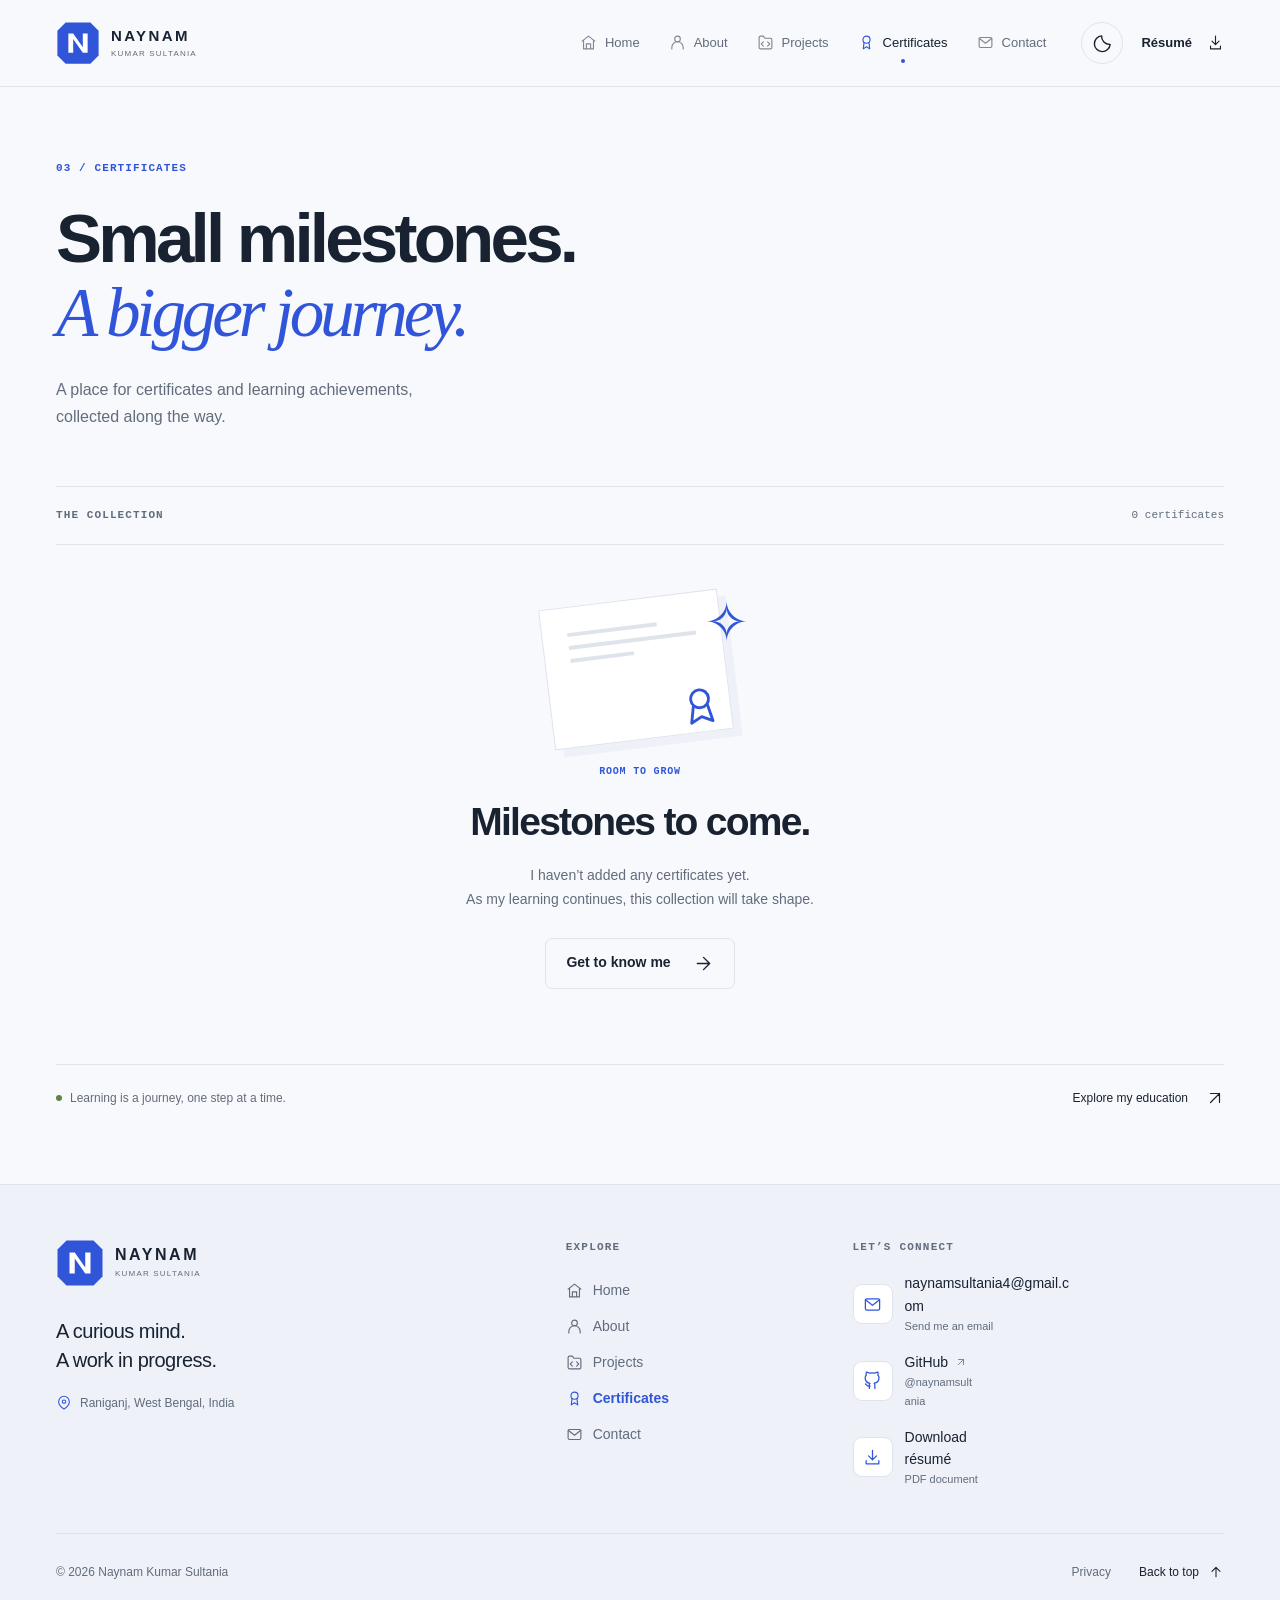
<file: certificates.html>
<!doctype html>
<html lang="en"><head><meta charset="utf-8"><meta name="viewport" content="width=device-width, initial-scale=1"><title>Certificates — Naynam Kumar Sultania</title><meta name="description" content="Certificates and learning milestones from Naynam Kumar Sultania’s education and technology journey."><meta name="theme-color" content="#f8f9fc"><meta name="color-scheme" content="light dark"><meta property="og:type" content="website"><meta property="og:title" content="Certificates — Naynam Kumar Sultania"><meta property="og:description" content="Certificates and learning milestones from Naynam Kumar Sultania’s education and technology journey."><meta name="twitter:card" content="summary"><link rel="icon" href="assets/favicon.svg?v=2" type="image/svg+xml"><script src="assets/theme.js"></script><link rel="stylesheet" href="assets/style.css?v=4"><script type="application/ld+json">{"@context": "https://schema.org", "@type": "Person", "name": "Naynam Kumar Sultania", "jobTitle": "JEE aspirant and aspiring software engineer", "email": "mailto:naynamsultania4@gmail.com", "address": {"@type": "PostalAddress", "addressLocality": "Raniganj", "addressRegion": "West Bengal", "addressCountry": "IN"}, "knowsAbout": ["Science", "Mathematics", "Computer Science", "Artificial Intelligence", "Philosophy", "Economics", "Python", "C++", "HTML", "CSS", "JavaScript", "MySQL", "PostgreSQL"], "url": "https://naynamsultania.github.io/"}</script><script defer src="assets/content.js"></script><script defer src="assets/main.js?v=4"></script><link rel="canonical" href="https://naynamsultania.github.io/certificates.html"><meta property="og:url" content="https://naynamsultania.github.io/certificates.html"></head>
<body id="top" data-page="certificates"><a class="skip-link" href="#main">Skip to content</a><header class="site-header"><div class="container header-inner"><a class="brand" href="index.html" aria-label="Naynam Kumar Sultania, home"><svg class="brand-symbol" xmlns="http://www.w3.org/2000/svg" viewBox="0 0 64 64" width="44" height="44" aria-hidden="true" focusable="false"><path class="brand-plate" d="M14 2H50L62 14V50L50 62H14L2 50V14Z" fill="#3155d9"/><path class="brand-letter" d="M18 46V18H25L39 38V18H46V46H39L25 26V46Z" fill="#ffffff"/></svg><span class="brand-wordmark" aria-hidden="true"><span class="brand-name">Naynam</span><span class="brand-surname">Kumar Sultania</span></span></a><nav id="main-nav" aria-label="Main navigation"><a href="index.html" ><svg class="icon nav-icon" viewBox="0 0 24 24" fill="none" stroke="currentColor" stroke-width="1.6" stroke-linecap="round" stroke-linejoin="round" aria-hidden="true" focusable="false"><path d="m3 10 9-7 9 7"/><path d="M5 9v12h14V9M9 21v-7h6v7"/></svg><span>Home</span></a><a href="about.html" ><svg class="icon nav-icon" viewBox="0 0 24 24" fill="none" stroke="currentColor" stroke-width="1.6" stroke-linecap="round" stroke-linejoin="round" aria-hidden="true" focusable="false"><circle cx="12" cy="7" r="4"/><path d="M4 21v-2a8 8 0 0 1 16 0v2"/></svg><span>About</span></a><a href="projects.html" ><svg class="icon nav-icon" viewBox="0 0 24 24" fill="none" stroke="currentColor" stroke-width="1.6" stroke-linecap="round" stroke-linejoin="round" aria-hidden="true" focusable="false"><path d="M3 7V5a2 2 0 0 1 2-2h4l2 3h8a2 2 0 0 1 2 2v11a2 2 0 0 1-2 2H5a2 2 0 0 1-2-2V7Z"/><path d="m9 11-3 3 3 3m6-6 3 3-3 3"/></svg><span>Projects</span></a><a href="certificates.html" aria-current="page"><svg class="icon nav-icon" viewBox="0 0 24 24" fill="none" stroke="currentColor" stroke-width="1.6" stroke-linecap="round" stroke-linejoin="round" aria-hidden="true" focusable="false"><circle cx="12" cy="8" r="5"/><path d="m8.5 12-1 9L12 18l4.5 3-1-9"/></svg><span>Certificates</span></a><a href="contact.html" ><svg class="icon nav-icon" viewBox="0 0 24 24" fill="none" stroke="currentColor" stroke-width="1.6" stroke-linecap="round" stroke-linejoin="round" aria-hidden="true" focusable="false"><rect x="3" y="5" width="18" height="14" rx="2"/><path d="m3 6 9 7 9-7"/></svg><span>Contact</span></a></nav><div class="header-actions"><button type="button" class="icon-button theme-toggle" aria-label="Switch to dark mode"><svg class="icon" viewBox="0 0 24 24" fill="none" stroke="currentColor" stroke-width="1.6" stroke-linecap="round" stroke-linejoin="round" aria-hidden="true"><path d="M20.7 13A9 9 0 0 1 11 3.3 9 9 0 1 0 20.7 13Z"/></svg><svg class="icon" viewBox="0 0 24 24" fill="none" stroke="currentColor" stroke-width="1.6" stroke-linecap="round" stroke-linejoin="round" aria-hidden="true"><circle cx="12" cy="12" r="4"/><path d="M12 2v2m0 16v2M2 12h2m16 0h2M5 5l1.4 1.4m11.2 11.2L19 19M5 19l1.4-1.4M17.6 6.4 19 5"/></svg></button><a class="resume-link" href="assets/Naynam_Kumar_Sultania_Resume.pdf" download>Résumé <svg class="icon" viewBox="0 0 24 24" fill="none" stroke="currentColor" stroke-width="1.6" stroke-linecap="round" stroke-linejoin="round" aria-hidden="true"><path d="M12 3v12m-5-5 5 5 5-5M5 17v4h14v-4"/></svg></a><button type="button" class="icon-button menu-toggle" aria-label="Open menu" aria-controls="main-nav" aria-expanded="false"><svg class="icon" viewBox="0 0 24 24" fill="none" stroke="currentColor" stroke-width="1.6" stroke-linecap="round" stroke-linejoin="round" aria-hidden="true"><path d="M4 7h16M4 12h16M4 17h16"/></svg></button></div></div></header>
<main id="main">
<section class="page-heading container"><span class="eyebrow">03 / CERTIFICATES</span><h1>Small milestones.<br><em>A bigger journey.</em></h1><p>A place for certificates and learning achievements,<br>collected along the way.</p></section>
<section class="collection container"><div class="collection-toolbar"><span class="eyebrow">THE COLLECTION</span><span class="collection-count" id="certificate-count" role="status">0 certificates</span></div><div class="certificate-grid" id="certificate-grid"></div><div class="empty-state" id="certificate-empty"><div class="certificate-art" aria-hidden="true"><div class="certificate-sheet"><i></i><i></i><i></i><svg class="icon" viewBox="0 0 24 24" fill="none" stroke="currentColor" stroke-width="1.6" stroke-linecap="round" stroke-linejoin="round" aria-hidden="true"><circle cx="12" cy="8" r="5"/><path d="m8 12-2 9 6-3 6 3-2-9"/></svg></div><span class="certificate-spark">✧</span></div><span class="eyebrow">ROOM TO GROW</span><h2>Milestones to come.</h2><p>I haven’t added any certificates yet.<br>As my learning continues, this collection will take shape.</p><a class="button secondary" href="about.html" >Get to know me<svg class="icon" viewBox="0 0 24 24" fill="none" stroke="currentColor" stroke-width="1.6" stroke-linecap="round" stroke-linejoin="round" aria-hidden="true"><path d="M5 12h14M12 5l7 7-7 7"/></svg></a></div><noscript><p class="noscript-note">Enable JavaScript to open certificate previews. No certificates have been added yet.</p></noscript></section>
<dialog class="certificate-dialog" id="certificate-dialog"><button class="icon-button dialog-close" type="button" aria-label="Close certificate"><svg class="icon" viewBox="0 0 24 24" fill="none" stroke="currentColor" stroke-width="1.6" stroke-linecap="round" stroke-linejoin="round" aria-hidden="true"><path d="m6 6 12 12M6 18 18 6"/></svg></button><h2 id="certificate-title">Certificate</h2><img id="certificate-image" alt=""><p id="certificate-details"></p><a class="text-link" id="certificate-verify" target="_blank" rel="noopener noreferrer">View credential <svg class="icon" viewBox="0 0 24 24" fill="none" stroke="currentColor" stroke-width="1.6" stroke-linecap="round" stroke-linejoin="round" aria-hidden="true"><path d="M6 18 18 6M6 6h12v12"/></svg></a></dialog>
<div class="bottom-note container"><span class="status-dot"></span> Learning is a journey, one step at a time.<a href="about.html">Explore my education <svg class="icon" viewBox="0 0 24 24" fill="none" stroke="currentColor" stroke-width="1.6" stroke-linecap="round" stroke-linejoin="round" aria-hidden="true"><path d="M6 18 18 6M6 6h12v12"/></svg></a></div>
</main><footer class="site-footer" id="footer">
  <div class="container">
    <div class="footer-grid">
      <div class="footer-identity">
        <a class="brand" href="index.html" aria-label="Naynam Kumar Sultania, home"><svg class="brand-symbol" xmlns="http://www.w3.org/2000/svg" viewBox="0 0 64 64" width="44" height="44" aria-hidden="true" focusable="false"><path class="brand-plate" d="M14 2H50L62 14V50L50 62H14L2 50V14Z" fill="#3155d9"/><path class="brand-letter" d="M18 46V18H25L39 38V18H46V46H39L25 26V46Z" fill="#ffffff"/></svg><span class="brand-wordmark" aria-hidden="true"><span class="brand-name">Naynam</span><span class="brand-surname">Kumar Sultania</span></span></a>
        <p class="footer-description">A curious mind.<br>A work in progress.</p>
        <p class="footer-location"><svg class="icon " viewBox="0 0 24 24" fill="none" stroke="currentColor" stroke-width="1.6" stroke-linecap="round" stroke-linejoin="round" aria-hidden="true" focusable="false"><path d="M20 10c0 6-8 11-8 11S4 16 4 10a8 8 0 1 1 16 0Z"/><circle cx="12" cy="10" r="2.5"/></svg><span>Raniganj, West Bengal, India</span></p>
      </div>
      <nav class="footer-nav" aria-labelledby="footer-explore-title">
        <h2 class="footer-title" id="footer-explore-title">Explore</h2>
        <ul>
          <li><a href="index.html" ><svg class="icon nav-icon" viewBox="0 0 24 24" fill="none" stroke="currentColor" stroke-width="1.6" stroke-linecap="round" stroke-linejoin="round" aria-hidden="true" focusable="false"><path d="m3 10 9-7 9 7"/><path d="M5 9v12h14V9M9 21v-7h6v7"/></svg><span>Home</span></a></li>
          <li><a href="about.html" ><svg class="icon nav-icon" viewBox="0 0 24 24" fill="none" stroke="currentColor" stroke-width="1.6" stroke-linecap="round" stroke-linejoin="round" aria-hidden="true" focusable="false"><circle cx="12" cy="7" r="4"/><path d="M4 21v-2a8 8 0 0 1 16 0v2"/></svg><span>About</span></a></li>
          <li><a href="projects.html" ><svg class="icon nav-icon" viewBox="0 0 24 24" fill="none" stroke="currentColor" stroke-width="1.6" stroke-linecap="round" stroke-linejoin="round" aria-hidden="true" focusable="false"><path d="M3 7V5a2 2 0 0 1 2-2h4l2 3h8a2 2 0 0 1 2 2v11a2 2 0 0 1-2 2H5a2 2 0 0 1-2-2V7Z"/><path d="m9 11-3 3 3 3m6-6 3 3-3 3"/></svg><span>Projects</span></a></li>
          <li><a href="certificates.html" aria-current="page"><svg class="icon nav-icon" viewBox="0 0 24 24" fill="none" stroke="currentColor" stroke-width="1.6" stroke-linecap="round" stroke-linejoin="round" aria-hidden="true" focusable="false"><circle cx="12" cy="8" r="5"/><path d="m8.5 12-1 9L12 18l4.5 3-1-9"/></svg><span>Certificates</span></a></li>
          <li><a href="contact.html" ><svg class="icon nav-icon" viewBox="0 0 24 24" fill="none" stroke="currentColor" stroke-width="1.6" stroke-linecap="round" stroke-linejoin="round" aria-hidden="true" focusable="false"><rect x="3" y="5" width="18" height="14" rx="2"/><path d="m3 6 9 7 9-7"/></svg><span>Contact</span></a></li>
        </ul>
      </nav>
      <section class="footer-connect" aria-labelledby="footer-connect-title">
        <h2 class="footer-title" id="footer-connect-title">Let’s connect</h2>
        <ul class="footer-contact-links">
          <li><a class="footer-contact-link" href="mailto:naynamsultania4@gmail.com"><span class="footer-link-icon"><svg class="icon " viewBox="0 0 24 24" fill="none" stroke="currentColor" stroke-width="1.6" stroke-linecap="round" stroke-linejoin="round" aria-hidden="true" focusable="false"><rect x="3" y="5" width="18" height="14" rx="2"/><path d="m3 6 9 7 9-7"/></svg></span><span class="footer-link-copy"><span class="footer-link-name">naynamsultania4@gmail.com</span><span class="footer-link-detail">Send me an email</span></span></a></li>
          <li><a class="footer-contact-link" data-footer-github href="https://github.com/naynamsultania" target="_blank" rel="noopener noreferrer" aria-label="GitHub, opens in a new tab"><span class="footer-link-icon"><svg class="icon " viewBox="0 0 24 24" fill="none" stroke="currentColor" stroke-width="1.6" stroke-linecap="round" stroke-linejoin="round" aria-hidden="true" focusable="false"><path d="M9 19c-4.3 1.3-4.3-2.2-6-2.7M15 22v-3.9a3.4 3.4 0 0 0-.9-2.7c3-.3 6.1-1.5 6.1-6.8A5.3 5.3 0 0 0 18.8 5a4.9 4.9 0 0 0-.1-3.6S17.6 1.1 15 2.8a13.4 13.4 0 0 0-7 0C5.4 1.1 4.3 1.4 4.3 1.4A4.9 4.9 0 0 0 4.2 5a5.3 5.3 0 0 0-1.4 3.7c0 5.3 3.1 6.5 6.1 6.8a3.4 3.4 0 0 0-.9 2.6V22"/></svg></span><span class="footer-link-copy"><span class="footer-link-name">GitHub <svg class="icon footer-external" viewBox="0 0 24 24" fill="none" stroke="currentColor" stroke-width="1.6" stroke-linecap="round" stroke-linejoin="round" aria-hidden="true" focusable="false"><path d="M7 17 17 7M7 7h10v10"/></svg></span><span class="footer-link-detail">@naynamsultania</span></span></a></li>
          <li><a class="footer-contact-link" href="assets/Naynam_Kumar_Sultania_Resume.pdf" download><span class="footer-link-icon"><svg class="icon " viewBox="0 0 24 24" fill="none" stroke="currentColor" stroke-width="1.6" stroke-linecap="round" stroke-linejoin="round" aria-hidden="true" focusable="false"><path d="M12 3v12m-5-5 5 5 5-5M4 16v4h16v-4"/></svg></span><span class="footer-link-copy"><span class="footer-link-name">Download résumé</span><span class="footer-link-detail">PDF document</span></span></a></li>
        </ul>
      </section>
    </div>
    <div class="footer-meta">
      <p>© <span data-year>2026</span> Naynam Kumar Sultania</p>
      <div class="footer-meta-links"><a href="privacy.html">Privacy</a><a class="footer-back-top" href="#top">Back to top <svg class="icon " viewBox="0 0 24 24" fill="none" stroke="currentColor" stroke-width="1.6" stroke-linecap="round" stroke-linejoin="round" aria-hidden="true" focusable="false"><path d="M12 19V5m-6 6 6-6 6 6"/></svg></a></div>
    </div>
  </div>
</footer><div class="toast" role="status" aria-live="polite"></div>
<section class="analytics-consent" aria-label="Optional visitor analytics" hidden><p><strong>A little insight, with your permission.</strong> Allow basic visitor measurement with Google Analytics? <a href="privacy.html">Privacy details</a></p><div><button type="button" class="button secondary" data-consent="declined">No thanks</button><button type="button" class="button primary" data-consent="accepted">Allow analytics</button></div></section></body></html>
</file>
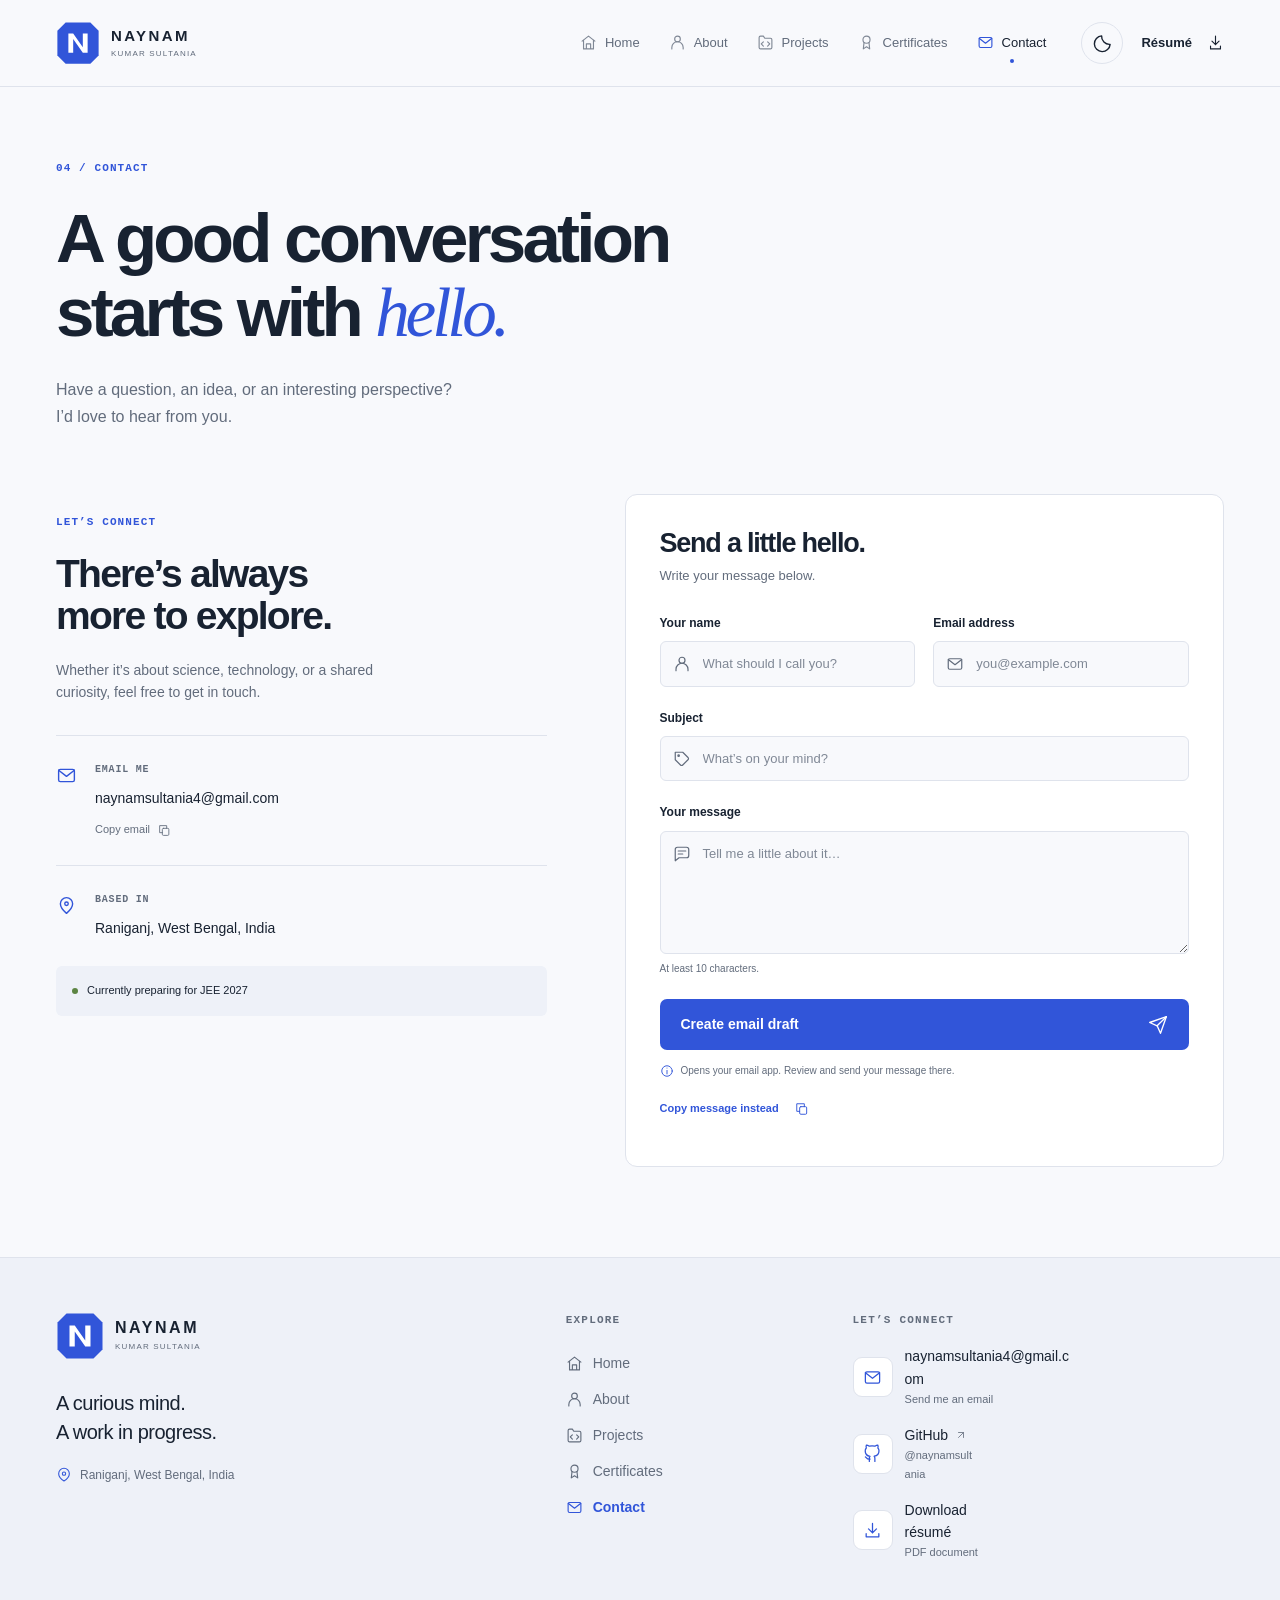
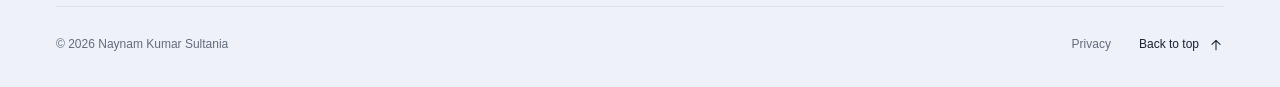
<file: contact.html>
<!doctype html>
<html lang="en"><head><meta charset="utf-8"><meta name="viewport" content="width=device-width, initial-scale=1"><title>Contact — Naynam Kumar Sultania</title><meta name="description" content="Get in touch with Naynam Kumar Sultania about science, computing, ideas, and opportunities to learn."><meta name="theme-color" content="#f8f9fc"><meta name="color-scheme" content="light dark"><meta property="og:type" content="website"><meta property="og:title" content="Contact — Naynam Kumar Sultania"><meta property="og:description" content="Get in touch with Naynam Kumar Sultania about science, computing, ideas, and opportunities to learn."><meta name="twitter:card" content="summary"><link rel="icon" href="assets/favicon.svg?v=2" type="image/svg+xml"><script src="assets/theme.js"></script><link rel="stylesheet" href="assets/style.css?v=4"><script type="application/ld+json">{"@context": "https://schema.org", "@type": "Person", "name": "Naynam Kumar Sultania", "jobTitle": "JEE aspirant and aspiring software engineer", "email": "mailto:naynamsultania4@gmail.com", "address": {"@type": "PostalAddress", "addressLocality": "Raniganj", "addressRegion": "West Bengal", "addressCountry": "IN"}, "knowsAbout": ["Science", "Mathematics", "Computer Science", "Artificial Intelligence", "Philosophy", "Economics", "Python", "C++", "HTML", "CSS", "JavaScript", "MySQL", "PostgreSQL"], "url": "https://naynamsultania.github.io/"}</script><script defer src="assets/content.js"></script><script defer src="assets/main.js?v=4"></script><link rel="canonical" href="https://naynamsultania.github.io/contact.html"><meta property="og:url" content="https://naynamsultania.github.io/contact.html"></head>
<body id="top" data-page="contact"><a class="skip-link" href="#main">Skip to content</a><header class="site-header"><div class="container header-inner"><a class="brand" href="index.html" aria-label="Naynam Kumar Sultania, home"><svg class="brand-symbol" xmlns="http://www.w3.org/2000/svg" viewBox="0 0 64 64" width="44" height="44" aria-hidden="true" focusable="false"><path class="brand-plate" d="M14 2H50L62 14V50L50 62H14L2 50V14Z" fill="#3155d9"/><path class="brand-letter" d="M18 46V18H25L39 38V18H46V46H39L25 26V46Z" fill="#ffffff"/></svg><span class="brand-wordmark" aria-hidden="true"><span class="brand-name">Naynam</span><span class="brand-surname">Kumar Sultania</span></span></a><nav id="main-nav" aria-label="Main navigation"><a href="index.html" ><svg class="icon nav-icon" viewBox="0 0 24 24" fill="none" stroke="currentColor" stroke-width="1.6" stroke-linecap="round" stroke-linejoin="round" aria-hidden="true" focusable="false"><path d="m3 10 9-7 9 7"/><path d="M5 9v12h14V9M9 21v-7h6v7"/></svg><span>Home</span></a><a href="about.html" ><svg class="icon nav-icon" viewBox="0 0 24 24" fill="none" stroke="currentColor" stroke-width="1.6" stroke-linecap="round" stroke-linejoin="round" aria-hidden="true" focusable="false"><circle cx="12" cy="7" r="4"/><path d="M4 21v-2a8 8 0 0 1 16 0v2"/></svg><span>About</span></a><a href="projects.html" ><svg class="icon nav-icon" viewBox="0 0 24 24" fill="none" stroke="currentColor" stroke-width="1.6" stroke-linecap="round" stroke-linejoin="round" aria-hidden="true" focusable="false"><path d="M3 7V5a2 2 0 0 1 2-2h4l2 3h8a2 2 0 0 1 2 2v11a2 2 0 0 1-2 2H5a2 2 0 0 1-2-2V7Z"/><path d="m9 11-3 3 3 3m6-6 3 3-3 3"/></svg><span>Projects</span></a><a href="certificates.html" ><svg class="icon nav-icon" viewBox="0 0 24 24" fill="none" stroke="currentColor" stroke-width="1.6" stroke-linecap="round" stroke-linejoin="round" aria-hidden="true" focusable="false"><circle cx="12" cy="8" r="5"/><path d="m8.5 12-1 9L12 18l4.5 3-1-9"/></svg><span>Certificates</span></a><a href="contact.html" aria-current="page"><svg class="icon nav-icon" viewBox="0 0 24 24" fill="none" stroke="currentColor" stroke-width="1.6" stroke-linecap="round" stroke-linejoin="round" aria-hidden="true" focusable="false"><rect x="3" y="5" width="18" height="14" rx="2"/><path d="m3 6 9 7 9-7"/></svg><span>Contact</span></a></nav><div class="header-actions"><button type="button" class="icon-button theme-toggle" aria-label="Switch to dark mode"><svg class="icon" viewBox="0 0 24 24" fill="none" stroke="currentColor" stroke-width="1.6" stroke-linecap="round" stroke-linejoin="round" aria-hidden="true"><path d="M20.7 13A9 9 0 0 1 11 3.3 9 9 0 1 0 20.7 13Z"/></svg><svg class="icon" viewBox="0 0 24 24" fill="none" stroke="currentColor" stroke-width="1.6" stroke-linecap="round" stroke-linejoin="round" aria-hidden="true"><circle cx="12" cy="12" r="4"/><path d="M12 2v2m0 16v2M2 12h2m16 0h2M5 5l1.4 1.4m11.2 11.2L19 19M5 19l1.4-1.4M17.6 6.4 19 5"/></svg></button><a class="resume-link" href="assets/Naynam_Kumar_Sultania_Resume.pdf" download>Résumé <svg class="icon" viewBox="0 0 24 24" fill="none" stroke="currentColor" stroke-width="1.6" stroke-linecap="round" stroke-linejoin="round" aria-hidden="true"><path d="M12 3v12m-5-5 5 5 5-5M5 17v4h14v-4"/></svg></a><button type="button" class="icon-button menu-toggle" aria-label="Open menu" aria-controls="main-nav" aria-expanded="false"><svg class="icon" viewBox="0 0 24 24" fill="none" stroke="currentColor" stroke-width="1.6" stroke-linecap="round" stroke-linejoin="round" aria-hidden="true"><path d="M4 7h16M4 12h16M4 17h16"/></svg></button></div></div></header>
<main id="main">
<section class="page-heading container"><span class="eyebrow">04 / CONTACT</span><h1>A good conversation<br>starts with <em>hello.</em></h1><p>Have a question, an idea, or an interesting perspective?<br>I’d love to hear from you.</p></section>
<section class="contact-layout container"><div class="contact-details"><span class="eyebrow">LET’S CONNECT</span><h2>There’s always<br>more to explore.</h2><p>Whether it’s about science, technology, or a shared curiosity, feel free to get in touch.</p><div class="contact-detail"><svg class="icon" viewBox="0 0 24 24" fill="none" stroke="currentColor" stroke-width="1.6" stroke-linecap="round" stroke-linejoin="round" aria-hidden="true"><rect x="3" y="5" width="18" height="14" rx="2"/><path d="m3 6 9 7 9-7"/></svg><div><span class="tiny-label">EMAIL ME</span><a href="mailto:naynamsultania4@gmail.com">naynamsultania4@gmail.com</a><button class="copy-email" type="button">Copy email <svg class="icon" viewBox="0 0 24 24" fill="none" stroke="currentColor" stroke-width="1.6" stroke-linecap="round" stroke-linejoin="round" aria-hidden="true"><rect x="8" y="8" width="12" height="13" rx="2"/><path d="M16 8V3H3v13h5"/></svg></button></div></div><div class="contact-detail"><svg class="icon" viewBox="0 0 24 24" fill="none" stroke="currentColor" stroke-width="1.6" stroke-linecap="round" stroke-linejoin="round" aria-hidden="true"><path d="M19 10c0 5-7 11-7 11S5 15 5 10a7 7 0 0 1 14 0Z"/><circle cx="12" cy="10" r="2"/></svg><div><span class="tiny-label">BASED IN</span><span>Raniganj, West Bengal, India</span></div></div><div class="contact-focus"><span class="status-dot"></span> Currently preparing for JEE 2027</div></div>
<form id="contact-form" class="contact-form"><h2>Send a little hello.</h2><p class="form-intro">Write your message below.</p><div class="form-row"><div class="field"><label for="name">Your name</label><div class="field-control"><svg class="icon field-icon" viewBox="0 0 24 24" fill="none" stroke="currentColor" stroke-width="1.6" stroke-linecap="round" stroke-linejoin="round" aria-hidden="true" focusable="false"><circle cx="12" cy="7" r="4"/><path d="M4 21v-2a8 8 0 0 1 16 0v2"/></svg><input id="name" name="name" autocomplete="name" required maxlength="100" placeholder="What should I call you?"></div></div><div class="field"><label for="email">Email address</label><div class="field-control"><svg class="icon field-icon" viewBox="0 0 24 24" fill="none" stroke="currentColor" stroke-width="1.6" stroke-linecap="round" stroke-linejoin="round" aria-hidden="true" focusable="false"><rect x="3" y="5" width="18" height="14" rx="2"/><path d="m3 6 9 7 9-7"/></svg><input id="email" name="email" type="email" autocomplete="email" required maxlength="254" placeholder="you@example.com"></div></div></div><div class="field"><label for="subject">Subject</label><div class="field-control"><svg class="icon field-icon" viewBox="0 0 24 24" fill="none" stroke="currentColor" stroke-width="1.6" stroke-linecap="round" stroke-linejoin="round" aria-hidden="true" focusable="false"><path d="m20 13-7 7a2 2 0 0 1-3 0l-7-7V3h10l7 7a2 2 0 0 1 0 3Z"/><circle cx="7.5" cy="7.5" r="1"/></svg><input id="subject" name="subject" required maxlength="120" placeholder="What’s on your mind?"></div></div><div class="field"><label for="message">Your message</label><div class="field-control"><svg class="icon field-icon" viewBox="0 0 24 24" fill="none" stroke="currentColor" stroke-width="1.6" stroke-linecap="round" stroke-linejoin="round" aria-hidden="true" focusable="false"><path d="M21 14a3 3 0 0 1-3 3H8l-5 4V6a3 3 0 0 1 3-3h12a3 3 0 0 1 3 3Z"/><path d="M7 8h10M7 12h6"/></svg><textarea id="message" name="message" rows="5" required minlength="10" maxlength="1800" placeholder="Tell me a little about it…"></textarea></div><span class="field-hint">At least 10 characters.</span></div><button class="button primary" type="submit">Create email draft <svg class="icon send-icon" viewBox="0 0 24 24" fill="none" stroke="currentColor" stroke-width="1.6" stroke-linecap="round" stroke-linejoin="round" aria-hidden="true" focusable="false"><path d="m22 2-7 20-4-9-9-4Z"/><path d="M22 2 11 13"/></svg></button><p class="form-note" id="form-note"><svg class="icon note-icon" viewBox="0 0 24 24" fill="none" stroke="currentColor" stroke-width="1.6" stroke-linecap="round" stroke-linejoin="round" aria-hidden="true" focusable="false"><circle cx="12" cy="12" r="9"/><path d="M12 11v6M12 7h.01"/></svg><span>Opens your email app. Review and send your message there.</span></p><button class="text-link copy-message" type="button">Copy message instead <svg class="icon" viewBox="0 0 24 24" fill="none" stroke="currentColor" stroke-width="1.6" stroke-linecap="round" stroke-linejoin="round" aria-hidden="true"><rect x="8" y="8" width="12" height="13" rx="2"/><path d="M16 8V3H3v13h5"/></svg></button><p class="form-status" role="status" aria-live="polite"></p><div class="copy-fallback" hidden><label for="copy-text">Select and copy your message:</label><textarea id="copy-text" readonly rows="6"></textarea></div></form></section>
</main><footer class="site-footer" id="footer">
  <div class="container">
    <div class="footer-grid">
      <div class="footer-identity">
        <a class="brand" href="index.html" aria-label="Naynam Kumar Sultania, home"><svg class="brand-symbol" xmlns="http://www.w3.org/2000/svg" viewBox="0 0 64 64" width="44" height="44" aria-hidden="true" focusable="false"><path class="brand-plate" d="M14 2H50L62 14V50L50 62H14L2 50V14Z" fill="#3155d9"/><path class="brand-letter" d="M18 46V18H25L39 38V18H46V46H39L25 26V46Z" fill="#ffffff"/></svg><span class="brand-wordmark" aria-hidden="true"><span class="brand-name">Naynam</span><span class="brand-surname">Kumar Sultania</span></span></a>
        <p class="footer-description">A curious mind.<br>A work in progress.</p>
        <p class="footer-location"><svg class="icon " viewBox="0 0 24 24" fill="none" stroke="currentColor" stroke-width="1.6" stroke-linecap="round" stroke-linejoin="round" aria-hidden="true" focusable="false"><path d="M20 10c0 6-8 11-8 11S4 16 4 10a8 8 0 1 1 16 0Z"/><circle cx="12" cy="10" r="2.5"/></svg><span>Raniganj, West Bengal, India</span></p>
      </div>
      <nav class="footer-nav" aria-labelledby="footer-explore-title">
        <h2 class="footer-title" id="footer-explore-title">Explore</h2>
        <ul>
          <li><a href="index.html" ><svg class="icon nav-icon" viewBox="0 0 24 24" fill="none" stroke="currentColor" stroke-width="1.6" stroke-linecap="round" stroke-linejoin="round" aria-hidden="true" focusable="false"><path d="m3 10 9-7 9 7"/><path d="M5 9v12h14V9M9 21v-7h6v7"/></svg><span>Home</span></a></li>
          <li><a href="about.html" ><svg class="icon nav-icon" viewBox="0 0 24 24" fill="none" stroke="currentColor" stroke-width="1.6" stroke-linecap="round" stroke-linejoin="round" aria-hidden="true" focusable="false"><circle cx="12" cy="7" r="4"/><path d="M4 21v-2a8 8 0 0 1 16 0v2"/></svg><span>About</span></a></li>
          <li><a href="projects.html" ><svg class="icon nav-icon" viewBox="0 0 24 24" fill="none" stroke="currentColor" stroke-width="1.6" stroke-linecap="round" stroke-linejoin="round" aria-hidden="true" focusable="false"><path d="M3 7V5a2 2 0 0 1 2-2h4l2 3h8a2 2 0 0 1 2 2v11a2 2 0 0 1-2 2H5a2 2 0 0 1-2-2V7Z"/><path d="m9 11-3 3 3 3m6-6 3 3-3 3"/></svg><span>Projects</span></a></li>
          <li><a href="certificates.html" ><svg class="icon nav-icon" viewBox="0 0 24 24" fill="none" stroke="currentColor" stroke-width="1.6" stroke-linecap="round" stroke-linejoin="round" aria-hidden="true" focusable="false"><circle cx="12" cy="8" r="5"/><path d="m8.5 12-1 9L12 18l4.5 3-1-9"/></svg><span>Certificates</span></a></li>
          <li><a href="contact.html" aria-current="page"><svg class="icon nav-icon" viewBox="0 0 24 24" fill="none" stroke="currentColor" stroke-width="1.6" stroke-linecap="round" stroke-linejoin="round" aria-hidden="true" focusable="false"><rect x="3" y="5" width="18" height="14" rx="2"/><path d="m3 6 9 7 9-7"/></svg><span>Contact</span></a></li>
        </ul>
      </nav>
      <section class="footer-connect" aria-labelledby="footer-connect-title">
        <h2 class="footer-title" id="footer-connect-title">Let’s connect</h2>
        <ul class="footer-contact-links">
          <li><a class="footer-contact-link" href="mailto:naynamsultania4@gmail.com"><span class="footer-link-icon"><svg class="icon " viewBox="0 0 24 24" fill="none" stroke="currentColor" stroke-width="1.6" stroke-linecap="round" stroke-linejoin="round" aria-hidden="true" focusable="false"><rect x="3" y="5" width="18" height="14" rx="2"/><path d="m3 6 9 7 9-7"/></svg></span><span class="footer-link-copy"><span class="footer-link-name">naynamsultania4@gmail.com</span><span class="footer-link-detail">Send me an email</span></span></a></li>
          <li><a class="footer-contact-link" data-footer-github href="https://github.com/naynamsultania" target="_blank" rel="noopener noreferrer" aria-label="GitHub, opens in a new tab"><span class="footer-link-icon"><svg class="icon " viewBox="0 0 24 24" fill="none" stroke="currentColor" stroke-width="1.6" stroke-linecap="round" stroke-linejoin="round" aria-hidden="true" focusable="false"><path d="M9 19c-4.3 1.3-4.3-2.2-6-2.7M15 22v-3.9a3.4 3.4 0 0 0-.9-2.7c3-.3 6.1-1.5 6.1-6.8A5.3 5.3 0 0 0 18.8 5a4.9 4.9 0 0 0-.1-3.6S17.6 1.1 15 2.8a13.4 13.4 0 0 0-7 0C5.4 1.1 4.3 1.4 4.3 1.4A4.9 4.9 0 0 0 4.2 5a5.3 5.3 0 0 0-1.4 3.7c0 5.3 3.1 6.5 6.1 6.8a3.4 3.4 0 0 0-.9 2.6V22"/></svg></span><span class="footer-link-copy"><span class="footer-link-name">GitHub <svg class="icon footer-external" viewBox="0 0 24 24" fill="none" stroke="currentColor" stroke-width="1.6" stroke-linecap="round" stroke-linejoin="round" aria-hidden="true" focusable="false"><path d="M7 17 17 7M7 7h10v10"/></svg></span><span class="footer-link-detail">@naynamsultania</span></span></a></li>
          <li><a class="footer-contact-link" href="assets/Naynam_Kumar_Sultania_Resume.pdf" download><span class="footer-link-icon"><svg class="icon " viewBox="0 0 24 24" fill="none" stroke="currentColor" stroke-width="1.6" stroke-linecap="round" stroke-linejoin="round" aria-hidden="true" focusable="false"><path d="M12 3v12m-5-5 5 5 5-5M4 16v4h16v-4"/></svg></span><span class="footer-link-copy"><span class="footer-link-name">Download résumé</span><span class="footer-link-detail">PDF document</span></span></a></li>
        </ul>
      </section>
    </div>
    <div class="footer-meta">
      <p>© <span data-year>2026</span> Naynam Kumar Sultania</p>
      <div class="footer-meta-links"><a href="privacy.html">Privacy</a><a class="footer-back-top" href="#top">Back to top <svg class="icon " viewBox="0 0 24 24" fill="none" stroke="currentColor" stroke-width="1.6" stroke-linecap="round" stroke-linejoin="round" aria-hidden="true" focusable="false"><path d="M12 19V5m-6 6 6-6 6 6"/></svg></a></div>
    </div>
  </div>
</footer><div class="toast" role="status" aria-live="polite"></div>
<section class="analytics-consent" aria-label="Optional visitor analytics" hidden><p><strong>A little insight, with your permission.</strong> Allow basic visitor measurement with Google Analytics? <a href="privacy.html">Privacy details</a></p><div><button type="button" class="button secondary" data-consent="declined">No thanks</button><button type="button" class="button primary" data-consent="accepted">Allow analytics</button></div></section></body></html>
</file>
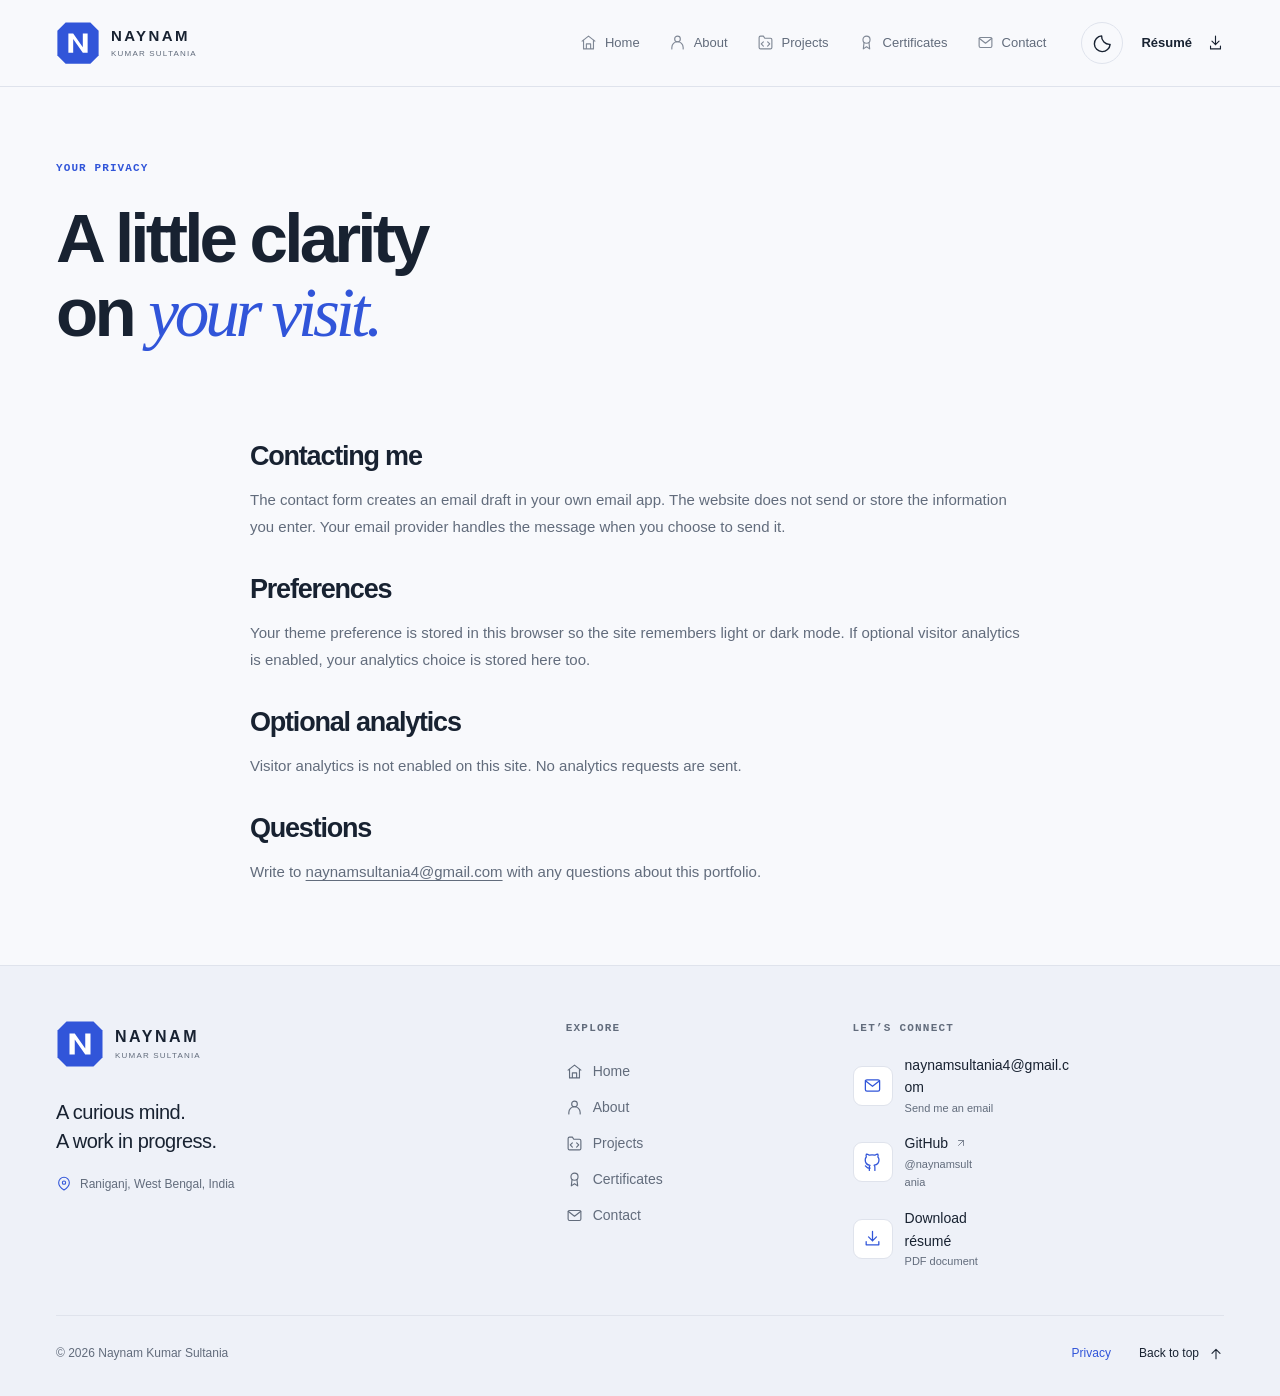
<file: privacy.html>
<!doctype html>
<html lang="en"><head><meta charset="utf-8"><meta name="viewport" content="width=device-width, initial-scale=1"><title>Privacy — Naynam Kumar Sultania</title><meta name="description" content="How this portfolio handles contact information, theme preferences, and optional analytics."><meta name="theme-color" content="#f8f9fc"><meta name="color-scheme" content="light dark"><meta property="og:type" content="website"><meta property="og:title" content="Privacy — Naynam Kumar Sultania"><meta property="og:description" content="How this portfolio handles contact information, theme preferences, and optional analytics."><meta name="twitter:card" content="summary"><link rel="icon" href="assets/favicon.svg?v=2" type="image/svg+xml"><script src="assets/theme.js"></script><link rel="stylesheet" href="assets/style.css?v=4"><script type="application/ld+json">{"@context": "https://schema.org", "@type": "Person", "name": "Naynam Kumar Sultania", "jobTitle": "JEE aspirant and aspiring software engineer", "email": "mailto:naynamsultania4@gmail.com", "address": {"@type": "PostalAddress", "addressLocality": "Raniganj", "addressRegion": "West Bengal", "addressCountry": "IN"}, "knowsAbout": ["Science", "Mathematics", "Computer Science", "Artificial Intelligence", "Philosophy", "Economics", "Python", "C++", "HTML", "CSS", "JavaScript", "MySQL", "PostgreSQL"], "url": "https://naynamsultania.github.io/"}</script><script defer src="assets/content.js"></script><script defer src="assets/main.js?v=4"></script><link rel="canonical" href="https://naynamsultania.github.io/privacy.html"><meta property="og:url" content="https://naynamsultania.github.io/privacy.html"></head>
<body id="top" data-page="privacy"><a class="skip-link" href="#main">Skip to content</a><header class="site-header"><div class="container header-inner"><a class="brand" href="index.html" aria-label="Naynam Kumar Sultania, home"><svg class="brand-symbol" xmlns="http://www.w3.org/2000/svg" viewBox="0 0 64 64" width="44" height="44" aria-hidden="true" focusable="false"><path class="brand-plate" d="M14 2H50L62 14V50L50 62H14L2 50V14Z" fill="#3155d9"/><path class="brand-letter" d="M18 46V18H25L39 38V18H46V46H39L25 26V46Z" fill="#ffffff"/></svg><span class="brand-wordmark" aria-hidden="true"><span class="brand-name">Naynam</span><span class="brand-surname">Kumar Sultania</span></span></a><nav id="main-nav" aria-label="Main navigation"><a href="index.html" ><svg class="icon nav-icon" viewBox="0 0 24 24" fill="none" stroke="currentColor" stroke-width="1.6" stroke-linecap="round" stroke-linejoin="round" aria-hidden="true" focusable="false"><path d="m3 10 9-7 9 7"/><path d="M5 9v12h14V9M9 21v-7h6v7"/></svg><span>Home</span></a><a href="about.html" ><svg class="icon nav-icon" viewBox="0 0 24 24" fill="none" stroke="currentColor" stroke-width="1.6" stroke-linecap="round" stroke-linejoin="round" aria-hidden="true" focusable="false"><circle cx="12" cy="7" r="4"/><path d="M4 21v-2a8 8 0 0 1 16 0v2"/></svg><span>About</span></a><a href="projects.html" ><svg class="icon nav-icon" viewBox="0 0 24 24" fill="none" stroke="currentColor" stroke-width="1.6" stroke-linecap="round" stroke-linejoin="round" aria-hidden="true" focusable="false"><path d="M3 7V5a2 2 0 0 1 2-2h4l2 3h8a2 2 0 0 1 2 2v11a2 2 0 0 1-2 2H5a2 2 0 0 1-2-2V7Z"/><path d="m9 11-3 3 3 3m6-6 3 3-3 3"/></svg><span>Projects</span></a><a href="certificates.html" ><svg class="icon nav-icon" viewBox="0 0 24 24" fill="none" stroke="currentColor" stroke-width="1.6" stroke-linecap="round" stroke-linejoin="round" aria-hidden="true" focusable="false"><circle cx="12" cy="8" r="5"/><path d="m8.5 12-1 9L12 18l4.5 3-1-9"/></svg><span>Certificates</span></a><a href="contact.html" ><svg class="icon nav-icon" viewBox="0 0 24 24" fill="none" stroke="currentColor" stroke-width="1.6" stroke-linecap="round" stroke-linejoin="round" aria-hidden="true" focusable="false"><rect x="3" y="5" width="18" height="14" rx="2"/><path d="m3 6 9 7 9-7"/></svg><span>Contact</span></a></nav><div class="header-actions"><button type="button" class="icon-button theme-toggle" aria-label="Switch to dark mode"><svg class="icon" viewBox="0 0 24 24" fill="none" stroke="currentColor" stroke-width="1.6" stroke-linecap="round" stroke-linejoin="round" aria-hidden="true"><path d="M20.7 13A9 9 0 0 1 11 3.3 9 9 0 1 0 20.7 13Z"/></svg><svg class="icon" viewBox="0 0 24 24" fill="none" stroke="currentColor" stroke-width="1.6" stroke-linecap="round" stroke-linejoin="round" aria-hidden="true"><circle cx="12" cy="12" r="4"/><path d="M12 2v2m0 16v2M2 12h2m16 0h2M5 5l1.4 1.4m11.2 11.2L19 19M5 19l1.4-1.4M17.6 6.4 19 5"/></svg></button><a class="resume-link" href="assets/Naynam_Kumar_Sultania_Resume.pdf" download>Résumé <svg class="icon" viewBox="0 0 24 24" fill="none" stroke="currentColor" stroke-width="1.6" stroke-linecap="round" stroke-linejoin="round" aria-hidden="true"><path d="M12 3v12m-5-5 5 5 5-5M5 17v4h14v-4"/></svg></a><button type="button" class="icon-button menu-toggle" aria-label="Open menu" aria-controls="main-nav" aria-expanded="false"><svg class="icon" viewBox="0 0 24 24" fill="none" stroke="currentColor" stroke-width="1.6" stroke-linecap="round" stroke-linejoin="round" aria-hidden="true"><path d="M4 7h16M4 12h16M4 17h16"/></svg></button></div></div></header>
<main id="main"><section class="page-heading container"><span class="eyebrow">YOUR PRIVACY</span><h1>A little clarity<br>on <em>your visit.</em></h1></section><section class="privacy-copy container"><h2>Contacting me</h2><p>The contact form creates an email draft in your own email app. The website does not send or store the information you enter. Your email provider handles the message when you choose to send it.</p><h2>Preferences</h2><p>Your theme preference is stored in this browser so the site remembers light or dark mode. If optional visitor analytics is enabled, your analytics choice is stored here too.</p><h2>Optional analytics</h2><p id="analytics-description">Visitor analytics is not enabled on this site. No analytics requests are sent.</p><button type="button" class="button secondary analytics-settings" hidden>Change analytics preference</button><h2>Questions</h2><p>Write to <a href="mailto:naynamsultania4@gmail.com">naynamsultania4@gmail.com</a> with any questions about this portfolio.</p></section></main><footer class="site-footer" id="footer">
  <div class="container">
    <div class="footer-grid">
      <div class="footer-identity">
        <a class="brand" href="index.html" aria-label="Naynam Kumar Sultania, home"><svg class="brand-symbol" xmlns="http://www.w3.org/2000/svg" viewBox="0 0 64 64" width="44" height="44" aria-hidden="true" focusable="false"><path class="brand-plate" d="M14 2H50L62 14V50L50 62H14L2 50V14Z" fill="#3155d9"/><path class="brand-letter" d="M18 46V18H25L39 38V18H46V46H39L25 26V46Z" fill="#ffffff"/></svg><span class="brand-wordmark" aria-hidden="true"><span class="brand-name">Naynam</span><span class="brand-surname">Kumar Sultania</span></span></a>
        <p class="footer-description">A curious mind.<br>A work in progress.</p>
        <p class="footer-location"><svg class="icon " viewBox="0 0 24 24" fill="none" stroke="currentColor" stroke-width="1.6" stroke-linecap="round" stroke-linejoin="round" aria-hidden="true" focusable="false"><path d="M20 10c0 6-8 11-8 11S4 16 4 10a8 8 0 1 1 16 0Z"/><circle cx="12" cy="10" r="2.5"/></svg><span>Raniganj, West Bengal, India</span></p>
      </div>
      <nav class="footer-nav" aria-labelledby="footer-explore-title">
        <h2 class="footer-title" id="footer-explore-title">Explore</h2>
        <ul>
          <li><a href="index.html" ><svg class="icon nav-icon" viewBox="0 0 24 24" fill="none" stroke="currentColor" stroke-width="1.6" stroke-linecap="round" stroke-linejoin="round" aria-hidden="true" focusable="false"><path d="m3 10 9-7 9 7"/><path d="M5 9v12h14V9M9 21v-7h6v7"/></svg><span>Home</span></a></li>
          <li><a href="about.html" ><svg class="icon nav-icon" viewBox="0 0 24 24" fill="none" stroke="currentColor" stroke-width="1.6" stroke-linecap="round" stroke-linejoin="round" aria-hidden="true" focusable="false"><circle cx="12" cy="7" r="4"/><path d="M4 21v-2a8 8 0 0 1 16 0v2"/></svg><span>About</span></a></li>
          <li><a href="projects.html" ><svg class="icon nav-icon" viewBox="0 0 24 24" fill="none" stroke="currentColor" stroke-width="1.6" stroke-linecap="round" stroke-linejoin="round" aria-hidden="true" focusable="false"><path d="M3 7V5a2 2 0 0 1 2-2h4l2 3h8a2 2 0 0 1 2 2v11a2 2 0 0 1-2 2H5a2 2 0 0 1-2-2V7Z"/><path d="m9 11-3 3 3 3m6-6 3 3-3 3"/></svg><span>Projects</span></a></li>
          <li><a href="certificates.html" ><svg class="icon nav-icon" viewBox="0 0 24 24" fill="none" stroke="currentColor" stroke-width="1.6" stroke-linecap="round" stroke-linejoin="round" aria-hidden="true" focusable="false"><circle cx="12" cy="8" r="5"/><path d="m8.5 12-1 9L12 18l4.5 3-1-9"/></svg><span>Certificates</span></a></li>
          <li><a href="contact.html" ><svg class="icon nav-icon" viewBox="0 0 24 24" fill="none" stroke="currentColor" stroke-width="1.6" stroke-linecap="round" stroke-linejoin="round" aria-hidden="true" focusable="false"><rect x="3" y="5" width="18" height="14" rx="2"/><path d="m3 6 9 7 9-7"/></svg><span>Contact</span></a></li>
        </ul>
      </nav>
      <section class="footer-connect" aria-labelledby="footer-connect-title">
        <h2 class="footer-title" id="footer-connect-title">Let’s connect</h2>
        <ul class="footer-contact-links">
          <li><a class="footer-contact-link" href="mailto:naynamsultania4@gmail.com"><span class="footer-link-icon"><svg class="icon " viewBox="0 0 24 24" fill="none" stroke="currentColor" stroke-width="1.6" stroke-linecap="round" stroke-linejoin="round" aria-hidden="true" focusable="false"><rect x="3" y="5" width="18" height="14" rx="2"/><path d="m3 6 9 7 9-7"/></svg></span><span class="footer-link-copy"><span class="footer-link-name">naynamsultania4@gmail.com</span><span class="footer-link-detail">Send me an email</span></span></a></li>
          <li><a class="footer-contact-link" data-footer-github href="https://github.com/naynamsultania" target="_blank" rel="noopener noreferrer" aria-label="GitHub, opens in a new tab"><span class="footer-link-icon"><svg class="icon " viewBox="0 0 24 24" fill="none" stroke="currentColor" stroke-width="1.6" stroke-linecap="round" stroke-linejoin="round" aria-hidden="true" focusable="false"><path d="M9 19c-4.3 1.3-4.3-2.2-6-2.7M15 22v-3.9a3.4 3.4 0 0 0-.9-2.7c3-.3 6.1-1.5 6.1-6.8A5.3 5.3 0 0 0 18.8 5a4.9 4.9 0 0 0-.1-3.6S17.6 1.1 15 2.8a13.4 13.4 0 0 0-7 0C5.4 1.1 4.3 1.4 4.3 1.4A4.9 4.9 0 0 0 4.2 5a5.3 5.3 0 0 0-1.4 3.7c0 5.3 3.1 6.5 6.1 6.8a3.4 3.4 0 0 0-.9 2.6V22"/></svg></span><span class="footer-link-copy"><span class="footer-link-name">GitHub <svg class="icon footer-external" viewBox="0 0 24 24" fill="none" stroke="currentColor" stroke-width="1.6" stroke-linecap="round" stroke-linejoin="round" aria-hidden="true" focusable="false"><path d="M7 17 17 7M7 7h10v10"/></svg></span><span class="footer-link-detail">@naynamsultania</span></span></a></li>
          <li><a class="footer-contact-link" href="assets/Naynam_Kumar_Sultania_Resume.pdf" download><span class="footer-link-icon"><svg class="icon " viewBox="0 0 24 24" fill="none" stroke="currentColor" stroke-width="1.6" stroke-linecap="round" stroke-linejoin="round" aria-hidden="true" focusable="false"><path d="M12 3v12m-5-5 5 5 5-5M4 16v4h16v-4"/></svg></span><span class="footer-link-copy"><span class="footer-link-name">Download résumé</span><span class="footer-link-detail">PDF document</span></span></a></li>
        </ul>
      </section>
    </div>
    <div class="footer-meta">
      <p>© <span data-year>2026</span> Naynam Kumar Sultania</p>
      <div class="footer-meta-links"><a href="privacy.html" aria-current="page">Privacy</a><a class="footer-back-top" href="#top">Back to top <svg class="icon " viewBox="0 0 24 24" fill="none" stroke="currentColor" stroke-width="1.6" stroke-linecap="round" stroke-linejoin="round" aria-hidden="true" focusable="false"><path d="M12 19V5m-6 6 6-6 6 6"/></svg></a></div>
    </div>
  </div>
</footer><div class="toast" role="status" aria-live="polite"></div>
<section class="analytics-consent" aria-label="Optional visitor analytics" hidden><p><strong>A little insight, with your permission.</strong> Allow basic visitor measurement with Google Analytics? <a href="privacy.html">Privacy details</a></p><div><button type="button" class="button secondary" data-consent="declined">No thanks</button><button type="button" class="button primary" data-consent="accepted">Allow analytics</button></div></section></body></html>
</file>
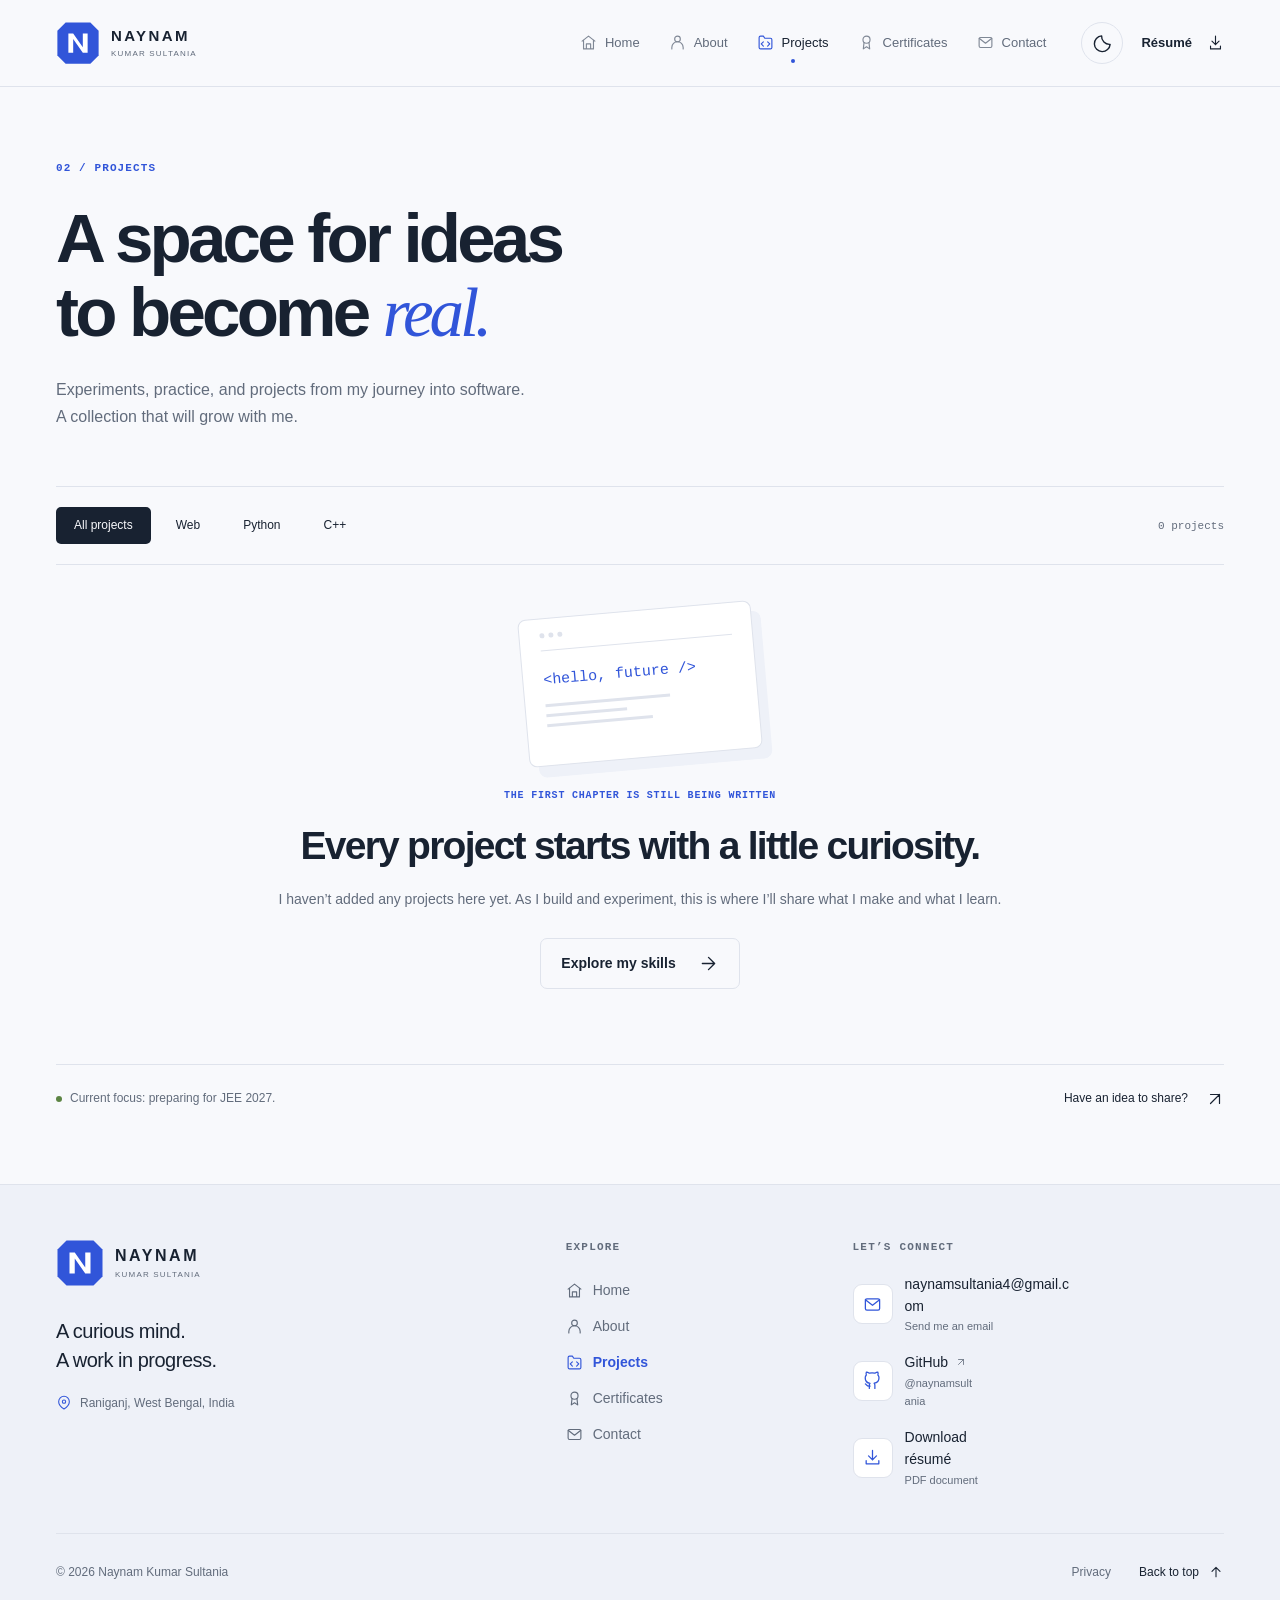
<file: projects.html>
<!doctype html>
<html lang="en"><head><meta charset="utf-8"><meta name="viewport" content="width=device-width, initial-scale=1"><title>Projects — Naynam Kumar Sultania</title><meta name="description" content="A growing space for Naynam Kumar Sultania’s programming projects and experiments in web development, Python, and C++."><meta name="theme-color" content="#f8f9fc"><meta name="color-scheme" content="light dark"><meta property="og:type" content="website"><meta property="og:title" content="Projects — Naynam Kumar Sultania"><meta property="og:description" content="A growing space for Naynam Kumar Sultania’s programming projects and experiments in web development, Python, and C++."><meta name="twitter:card" content="summary"><link rel="icon" href="assets/favicon.svg?v=2" type="image/svg+xml"><script src="assets/theme.js"></script><link rel="stylesheet" href="assets/style.css?v=4"><script type="application/ld+json">{"@context": "https://schema.org", "@type": "Person", "name": "Naynam Kumar Sultania", "jobTitle": "JEE aspirant and aspiring software engineer", "email": "mailto:naynamsultania4@gmail.com", "address": {"@type": "PostalAddress", "addressLocality": "Raniganj", "addressRegion": "West Bengal", "addressCountry": "IN"}, "knowsAbout": ["Science", "Mathematics", "Computer Science", "Artificial Intelligence", "Philosophy", "Economics", "Python", "C++", "HTML", "CSS", "JavaScript", "MySQL", "PostgreSQL"], "url": "https://naynamsultania.github.io/"}</script><script defer src="assets/content.js"></script><script defer src="assets/main.js?v=4"></script><link rel="canonical" href="https://naynamsultania.github.io/projects.html"><meta property="og:url" content="https://naynamsultania.github.io/projects.html"></head>
<body id="top" data-page="projects"><a class="skip-link" href="#main">Skip to content</a><header class="site-header"><div class="container header-inner"><a class="brand" href="index.html" aria-label="Naynam Kumar Sultania, home"><svg class="brand-symbol" xmlns="http://www.w3.org/2000/svg" viewBox="0 0 64 64" width="44" height="44" aria-hidden="true" focusable="false"><path class="brand-plate" d="M14 2H50L62 14V50L50 62H14L2 50V14Z" fill="#3155d9"/><path class="brand-letter" d="M18 46V18H25L39 38V18H46V46H39L25 26V46Z" fill="#ffffff"/></svg><span class="brand-wordmark" aria-hidden="true"><span class="brand-name">Naynam</span><span class="brand-surname">Kumar Sultania</span></span></a><nav id="main-nav" aria-label="Main navigation"><a href="index.html" ><svg class="icon nav-icon" viewBox="0 0 24 24" fill="none" stroke="currentColor" stroke-width="1.6" stroke-linecap="round" stroke-linejoin="round" aria-hidden="true" focusable="false"><path d="m3 10 9-7 9 7"/><path d="M5 9v12h14V9M9 21v-7h6v7"/></svg><span>Home</span></a><a href="about.html" ><svg class="icon nav-icon" viewBox="0 0 24 24" fill="none" stroke="currentColor" stroke-width="1.6" stroke-linecap="round" stroke-linejoin="round" aria-hidden="true" focusable="false"><circle cx="12" cy="7" r="4"/><path d="M4 21v-2a8 8 0 0 1 16 0v2"/></svg><span>About</span></a><a href="projects.html" aria-current="page"><svg class="icon nav-icon" viewBox="0 0 24 24" fill="none" stroke="currentColor" stroke-width="1.6" stroke-linecap="round" stroke-linejoin="round" aria-hidden="true" focusable="false"><path d="M3 7V5a2 2 0 0 1 2-2h4l2 3h8a2 2 0 0 1 2 2v11a2 2 0 0 1-2 2H5a2 2 0 0 1-2-2V7Z"/><path d="m9 11-3 3 3 3m6-6 3 3-3 3"/></svg><span>Projects</span></a><a href="certificates.html" ><svg class="icon nav-icon" viewBox="0 0 24 24" fill="none" stroke="currentColor" stroke-width="1.6" stroke-linecap="round" stroke-linejoin="round" aria-hidden="true" focusable="false"><circle cx="12" cy="8" r="5"/><path d="m8.5 12-1 9L12 18l4.5 3-1-9"/></svg><span>Certificates</span></a><a href="contact.html" ><svg class="icon nav-icon" viewBox="0 0 24 24" fill="none" stroke="currentColor" stroke-width="1.6" stroke-linecap="round" stroke-linejoin="round" aria-hidden="true" focusable="false"><rect x="3" y="5" width="18" height="14" rx="2"/><path d="m3 6 9 7 9-7"/></svg><span>Contact</span></a></nav><div class="header-actions"><button type="button" class="icon-button theme-toggle" aria-label="Switch to dark mode"><svg class="icon" viewBox="0 0 24 24" fill="none" stroke="currentColor" stroke-width="1.6" stroke-linecap="round" stroke-linejoin="round" aria-hidden="true"><path d="M20.7 13A9 9 0 0 1 11 3.3 9 9 0 1 0 20.7 13Z"/></svg><svg class="icon" viewBox="0 0 24 24" fill="none" stroke="currentColor" stroke-width="1.6" stroke-linecap="round" stroke-linejoin="round" aria-hidden="true"><circle cx="12" cy="12" r="4"/><path d="M12 2v2m0 16v2M2 12h2m16 0h2M5 5l1.4 1.4m11.2 11.2L19 19M5 19l1.4-1.4M17.6 6.4 19 5"/></svg></button><a class="resume-link" href="assets/Naynam_Kumar_Sultania_Resume.pdf" download>Résumé <svg class="icon" viewBox="0 0 24 24" fill="none" stroke="currentColor" stroke-width="1.6" stroke-linecap="round" stroke-linejoin="round" aria-hidden="true"><path d="M12 3v12m-5-5 5 5 5-5M5 17v4h14v-4"/></svg></a><button type="button" class="icon-button menu-toggle" aria-label="Open menu" aria-controls="main-nav" aria-expanded="false"><svg class="icon" viewBox="0 0 24 24" fill="none" stroke="currentColor" stroke-width="1.6" stroke-linecap="round" stroke-linejoin="round" aria-hidden="true"><path d="M4 7h16M4 12h16M4 17h16"/></svg></button></div></div></header>
<main id="main">
<section class="page-heading container"><span class="eyebrow">02 / PROJECTS</span><h1>A space for ideas<br>to become <em>real.</em></h1><p>Experiments, practice, and projects from my journey into software.<br>A collection that will grow with me.</p></section>
<section class="collection container"><div class="collection-toolbar"><div class="filter-group" role="group" aria-label="Filter projects"><button type="button" class="filter active" data-filter="all" aria-pressed="true">All projects</button><button type="button" class="filter " data-filter="web" aria-pressed="false">Web</button><button type="button" class="filter " data-filter="python" aria-pressed="false">Python</button><button type="button" class="filter " data-filter="cpp" aria-pressed="false">C++</button></div><span class="collection-count" id="project-count" role="status">0 projects</span></div>
<div class="project-grid" id="project-grid"></div><div class="empty-state" id="project-empty"><div class="empty-art code-empty" aria-hidden="true"><div class="editor-dots"><i></i><i></i><i></i></div><span>&lt;hello, future /&gt;</span><div class="empty-code-lines"><i></i><i></i><i></i></div></div><span class="eyebrow">THE FIRST CHAPTER IS STILL BEING WRITTEN</span><h2 id="project-empty-title">Every project starts<br>with a little curiosity.</h2><p id="project-empty-copy">I haven’t added any projects here yet. As I build and experiment,<br class="desktop-break"> this is where I’ll share what I make and what I learn.</p><a class="button secondary" href="about.html#toolkit" >Explore my skills<svg class="icon" viewBox="0 0 24 24" fill="none" stroke="currentColor" stroke-width="1.6" stroke-linecap="round" stroke-linejoin="round" aria-hidden="true"><path d="M5 12h14M12 5l7 7-7 7"/></svg></a></div>
<noscript><p class="noscript-note">Enable JavaScript to use project filters. No projects have been added yet.</p></noscript></section>
<div class="bottom-note container"><span class="status-dot"></span> Current focus: preparing for JEE 2027.<a href="contact.html">Have an idea to share? <svg class="icon" viewBox="0 0 24 24" fill="none" stroke="currentColor" stroke-width="1.6" stroke-linecap="round" stroke-linejoin="round" aria-hidden="true"><path d="M6 18 18 6M6 6h12v12"/></svg></a></div>
</main><footer class="site-footer" id="footer">
  <div class="container">
    <div class="footer-grid">
      <div class="footer-identity">
        <a class="brand" href="index.html" aria-label="Naynam Kumar Sultania, home"><svg class="brand-symbol" xmlns="http://www.w3.org/2000/svg" viewBox="0 0 64 64" width="44" height="44" aria-hidden="true" focusable="false"><path class="brand-plate" d="M14 2H50L62 14V50L50 62H14L2 50V14Z" fill="#3155d9"/><path class="brand-letter" d="M18 46V18H25L39 38V18H46V46H39L25 26V46Z" fill="#ffffff"/></svg><span class="brand-wordmark" aria-hidden="true"><span class="brand-name">Naynam</span><span class="brand-surname">Kumar Sultania</span></span></a>
        <p class="footer-description">A curious mind.<br>A work in progress.</p>
        <p class="footer-location"><svg class="icon " viewBox="0 0 24 24" fill="none" stroke="currentColor" stroke-width="1.6" stroke-linecap="round" stroke-linejoin="round" aria-hidden="true" focusable="false"><path d="M20 10c0 6-8 11-8 11S4 16 4 10a8 8 0 1 1 16 0Z"/><circle cx="12" cy="10" r="2.5"/></svg><span>Raniganj, West Bengal, India</span></p>
      </div>
      <nav class="footer-nav" aria-labelledby="footer-explore-title">
        <h2 class="footer-title" id="footer-explore-title">Explore</h2>
        <ul>
          <li><a href="index.html" ><svg class="icon nav-icon" viewBox="0 0 24 24" fill="none" stroke="currentColor" stroke-width="1.6" stroke-linecap="round" stroke-linejoin="round" aria-hidden="true" focusable="false"><path d="m3 10 9-7 9 7"/><path d="M5 9v12h14V9M9 21v-7h6v7"/></svg><span>Home</span></a></li>
          <li><a href="about.html" ><svg class="icon nav-icon" viewBox="0 0 24 24" fill="none" stroke="currentColor" stroke-width="1.6" stroke-linecap="round" stroke-linejoin="round" aria-hidden="true" focusable="false"><circle cx="12" cy="7" r="4"/><path d="M4 21v-2a8 8 0 0 1 16 0v2"/></svg><span>About</span></a></li>
          <li><a href="projects.html" aria-current="page"><svg class="icon nav-icon" viewBox="0 0 24 24" fill="none" stroke="currentColor" stroke-width="1.6" stroke-linecap="round" stroke-linejoin="round" aria-hidden="true" focusable="false"><path d="M3 7V5a2 2 0 0 1 2-2h4l2 3h8a2 2 0 0 1 2 2v11a2 2 0 0 1-2 2H5a2 2 0 0 1-2-2V7Z"/><path d="m9 11-3 3 3 3m6-6 3 3-3 3"/></svg><span>Projects</span></a></li>
          <li><a href="certificates.html" ><svg class="icon nav-icon" viewBox="0 0 24 24" fill="none" stroke="currentColor" stroke-width="1.6" stroke-linecap="round" stroke-linejoin="round" aria-hidden="true" focusable="false"><circle cx="12" cy="8" r="5"/><path d="m8.5 12-1 9L12 18l4.5 3-1-9"/></svg><span>Certificates</span></a></li>
          <li><a href="contact.html" ><svg class="icon nav-icon" viewBox="0 0 24 24" fill="none" stroke="currentColor" stroke-width="1.6" stroke-linecap="round" stroke-linejoin="round" aria-hidden="true" focusable="false"><rect x="3" y="5" width="18" height="14" rx="2"/><path d="m3 6 9 7 9-7"/></svg><span>Contact</span></a></li>
        </ul>
      </nav>
      <section class="footer-connect" aria-labelledby="footer-connect-title">
        <h2 class="footer-title" id="footer-connect-title">Let’s connect</h2>
        <ul class="footer-contact-links">
          <li><a class="footer-contact-link" href="mailto:naynamsultania4@gmail.com"><span class="footer-link-icon"><svg class="icon " viewBox="0 0 24 24" fill="none" stroke="currentColor" stroke-width="1.6" stroke-linecap="round" stroke-linejoin="round" aria-hidden="true" focusable="false"><rect x="3" y="5" width="18" height="14" rx="2"/><path d="m3 6 9 7 9-7"/></svg></span><span class="footer-link-copy"><span class="footer-link-name">naynamsultania4@gmail.com</span><span class="footer-link-detail">Send me an email</span></span></a></li>
          <li><a class="footer-contact-link" data-footer-github href="https://github.com/naynamsultania" target="_blank" rel="noopener noreferrer" aria-label="GitHub, opens in a new tab"><span class="footer-link-icon"><svg class="icon " viewBox="0 0 24 24" fill="none" stroke="currentColor" stroke-width="1.6" stroke-linecap="round" stroke-linejoin="round" aria-hidden="true" focusable="false"><path d="M9 19c-4.3 1.3-4.3-2.2-6-2.7M15 22v-3.9a3.4 3.4 0 0 0-.9-2.7c3-.3 6.1-1.5 6.1-6.8A5.3 5.3 0 0 0 18.8 5a4.9 4.9 0 0 0-.1-3.6S17.6 1.1 15 2.8a13.4 13.4 0 0 0-7 0C5.4 1.1 4.3 1.4 4.3 1.4A4.9 4.9 0 0 0 4.2 5a5.3 5.3 0 0 0-1.4 3.7c0 5.3 3.1 6.5 6.1 6.8a3.4 3.4 0 0 0-.9 2.6V22"/></svg></span><span class="footer-link-copy"><span class="footer-link-name">GitHub <svg class="icon footer-external" viewBox="0 0 24 24" fill="none" stroke="currentColor" stroke-width="1.6" stroke-linecap="round" stroke-linejoin="round" aria-hidden="true" focusable="false"><path d="M7 17 17 7M7 7h10v10"/></svg></span><span class="footer-link-detail">@naynamsultania</span></span></a></li>
          <li><a class="footer-contact-link" href="assets/Naynam_Kumar_Sultania_Resume.pdf" download><span class="footer-link-icon"><svg class="icon " viewBox="0 0 24 24" fill="none" stroke="currentColor" stroke-width="1.6" stroke-linecap="round" stroke-linejoin="round" aria-hidden="true" focusable="false"><path d="M12 3v12m-5-5 5 5 5-5M4 16v4h16v-4"/></svg></span><span class="footer-link-copy"><span class="footer-link-name">Download résumé</span><span class="footer-link-detail">PDF document</span></span></a></li>
        </ul>
      </section>
    </div>
    <div class="footer-meta">
      <p>© <span data-year>2026</span> Naynam Kumar Sultania</p>
      <div class="footer-meta-links"><a href="privacy.html">Privacy</a><a class="footer-back-top" href="#top">Back to top <svg class="icon " viewBox="0 0 24 24" fill="none" stroke="currentColor" stroke-width="1.6" stroke-linecap="round" stroke-linejoin="round" aria-hidden="true" focusable="false"><path d="M12 19V5m-6 6 6-6 6 6"/></svg></a></div>
    </div>
  </div>
</footer><div class="toast" role="status" aria-live="polite"></div>
<section class="analytics-consent" aria-label="Optional visitor analytics" hidden><p><strong>A little insight, with your permission.</strong> Allow basic visitor measurement with Google Analytics? <a href="privacy.html">Privacy details</a></p><div><button type="button" class="button secondary" data-consent="declined">No thanks</button><button type="button" class="button primary" data-consent="accepted">Allow analytics</button></div></section></body></html>
</file>
<file: assets/style.css>
/* Naynam Kumar Sultania — personal portfolio */
:root{color-scheme:light;--bg:#f8f9fc;--surface:#fff;--soft:#eef1f8;--ink:#182231;--muted:#626c7c;--line:#dfe3ec;--blue:#3155d9;--blue-soft:#e9edff;--lime:#daed9e;--header:rgba(248,249,252,.94);--shadow:0 16px 48px #1d2c4910;--radius:12px}
:root[data-theme=dark]{color-scheme:dark;--bg:#101620;--surface:#171f2d;--soft:#1d2839;--ink:#f0f3fb;--muted:#a3aec0;--line:#2b3648;--blue:#9cafff;--blue-soft:#253253;--lime:#d7ed95;--header:rgba(16,22,32,.94);--shadow:0 16px 48px #0003}
*,*::before,*::after{box-sizing:border-box}html{scroll-behavior:smooth;scroll-padding-top:110px}body{margin:0;background:var(--bg);color:var(--ink);font-family:Arial,Helvetica,sans-serif;font-size:16px;line-height:1.6;-webkit-font-smoothing:antialiased}a{color:inherit;text-decoration:none}button,input,textarea{font:inherit}button,a,input,textarea{-webkit-tap-highlight-color:transparent}button{cursor:pointer}button:disabled{cursor:wait}img,svg{max-width:100%}h1,h2,h3,p{margin:0}h1,h2,h3{line-height:1.08;letter-spacing:-.045em}h1{font-size:clamp(54px,5.8vw,84px);font-weight:600}h2{font-size:clamp(32px,3.3vw,47px);font-weight:600}h3{font-size:22px;font-weight:600}p{color:var(--muted)}em{font-family:Georgia,'Times New Roman',serif;font-weight:400;color:var(--blue);letter-spacing:-.06em}button{color:inherit}button:focus-visible,a:focus-visible,input:focus-visible,textarea:focus-visible{outline:3px solid var(--blue);outline-offset:5px}::selection{background:var(--blue);color:var(--bg)}[hidden]{display:none!important}.container{width:min(1240px,calc(100% - 112px));margin-inline:auto}.icon{width:21px;height:21px;flex-shrink:0}.eyebrow,.tiny-label,.card-index{font-family:'Courier New',monospace;font-size:11px;font-weight:600;letter-spacing:.1em;line-height:1.5}.eyebrow{display:block;color:var(--blue);margin-bottom:22px}.tiny-label{display:block;color:var(--muted);font-size:10px;letter-spacing:.08em}.button{display:inline-flex;align-items:center;justify-content:center;gap:22px;border:1px solid transparent;min-height:51px;padding:12px 20px;border-radius:7px;font-size:14px;font-weight:600;line-height:1.4;transition:transform .2s,background .2s,box-shadow .2s}.button:hover{transform:translateY(-2px);box-shadow:var(--shadow)}.button.primary{background:var(--blue);color:#fff}:root[data-theme=dark] .button.primary{color:#111b30}.button.secondary{background:transparent;border-color:var(--line)}.button.secondary:hover{background:var(--surface)}.text-link{display:inline-flex;align-items:center;gap:16px;border:0;border-bottom:1px solid var(--blue);padding:0 0 6px;background:none;color:var(--blue);font-size:14px;font-weight:600}.text-link:hover .icon{transform:translateX(3px)}.icon-button{display:inline-flex;align-items:center;justify-content:center;flex-shrink:0;width:42px;height:42px;padding:9px;border:1px solid var(--line);border-radius:50%;background:none}.icon-button:hover{background:var(--soft)}.skip-link{position:fixed;top:-100px;left:16px;z-index:50;padding:12px 24px;background:var(--blue);color:#fff}.skip-link:focus{top:10px}
/* Navigation */
.site-header{position:sticky;top:0;z-index:20;background:var(--header);backdrop-filter:blur(16px);border-bottom:1px solid var(--line)}.header-inner{min-height:86px;display:flex;align-items:center;justify-content:space-between;gap:35px}.brand{display:inline-flex;align-items:center;gap:11px;flex-shrink:0;line-height:1;text-decoration:none}.brand-symbol{display:block;width:44px;height:44px;flex-shrink:0}.brand-plate{fill:var(--blue)}.brand-letter{fill:#fff}:root[data-theme=dark] .brand-letter{fill:#101620}.brand-wordmark{display:flex;flex-direction:column;gap:7px;white-space:nowrap}.brand-name{font-size:15px;font-weight:700;letter-spacing:.16em;text-transform:uppercase;color:var(--ink)}.brand-surname{font-size:8px;font-weight:500;letter-spacing:.15em;text-transform:uppercase;color:var(--muted)}#main-nav{display:flex;gap:29px;margin-left:auto;align-items:center}#main-nav a{display:inline-flex;align-items:center;gap:8px;white-space:nowrap;font-size:13px;color:var(--muted);position:relative;padding:30px 0}#main-nav a:hover,#main-nav a[aria-current=page]{color:var(--ink)}#main-nav a[aria-current=page]::after{content:'';position:absolute;bottom:20px;width:4px;height:4px;border-radius:50%;background:var(--blue);left:calc(50% - 2px)}.header-actions{display:flex;align-items:center;gap:18px}.resume-link{display:flex;align-items:center;gap:15px;font-size:13px;font-weight:600}.resume-link .icon{width:17px;height:17px}.menu-toggle{display:none}.theme-toggle .icon:last-child{display:none}[data-theme=dark] .theme-toggle .icon:first-child{display:none}[data-theme=dark] .theme-toggle .icon:last-child{display:block}
/* The introduction */
.hero{display:grid;grid-template-columns:1.05fr 1fr;align-items:center;gap:30px;padding-top:73px;padding-bottom:65px}.availability{display:flex;align-items:center;gap:8px;font:10px 'Courier New',monospace;letter-spacing:.06em;font-weight:600;margin-bottom:31px}.availability>span,.status-dot{width:6px;height:6px;border-radius:50%;background:#5c8443;display:inline-block;flex-shrink:0}.hero-hello{font-size:18px;color:var(--ink);margin-bottom:15px}.hero h1{font-size:clamp(66px,6.9vw,99px);line-height:.98;letter-spacing:-.065em}.hero h1 em{display:inline-block;padding-right:8px}.hero-description{font-size:16px;line-height:1.7;margin:27px 0}.hero-actions{display:flex;align-items:center;gap:12px}.hero-location{display:flex;align-items:center;gap:8px;font-size:11px;margin-top:27px}.hero-location .icon{width:14px;height:14px}.orbit-art{height:535px;position:relative;border-radius:18px;background:var(--soft);overflow:hidden;transform:rotate(2deg);color:var(--ink);isolation:isolate}.orbit-art::before{content:'';position:absolute;inset:0;background-image:radial-gradient(var(--line) .85px,transparent .85px);background-size:16px 16px;opacity:.7;z-index:-1}.art-top{position:absolute;top:24px;left:25px;right:25px;display:flex;justify-content:space-between;font:10px 'Courier New',monospace;letter-spacing:.09em}.orbital{width:110%;max-width:none;position:absolute;top:8%;left:-5%;animation:orbital-drift 5s ease-in-out 1}.orbit-label{display:flex;align-items:center;gap:10px;position:absolute;padding:11px 14px;border:1px solid var(--line);border-radius:5px;background:var(--surface);box-shadow:0 7px 25px #14213b12;font-family:'Courier New',monospace;font-size:20px;transform:rotate(-2deg)}.orbit-label span{font:11px Arial,sans-serif;letter-spacing:0;color:var(--ink)}.label-math{top:27%;right:7%;color:var(--blue)}.label-code{bottom:25%;left:5%;color:var(--blue)}.art-note{position:absolute;bottom:24px;left:25px;font-size:15px;line-height:1.4;letter-spacing:-.02em}.art-coordinate{position:absolute;bottom:25px;right:25px;font:9px 'Courier New',monospace;line-height:1.7;text-align:right;color:var(--muted)}.hero-copy>*{animation:arrive .7s both}.hero-copy h1{animation-delay:.08s}.hero-description{animation-delay:.14s}.hero-actions{animation-delay:.2s}.hero-location{animation-delay:.25s}@keyframes arrive{from{opacity:0;transform:translateY(12px)}to{opacity:1;transform:none}}@keyframes orbital-drift{0%,100%{transform:rotate(-7deg)}50%{transform:rotate(7deg)}}
.now-strip{border-top:1px solid var(--line);border-bottom:1px solid var(--line);display:flex;justify-content:space-between;align-items:center;padding-block:27px;gap:24px}.now-strip .tiny-label{margin-bottom:7px}.now-strip strong{font-weight:500;font-size:14px}.now-strip .status-dot{margin-right:6px}.now-strip>a{display:flex;align-items:center;gap:25px;font-size:12px;color:var(--muted)}.now-strip>a:hover{color:var(--blue)}.section{padding-block:100px}.section-heading{display:flex;align-items:flex-end;justify-content:space-between;gap:45px;margin-bottom:43px}.section-heading>p{max-width:345px;font-size:14px;line-height:1.7;padding-bottom:4px}.section-heading .eyebrow{margin-bottom:20px}.interest-grid{display:grid;grid-template-columns:1.1fr 1fr 1fr;gap:16px}.interest-card{padding:27px;background:var(--surface);border:1px solid var(--line);border-radius:var(--radius);display:flex;flex-direction:column;align-items:flex-start;position:relative;min-height:233px;transition:border-color .25s,transform .25s}.interest-card:hover{border-color:var(--blue);transform:translateY(-4px)}.card-index{color:var(--muted);font-size:9px;margin-bottom:23px}.interest-card>.icon{color:var(--blue);height:27px;width:27px;margin-bottom:24px}.interest-card h3{font-size:21px;letter-spacing:-.03em;margin-bottom:12px}.interest-card p{font-size:13px;line-height:1.6;max-width:250px}.interest-featured{grid-row:span 2;background:#233fa5;color:#fff;border-color:#233fa5;justify-content:flex-start}.interest-featured .card-index{color:#c2cef4}.interest-featured>.icon{color:#ddecac;width:55px;height:55px;margin-top:49px;margin-bottom:29px}.interest-featured h3{font-size:28px;line-height:1.13}.interest-featured p{color:#c7d2ef;font-size:14px;max-width:240px}.tags{display:flex;gap:7px;flex-wrap:wrap}.tags span{font-size:11px;line-height:1.4;border:1px solid var(--line);padding:5px 9px;border-radius:4px;color:var(--muted)}.interest-featured .tags{margin-top:auto;padding-top:24px}.interest-featured .tags span{color:#e6ecff;border-color:#647dc4;background:#ffffff08}.chapter{display:grid;grid-template-columns:1fr 1fr;align-items:center;gap:90px;padding-block:44px 95px}.chapter-art{height:300px;background:var(--blue-soft);border-radius:var(--radius);display:flex;align-items:center;justify-content:center;font-family:'Courier New',monospace;font-size:95px;letter-spacing:-.1em;color:var(--blue);border:1px solid var(--line);transform:rotate(-2deg)}.chapter-art span:nth-child(2){margin-inline:8px}.chapter p{margin:23px 0;max-width:430px;font-size:14px}.blinking-cursor{animation:blink 1.2s step-end 4}@keyframes blink{50%{opacity:0}}.contact-cta{display:grid;grid-template-columns:1fr 1fr;gap:30px;align-items:center;background:var(--blue-soft);border-radius:var(--radius);padding:49px 50px;margin-bottom:90px}.contact-cta p{font-size:14px;margin-bottom:24px}.contact-cta>div:last-child{justify-self:end}.contact-cta .eyebrow{font-size:10px}.contact-cta h2{font-size:43px}
/* Shared pages */
.page-heading{padding-block:73px 56px}.page-heading .eyebrow{margin-bottom:24px}.page-heading h1{font-size:clamp(45px,5.4vw,76px);line-height:1.08;letter-spacing:-.055em}.page-heading p{font-size:16px;line-height:1.7;margin-top:25px}.about-story{display:grid;grid-template-columns:.85fr 1.15fr;gap:90px;align-items:center;padding-top:10px;padding-bottom:20px}.name-panel{padding:34px 34px 30px;background:var(--soft);border:1px solid var(--line);border-radius:var(--radius);min-height:443px;display:flex;flex-direction:column}.name-panel .monogram{line-height:1;margin:39px 0 34px}.name-panel .monogram .brand-symbol{width:138px;height:138px}.name-panel h2{font-size:27px;line-height:1.15}.name-panel p{display:flex;gap:6px;align-items:center;margin-top:15px;font-size:11px}.name-panel p .icon{width:14px;height:14px}.story-copy .eyebrow{font-size:10px}.story-copy h2{font-size:38px;margin-bottom:24px}.story-copy p{font-size:14px;margin-bottom:15px;line-height:1.8}.story-copy .button{margin-top:13px}.timeline{border-top:1px solid var(--line);padding-left:19px}.timeline-item{display:grid;grid-template-columns:.6fr 1fr;position:relative;gap:30px;border-bottom:1px solid var(--line);padding:30px 0 30px 25px}.timeline-dot{position:absolute;top:37px;left:-24px;width:11px;height:11px;border-radius:50%;background:var(--bg);border:2px solid var(--muted)}.timeline-item::before{content:'';position:absolute;left:-19px;top:47px;bottom:-39px;border-left:1px solid var(--line)}.timeline-item:last-child::before{display:none}.timeline-stage{font:11px 'Courier New',monospace;color:var(--muted);padding-top:3px}.timeline-item h3{font-size:21px;letter-spacing:-.03em}.timeline-item p{font-size:13px;margin-top:10px}.timeline-item.current .timeline-dot{border-color:var(--blue);background:var(--blue);box-shadow:0 0 0 6px var(--blue-soft)}.timeline-item.current .timeline-stage{color:var(--blue)}.skills-section{background:var(--soft);margin-bottom:85px;padding-block:76px}.skills-grid{display:grid;grid-template-columns:repeat(4,1fr);gap:20px}.skill-group>.icon{color:var(--blue);height:27px;width:27px;margin-bottom:26px}.skill-group h3{font-size:18px;margin-bottom:20px}.skill-group .tags span{background:var(--surface);font-size:12px}.skill-group:not(:last-child){border-right:1px solid var(--line);padding-right:10px}
/* Project collection and certificates */
.collection-toolbar{display:flex;justify-content:space-between;align-items:center;gap:20px;border-top:1px solid var(--line);border-bottom:1px solid var(--line);padding-block:20px}.collection-toolbar>.eyebrow{margin:0;color:var(--muted)}.filter-group{display:flex;gap:7px;flex-wrap:wrap}.filter{background:transparent;border:1px solid transparent;border-radius:5px;padding:8px 17px;font-size:12px;transition:background .2s}.filter.active{background:var(--ink);color:var(--bg)}.filter:not(.active):hover{background:var(--soft);border-color:var(--line)}.collection-count{font:11px 'Courier New',monospace;color:var(--muted);white-space:nowrap}.empty-state{text-align:center;max-width:800px;margin:0 auto;padding:45px 0 75px}.empty-state .eyebrow{font-size:10px;letter-spacing:.08em;margin-top:24px}.empty-state h2{font-size:39px}.empty-state p{font-size:14px;margin:20px 0 26px;line-height:1.75}.empty-art{margin:0 auto 30px;position:relative;width:234px;height:148px;border:1px solid var(--line);border-radius:8px;background:var(--surface);box-shadow:9px 11px 0 var(--soft);transform:rotate(-5deg);text-align:left;padding:14px 20px}.editor-dots{display:flex;gap:4px;border-bottom:1px solid var(--line);padding-bottom:12px;margin-bottom:15px}.editor-dots i{display:block;width:5px;height:5px;background:var(--line);border-radius:50%}.empty-art>span{font:15px 'Courier New',monospace;color:var(--blue)}.empty-code-lines{margin-top:12px;display:grid;gap:7px}.empty-code-lines i{display:block;background:var(--line);width:65%;height:3px}.empty-code-lines i:nth-child(2){width:42%}.empty-code-lines i:nth-child(3){width:55%}.bottom-note{padding:24px 0;border-top:1px solid var(--line);display:flex;align-items:center;gap:8px;font-size:12px;color:var(--muted);margin-bottom:52px}.bottom-note a{margin-left:auto;display:flex;align-items:center;gap:18px;color:var(--ink)}.bottom-note .icon{width:18px;height:18px}.certificate-art{height:150px;width:225px;margin:0 auto 24px;position:relative}.certificate-sheet{position:absolute;inset:9px 27px 0 18px;background:var(--surface);border:1px solid var(--line);box-shadow:8px 8px 0 var(--soft);transform:rotate(-7deg);padding:25px}.certificate-sheet i{display:block;height:4px;background:var(--line);width:70%;margin-bottom:9px}.certificate-sheet i:nth-child(2){width:100%}.certificate-sheet i:nth-child(3){width:50%}.certificate-sheet>.icon{width:43px;height:43px;color:var(--blue);position:absolute;bottom:4px;right:8px}.certificate-spark{position:absolute;right:4px;top:-11px;font-size:54px;color:var(--blue)}.project-grid,.certificate-grid{display:grid;grid-template-columns:repeat(3,1fr);gap:24px;padding-top:25px}.project-grid:empty,.certificate-grid:empty{padding:0}.project-card,.certificate-card{border:1px solid var(--line);background:var(--surface);border-radius:var(--radius);padding:25px;min-width:0}.project-card h2,.certificate-card h2{font-size:24px;margin:15px 0}.project-card p,.certificate-card p{font-size:14px;margin-bottom:20px}.project-card .project-links{display:flex;gap:22px;margin-top:24px}.certificate-card>button{display:block;border:0;background:none;text-align:left;width:100%;padding:0}.certificate-card img{width:100%;aspect-ratio:1.4;object-fit:contain;background:var(--soft)}.certificate-dialog{border:1px solid var(--line);border-radius:12px;max-width:min(860px,calc(100% - 32px));width:100%;max-height:90vh;background:var(--surface);color:var(--ink);padding:36px}.certificate-dialog::backdrop{background:#080f23bf;backdrop-filter:blur(5px)}.certificate-dialog h2{font-size:25px;padding-right:45px;margin-bottom:25px}.certificate-dialog img{display:block;max-height:60vh;width:100%;object-fit:contain;background:var(--soft)}.certificate-dialog p{font-size:13px;margin:17px 0}.dialog-close{position:absolute;right:15px;top:15px}.noscript-note{padding:20px;font-size:14px}
/* Contact */
.contact-layout{display:grid;grid-template-columns:.9fr 1.1fr;gap:78px;padding-top:8px;padding-bottom:90px}.contact-details{padding-top:20px}.contact-details h2{font-size:39px}.contact-details>p{max-width:330px;font-size:14px;margin:22px 0 31px}.contact-detail{display:flex;gap:18px;border-top:1px solid var(--line);padding:26px 0}.contact-detail>.icon{margin-top:3px;color:var(--blue)}.contact-detail .tiny-label{margin-bottom:8px}.contact-detail a,.contact-detail div>span:last-child{font-size:14px;overflow-wrap:anywhere}.contact-detail a:hover{color:var(--blue)}.copy-email{display:flex;gap:8px;align-items:center;background:none;border:0;padding:0;margin-top:11px;font-size:11px;color:var(--muted)}.copy-email .icon{width:13px;height:13px}.contact-focus{background:var(--soft);border-radius:6px;padding:16px;font-size:11px;display:flex;align-items:center;gap:9px}.contact-form{background:var(--surface);padding:34px;border:1px solid var(--line);border-radius:var(--radius)}.contact-form h2{font-size:27px}.form-intro{font-size:13px;margin:8px 0 27px}.form-row{display:grid;grid-template-columns:1fr 1fr;gap:18px}.field{display:flex;flex-direction:column;margin-bottom:22px;min-width:0}.field label{font-size:12px;font-weight:600;margin-bottom:8px}.field input,.field textarea,.copy-fallback textarea{width:100%;min-height:45px;border:1px solid var(--line);border-radius:6px;padding:12px;background:var(--bg);color:var(--ink);font-size:13px;line-height:1.5;resize:vertical}.field input::placeholder,.field textarea::placeholder{color:var(--muted);opacity:.8}.field input:focus,.field textarea:focus{outline-offset:2px}.field-hint{font-size:10px;color:var(--muted);margin-top:7px}.contact-form>.button{width:100%;justify-content:space-between}.form-note{font-size:10px;margin:13px 0 16px;line-height:1.5}.copy-message{font-size:11px;border-bottom:0;padding:0}.copy-message .icon{width:14px;height:14px}.form-status{font-size:12px;color:var(--blue);margin-top:12px}.copy-fallback{margin-top:15px}.copy-fallback label{font-size:12px}.privacy-copy{max-width:780px;padding-bottom:80px}.privacy-copy h2{font-size:27px;margin:35px 0 15px}.privacy-copy p{font-size:15px;line-height:1.8}.privacy-copy a{text-decoration:underline;text-underline-offset:3px}.analytics-settings{margin-top:20px}.error-page{min-height:65vh}.error-page .button{margin-top:30px}
/* Motion and notices */
.toast{position:fixed;left:50%;bottom:25px;transform:translate(-50%,25px);z-index:40;background:var(--ink);color:var(--bg);padding:12px 22px;border-radius:8px;font-size:13px;opacity:0;pointer-events:none;transition:opacity .2s,transform .2s}.toast.visible{opacity:1;transform:translate(-50%,0)}.reveal.in-view{animation:arrive .6s both}.analytics-consent{position:fixed;bottom:20px;right:20px;z-index:35;width:min(480px,calc(100% - 40px));border:1px solid var(--line);background:var(--surface);padding:23px;border-radius:12px;box-shadow:var(--shadow)}.analytics-consent p{font-size:12px;line-height:1.7}.analytics-consent strong{display:block;color:var(--ink);font-size:14px}.analytics-consent a{text-decoration:underline}.analytics-consent>div{display:flex;justify-content:flex-end;gap:8px;margin-top:17px}.analytics-consent .button{font-size:12px;padding:10px 14px;min-height:40px}
/* Laptop and tablet */
@media(min-width:1500px){.hero{padding-block:95px}.orbit-art{height:565px}.orbital{top:3%}}
@media(max-width:1100px){.container{width:calc(100% - 72px)}.header-inner{gap:25px}#main-nav{gap:20px}.header-actions{gap:14px}.hero{gap:23px;padding-top:55px}.hero h1{font-size:79px}.orbit-art{height:477px}.orbital{width:128%;left:-14%;top:14%}.label-math{top:29%;right:5%}.label-code{bottom:24%;left:4%}.availability{font-size:9px}.now-strip>a{font-size:11px;gap:12px}.now-strip strong{font-size:13px}.chapter{gap:50px}.about-story{gap:45px}.contact-layout{gap:40px}.contact-form{padding:27px}.contact-cta{padding:40px}.contact-cta h2{font-size:38px}.skill-group h3{font-size:16px}}

/* Consistent decorative icons keep navigation and form labels readable. */
#main-nav .nav-icon{width:17px;height:17px;color:currentColor;opacity:.8}
#main-nav a:hover .nav-icon,#main-nav a[aria-current=page] .nav-icon{color:var(--blue);opacity:1}
.field-control{position:relative}
.field-control>.field-icon{position:absolute;left:13px;top:14px;width:18px;height:18px;color:var(--muted);pointer-events:none;transition:color .2s}
.field .field-control input,.field .field-control textarea{display:block;padding-left:42px}
.field-control:focus-within>.field-icon{color:var(--blue)}
.contact-form .send-icon{width:20px;height:20px}
.form-note{display:flex;align-items:flex-start;gap:7px}
.form-note .note-icon{width:14px;height:14px;margin-top:1px;color:var(--blue)}
@media(max-width:1040px){
  .header-inner{min-height:74px;gap:20px}
  .header-actions{margin-left:auto}
  .resume-link{margin-right:4px}
  .menu-toggle{display:flex}
  .menu-toggle[aria-expanded=true]{background:var(--blue-soft);border-color:var(--blue)}
  #main-nav{display:none;position:absolute;top:74px;left:0;right:0;background:var(--surface);padding:18px 24px 25px;border-bottom:1px solid var(--line);box-shadow:0 20px 20px #0001;flex-direction:column;gap:0;align-items:stretch}
  #main-nav.is-open{display:flex}
  #main-nav a{padding:13px;font-size:15px;gap:12px}
  #main-nav .nav-icon{width:19px;height:19px}
  #main-nav a[aria-current=page]{background:var(--blue-soft);border-radius:5px}
  #main-nav a[aria-current=page]::after{display:none}
}

@media(max-width:800px){.container{width:calc(100% - 48px)}.header-inner{min-height:74px;gap:20px}.header-actions{margin-left:auto}.resume-link{margin-right:4px}.menu-toggle{display:flex}.menu-toggle[aria-expanded=true]{background:var(--blue-soft);border-color:var(--blue)}#main-nav{display:none;position:absolute;top:74px;left:0;right:0;background:var(--surface);padding:18px 24px 25px;border-bottom:1px solid var(--line);box-shadow:0 20px 20px #0001;flex-direction:column;gap:0;align-items:stretch}#main-nav.is-open{display:flex}#main-nav a{padding:13px;font-size:15px}#main-nav a[aria-current=page]{background:var(--blue-soft);border-radius:5px}#main-nav a[aria-current=page]::after{display:none}.hero{padding-top:45px;gap:15px}.hero h1{font-size:67px}.hero-description{font-size:14px}.hero-hello{font-size:17px}.availability{font-size:8px;letter-spacing:0;margin-bottom:27px}.hero-actions{gap:8px}.hero-actions .button{font-size:12px;padding:12px;gap:12px;min-height:47px}.orbit-art{height:428px}.orbital{top:20%}.orbit-label{padding:8px 10px;font-size:17px}.orbit-label span{font-size:9px}.art-top{font-size:8px;left:17px;right:17px}.art-note{font-size:12px;left:17px}.art-coordinate{right:17px;font-size:8px}.label-math{top:32%;right:4%}.label-code{bottom:26%}.now-strip{flex-wrap:wrap}.now-strip>a{display:none}.section{padding-block:70px}.section-heading{align-items:flex-start;gap:25px}.section-heading>p{max-width:270px;font-size:13px}.interest-grid{grid-template-columns:1fr 1fr}.interest-featured{grid-row:auto;grid-column:span 2;min-height:280px;padding-right:45%;position:relative}.interest-featured>.icon{position:absolute;top:56px;right:12%;width:90px;height:90px;margin:0}.interest-featured h3{font-size:28px}.interest-featured .tags{margin-top:10px}.chapter{gap:35px;padding-bottom:70px}.chapter-art{font-size:60px;height:250px}.chapter h2{font-size:33px}.contact-cta{padding:35px;gap:20px}.contact-cta h2{font-size:34px}.contact-cta p{font-size:12px}.contact-cta .eyebrow{font-size:8px}.page-heading{padding-block:50px 40px}.page-heading h1{font-size:57px}.page-heading p{font-size:14px}.about-story{gap:30px}.name-panel{padding:25px;min-height:410px}.name-panel .monogram{margin-block:40px}.name-panel .monogram .brand-symbol{width:110px;height:110px}.name-panel h2{font-size:23px}.story-copy h2{font-size:30px}.story-copy p{font-size:13px}.story-copy .eyebrow{font-size:9px}.skills-grid{grid-template-columns:1fr 1fr;gap:35px}.skill-group:nth-child(2){border-right:0}.skills-section{margin-bottom:60px}.contact-layout{grid-template-columns:1fr;gap:35px}.contact-details{display:grid;grid-template-columns:1fr 1fr;column-gap:30px}.contact-details>.eyebrow,.contact-details>h2,.contact-details>p{grid-column:1/-1}.contact-details>p{max-width:430px}.contact-focus{grid-column:1/-1;width:max-content}.project-grid,.certificate-grid{grid-template-columns:1fr 1fr}}
/* Phone */
@media(max-width:580px){.container{width:calc(100% - 40px)}.header-inner{min-height:70px}.header-actions{gap:11px}.icon-button{width:37px;height:37px;padding:8px}.resume-link{font-size:11px;gap:8px}.resume-link .icon{width:15px}#main-nav{top:70px;padding-inline:20px}.hero{grid-template-columns:1fr;padding-top:36px;gap:35px;padding-bottom:35px}.hero h1{font-size:77px;line-height:.99}.hero-hello{font-size:17px}.hero-description{font-size:14px;line-height:1.7;margin-block:24px}.availability{font-size:8.5px;letter-spacing:.025em;margin-bottom:27px}.hero-actions .button{font-size:13px;gap:17px;padding:13px 16px;min-height:49px}.hero-location{font-size:10px;margin-top:22px}.orbit-art{height:350px;margin:0 4px;transform:rotate(1deg)}.orbital{width:100%;top:-1%;left:0}.art-top{font-size:8px;top:21px}.label-math{top:26%;right:7%}.label-code{bottom:25%;left:5%}.art-note{font-size:12px;bottom:18px}.art-coordinate{bottom:18px;font-size:7px}.now-strip{padding-block:22px;gap:20px}.now-strip>div{width:100%}.now-strip strong{font-size:13px}.now-strip .tiny-label{font-size:9px;margin-bottom:4px}.section{padding-block:59px}.section-heading{display:block;margin-bottom:28px}.section-heading>p{margin-top:22px;max-width:100%;font-size:13px;line-height:1.75}.section-heading .eyebrow{font-size:9px;margin-bottom:17px}h2{font-size:34px}.interest-grid{gap:12px}.interest-card{padding:21px;min-height:220px}.interest-card h3{font-size:19px}.interest-card p{font-size:12px}.interest-card>.icon{margin-bottom:18px}.card-index{font-size:7px;letter-spacing:.04em;margin-bottom:20px}.interest-featured{padding-right:25%;min-height:310px}.interest-featured h3{font-size:26px}.interest-featured p{max-width:225px;font-size:13px}.interest-featured>.icon{right:20px;top:36px;width:39px;height:39px}.interest-featured .tags{padding-top:17px}.chapter{grid-template-columns:1fr;gap:33px;padding-top:8px;padding-bottom:58px}.chapter-art{height:220px;margin-inline:5px;font-size:90px}.chapter h2{font-size:35px}.chapter .eyebrow{font-size:9px}.chapter p{font-size:13px}.contact-cta{display:block;padding:30px 24px;margin-bottom:54px}.contact-cta h2{font-size:36px}.contact-cta p{font-size:13px;margin-top:24px;line-height:1.8}.contact-cta .eyebrow{font-size:8px;margin-bottom:18px}.page-heading{padding-block:40px 33px}.page-heading .eyebrow{font-size:9px;margin-bottom:21px}.page-heading h1{font-size:45px;line-height:1.12;letter-spacing:-.055em}.page-heading p{font-size:13px;line-height:1.8;margin-top:23px}.page-heading p br{display:none}.about-story{grid-template-columns:1fr;gap:38px}.name-panel{min-height:370px;padding:29px}.name-panel .monogram{margin:36px 0 25px}.name-panel .monogram .brand-symbol{width:110px;height:110px}.name-panel h2{font-size:26px}.name-panel p{font-size:11px}.story-copy h2{font-size:34px}.story-copy p{font-size:14px}.timeline-item{grid-template-columns:1fr;gap:12px;padding-block:25px;padding-left:20px}.timeline-stage{font-size:10px}.timeline-item h3{font-size:21px;line-height:1.25}.timeline-item p{font-size:12px}.timeline-dot{top:29px}.timeline-item::before{top:40px;bottom:-31px}.skills-section{padding-block:56px}.skills-grid{gap:30px 15px}.skill-group .tags span{font-size:11px}.skill-group h3{font-size:17px;line-height:1.3}.skill-group>.icon{margin-bottom:15px}.collection-toolbar{align-items:flex-start;gap:10px;flex-wrap:wrap;padding-block:17px}.filter-group{gap:2px}.filter{padding:8px 12px;font-size:11px}.collection-count{font-size:10px;align-self:center}.empty-state{padding-block:45px 55px}.empty-art{width:215px;height:137px}.empty-state .eyebrow{font-size:8px;letter-spacing:.04em;line-height:1.7}.empty-state h2{font-size:31px}.empty-state p{font-size:13px}.empty-state .button{font-size:12px;min-height:45px}.desktop-break{display:none}.bottom-note{font-size:11px;flex-wrap:wrap;gap:8px;margin-bottom:35px}.bottom-note a{width:100%;margin:8px 0 0 13px;font-size:12px}.contact-layout{padding-bottom:50px;gap:30px}.contact-details{display:block;padding-top:0}.contact-details .eyebrow{font-size:9px}.contact-details h2{font-size:33px}.contact-details>p{font-size:13px}.contact-focus{width:100%;font-size:10px}.contact-form{padding:24px 20px}.contact-form h2{font-size:26px}.form-row{grid-template-columns:1fr;gap:0}.field input,.field textarea{font-size:16px;padding:12px}.field input::placeholder,.field textarea::placeholder{font-size:13px}.form-note{font-size:10px}.project-grid,.certificate-grid{grid-template-columns:1fr}.certificate-dialog{padding:30px 18px}.toast{font-size:12px;width:max-content;max-width:calc(100% - 40px);text-align:center}.privacy-copy h2{font-size:25px}.privacy-copy p{font-size:14px}}
@media(max-width:370px){.container{width:calc(100% - 32px)}.hero h1{font-size:67px}.availability{font-size:7.5px}.header-actions{gap:8px}.resume-link{font-size:10px;gap:5px}.orbit-art{height:315px}.page-heading h1{font-size:40px}.interest-card{padding:17px}.interest-card h3{font-size:17px}.interest-featured h3{font-size:25px}.filter{font-size:10px;padding:8px 10px}}
@media(prefers-reduced-motion:reduce){html{scroll-behavior:auto}*,*::before,*::after{animation:none!important;transition:none!important}}

/* Responsive wordmark lockups */



@media(max-width:800px){.site-header .brand-symbol{width:39px;height:39px}.site-header .brand-name{font-size:14px}.site-header .brand-surname{font-size:7.5px}}
@media(max-width:580px){.site-header .brand{gap:8px}.site-header .brand-symbol{width:34px;height:34px}.site-header .brand-wordmark{gap:5px}.site-header .brand-name{font-size:12px;letter-spacing:.13em}.site-header .brand-surname{font-size:7.5px;letter-spacing:.08em}}

/* Footer: identity, navigation, and contact details */
body{min-height:100vh;min-height:100svh;display:flex;flex-direction:column}
body>main{flex:1 0 auto}
.site-header,.site-footer{flex-shrink:0}
.site-footer{margin-top:auto;border-top:1px solid var(--line);background:var(--soft)}
.footer-grid{display:grid;grid-template-columns:minmax(0,1.2fr) minmax(140px,.6fr) minmax(0,1fr);gap:64px;padding-block:54px 44px}
.footer-grid>*{min-width:0}
.footer-identity .brand-symbol{width:48px;height:48px}
.footer-identity .brand-name{font-size:16px}
.footer-identity .brand-surname{font-size:8px}
.footer-description{font-size:20px;line-height:1.45;letter-spacing:-.025em;color:var(--ink);margin:22px 0 19px}
.footer-location{display:flex;align-items:flex-start;gap:8px;font-size:12px;line-height:1.6}
.footer-location .icon{width:16px;height:16px;margin-top:1px;color:var(--blue)}
.footer-title{font-family:'Courier New',monospace;font-size:11px;font-weight:600;letter-spacing:.11em;line-height:1.5;text-transform:uppercase;color:var(--muted);margin:0 0 17px}
.footer-nav ul,.footer-contact-links{list-style:none;margin:0;padding:0}
.footer-nav a{display:flex;align-items:center;gap:10px;width:fit-content;min-height:36px;padding-block:6px;font-size:14px;line-height:1.5;color:var(--muted);transition:color .2s}
.footer-nav a .icon{width:17px;height:17px}
.footer-nav a:hover,.footer-nav a[aria-current=page]{color:var(--blue)}
.footer-nav a[aria-current=page]{font-weight:600}
.footer-contact-links{display:grid;gap:15px}
.footer-contact-link{display:flex;align-items:center;gap:12px;width:fit-content;max-width:100%;min-height:44px;border-radius:6px}
.footer-link-icon{display:flex;align-items:center;justify-content:center;flex:0 0 40px;height:40px;background:var(--surface);border:1px solid var(--line);border-radius:9px;color:var(--blue);transition:border-color .2s,background .2s}
.footer-link-icon .icon{width:19px;height:19px}
.footer-link-copy{min-width:0}
.footer-link-name{display:block;font-size:14px;line-height:1.6;overflow-wrap:anywhere;transition:color .2s}
.footer-link-detail{display:block;font-size:11px;line-height:1.7;color:var(--muted);overflow-wrap:anywhere}
.footer-link-name .footer-external{display:inline-block;width:12px;height:12px;margin-left:3px;vertical-align:-1px;color:var(--muted)}
.footer-contact-link:hover .footer-link-icon{border-color:var(--blue);background:var(--blue-soft)}
.footer-contact-link:hover .footer-link-name{color:var(--blue)}
.footer-meta{display:flex;align-items:center;justify-content:space-between;gap:24px;border-top:1px solid var(--line);padding-block:18px 22px;font-size:12px;line-height:1.6;color:var(--muted)}
.footer-meta-links{display:flex;align-items:center;gap:28px}
.footer-meta-links>a{display:inline-flex;align-items:center;min-height:40px}
.footer-meta-links>a:hover,.footer-meta-links>a[aria-current=page]{color:var(--blue)}
.footer-back-top{gap:9px;color:var(--ink)}
.footer-back-top .icon{width:16px;height:16px}
@media(max-width:900px){
  .footer-grid{grid-template-columns:minmax(0,.85fr) minmax(0,1.15fr);gap:32px 48px;padding-block:42px 34px}
  .footer-identity{grid-column:1/-1}
  .footer-description{margin:18px 0 12px}
}
@media(max-width:600px){
  .footer-grid{grid-template-columns:minmax(0,1fr);gap:30px;padding-block:36px 30px}
  .footer-identity{grid-column:auto}
  .footer-identity .brand-symbol{width:44px;height:44px}
  .footer-identity .brand-name{font-size:15px}
  .footer-description{font-size:20px}
  .footer-title{margin-bottom:12px}
  .footer-nav ul{display:grid;grid-template-columns:repeat(2,minmax(0,1fr));column-gap:20px}
  .footer-nav a{min-height:44px}
  .footer-contact-links{gap:13px}
  .footer-contact-link{min-height:48px}
  .footer-meta{align-items:flex-start;flex-direction:column;gap:8px;padding-block:21px 18px}
  .footer-meta-links{width:100%;justify-content:space-between;gap:20px}
}
</file>
